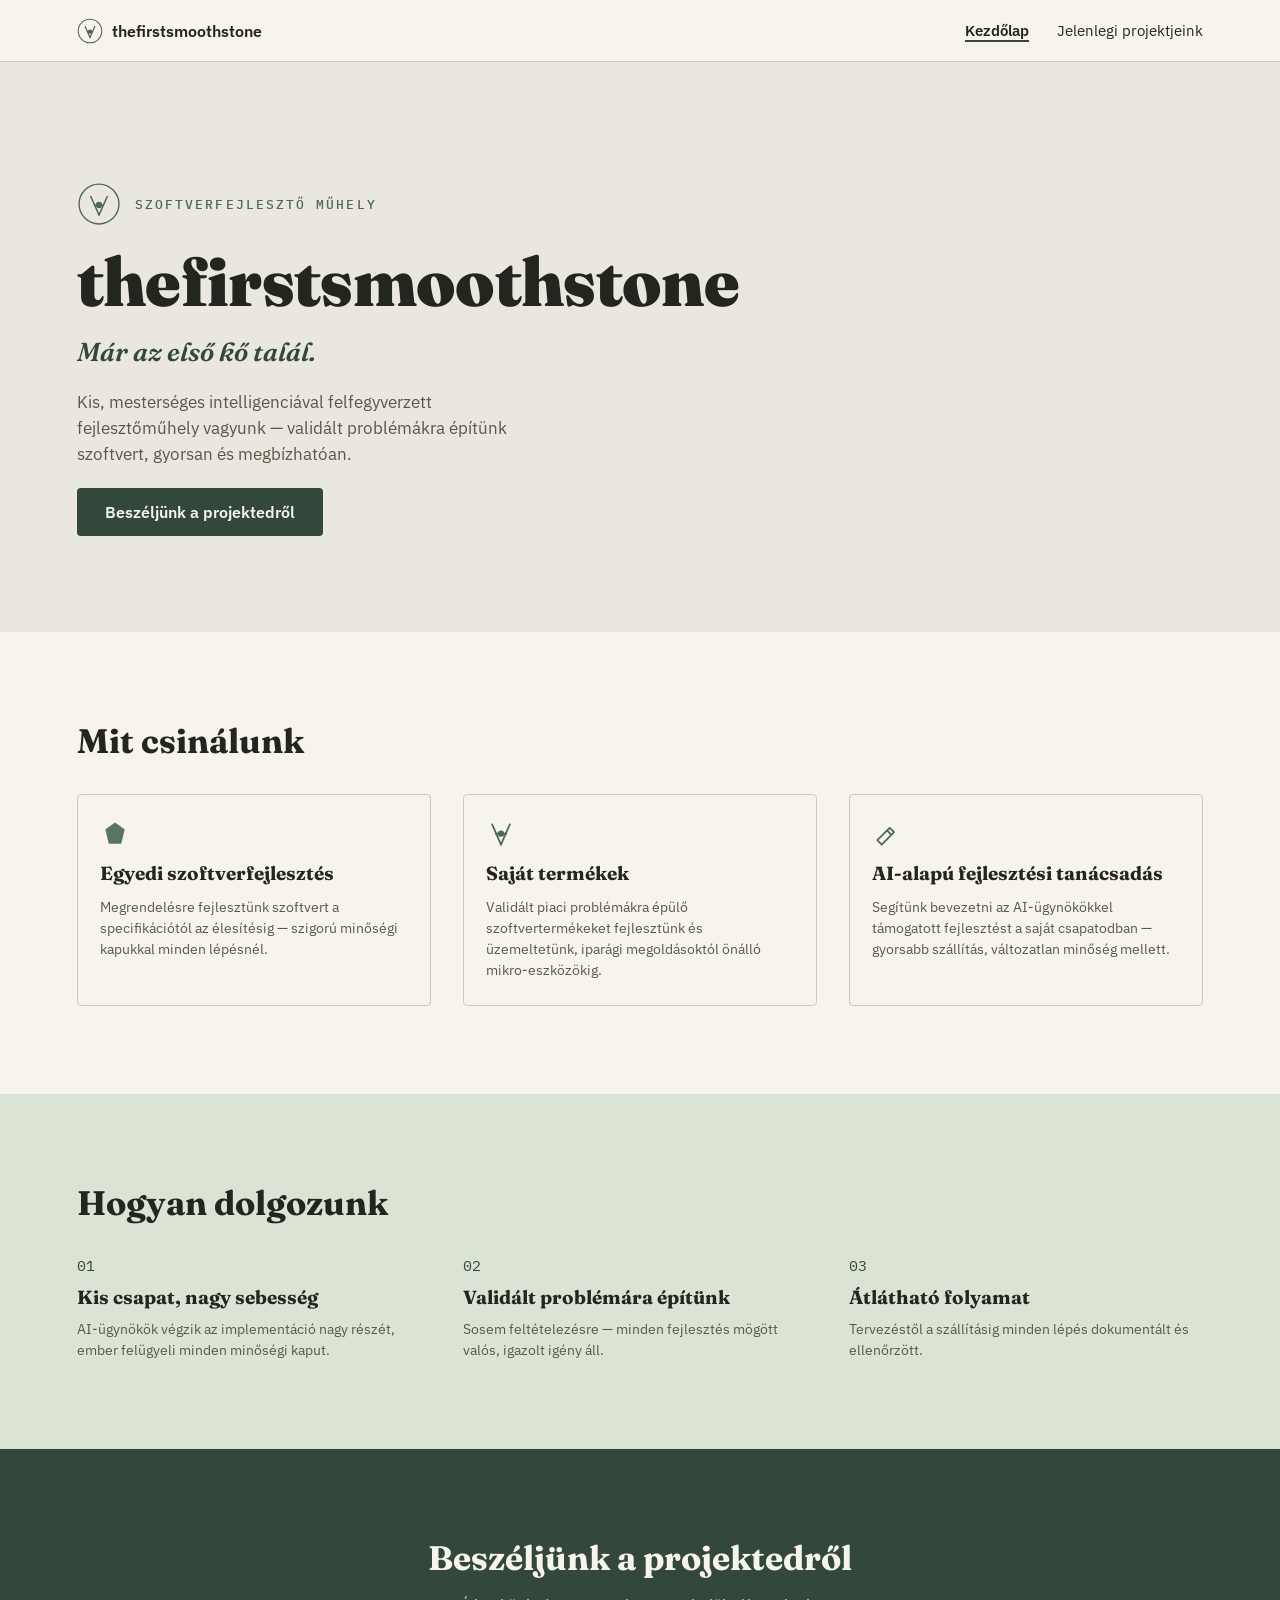
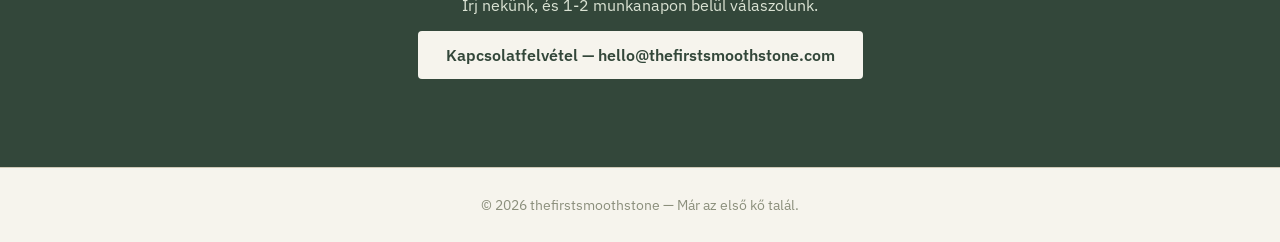
<file: index.html>
<!doctype html>
<html lang="hu">
<head>
<meta charset="utf-8">
<title>thefirstsmoothstone — szoftverfejlesztő műhely</title>
<meta name="viewport" content="width=device-width, initial-scale=1">
<meta name="description" content="Kis, mesterséges intelligenciával felfegyverzett fejlesztőműhely — validált problémákra épülő szoftver, egyedi fejlesztés és AI-alapú fejlesztési tanácsadás.">
<link rel="preconnect" href="https://fonts.googleapis.com">
<link rel="preconnect" href="https://fonts.gstatic.com" crossorigin>
<link rel="stylesheet" href="https://fonts.googleapis.com/css2?family=Fraunces:ital,opsz,wght@0,9..144,700;0,9..144,900;1,9..144,600&family=IBM+Plex+Sans:wght@400;600&family=IBM+Plex+Mono:wght@500&display=swap">
<link rel="stylesheet" href="/assets/style.css">
</head>
<body>

<header class="nav">
  <a class="nav-brand" href="/">
    <svg class="nav-emblem" viewBox="0 0 64 64" xmlns="http://www.w3.org/2000/svg" aria-hidden="true">
      <circle cx="32" cy="32" r="29" fill="none" stroke="#4C6952" stroke-width="2.6"/>
      <line x1="32" y1="48" x2="20" y2="21" stroke="#4C6952" stroke-width="3" stroke-linecap="round"/>
      <line x1="32" y1="48" x2="44" y2="21" stroke="#4C6952" stroke-width="3" stroke-linecap="round"/>
      <line x1="25.5" y1="33.5" x2="38.5" y2="33.5" stroke="#4C6952" stroke-width="3" stroke-linecap="round"/>
      <circle cx="32" cy="33.5" r="5.5" fill="#4C6952"/>
    </svg>
    <span>thefirstsmoothstone</span>
  </a>
  <nav class="nav-links">
    <a href="/" class="active">Kezdőlap</a>
    <a href="/projektek/">Jelenlegi projektjeink</a>
  </nav>
</header>

<section class="hero">
  <div class="kicker">
    <svg viewBox="0 0 64 64" xmlns="http://www.w3.org/2000/svg" aria-hidden="true">
      <circle cx="32" cy="32" r="29" fill="none" stroke="#4C6952" stroke-width="2"/>
      <line x1="32" y1="48" x2="20" y2="21" stroke="#4C6952" stroke-width="2.2" stroke-linecap="round"/>
      <line x1="32" y1="48" x2="44" y2="21" stroke="#4C6952" stroke-width="2.2" stroke-linecap="round"/>
      <line x1="25.5" y1="33.5" x2="38.5" y2="33.5" stroke="#4C6952" stroke-width="2.2" stroke-linecap="round"/>
      <circle cx="32" cy="33.5" r="4.6" fill="#4C6952"/>
    </svg>
    <span>Szoftverfejlesztő műhely</span>
  </div>
  <h1 class="brand-title">thefirstsmoothstone</h1>
  <p class="tagline">Már az első kő talál.</p>
  <p class="lead">Kis, mesterséges intelligenciával felfegyverzett fejlesztőműhely vagyunk — validált problémákra építünk szoftvert, gyorsan és megbízhatóan.</p>
  <a class="btn" href="mailto:hello@thefirstsmoothstone.com">Beszéljünk a projektedről</a>
</section>

<section class="section section--surface">
  <h2 class="section-title">Mit csinálunk</h2>
  <div class="cards">
    <div class="card">
      <svg viewBox="0 0 34 34" xmlns="http://www.w3.org/2000/svg" aria-hidden="true"><path d="M17 4 L28 12 L24 28 L10 28 L6 12 Z" fill="#4C6952" opacity="0.92"/></svg>
      <h3>Egyedi szoftverfejlesztés</h3>
      <p>Megrendelésre fejlesztünk szoftvert a specifikációtól az élesítésig — szigorú minőségi kapukkal minden lépésnél.</p>
    </div>
    <div class="card">
      <svg viewBox="0 0 34 34" xmlns="http://www.w3.org/2000/svg" aria-hidden="true"><line x1="17" y1="29" x2="7" y2="6" stroke="#4C6952" stroke-width="2" stroke-linecap="round"/><line x1="17" y1="29" x2="27" y2="6" stroke="#4C6952" stroke-width="2" stroke-linecap="round"/><line x1="11" y1="16.5" x2="23" y2="16.5" stroke="#4C6952" stroke-width="2" stroke-linecap="round"/><circle cx="17" cy="16.5" r="3.6" fill="#4C6952"/></svg>
      <h3>Saját termékek</h3>
      <p>Validált piaci problémákra épülő szoftvertermékeket fejlesztünk és üzemeltetünk, iparági megoldásoktól önálló mikro-eszközökig.</p>
    </div>
    <div class="card">
      <svg viewBox="0 0 34 34" xmlns="http://www.w3.org/2000/svg" aria-hidden="true"><path d="M6 24 L20 10 L25 15 L11 29 Z" fill="none" stroke="#4C6952" stroke-width="2" stroke-linejoin="round"/><line x1="17" y1="13" x2="22" y2="18" stroke="#4C6952" stroke-width="2"/></svg>
      <h3>AI-alapú fejlesztési tanácsadás</h3>
      <p>Segítünk bevezetni az AI-ügynökökkel támogatott fejlesztést a saját csapatodban — gyorsabb szállítás, változatlan minőség mellett.</p>
    </div>
  </div>
</section>

<section class="section section--trust">
  <h2 class="section-title">Hogyan dolgozunk</h2>
  <div class="points">
    <div class="point">
      <span class="n">01</span>
      <h3>Kis csapat, nagy sebesség</h3>
      <p>AI-ügynökök végzik az implementáció nagy részét, ember felügyeli minden minőségi kaput.</p>
    </div>
    <div class="point">
      <span class="n">02</span>
      <h3>Validált problémára építünk</h3>
      <p>Sosem feltételezésre — minden fejlesztés mögött valós, igazolt igény áll.</p>
    </div>
    <div class="point">
      <span class="n">03</span>
      <h3>Átlátható folyamat</h3>
      <p>Tervezéstől a szállításig minden lépés dokumentált és ellenőrzött.</p>
    </div>
  </div>
</section>

<section class="section section--cta">
  <h2 class="section-title">Beszéljünk a projektedről</h2>
  <p>Írj nekünk, és 1-2 munkanapon belül válaszolunk.</p>
  <a class="btn btn-inverse" href="mailto:hello@thefirstsmoothstone.com">Kapcsolatfelvétel — hello@thefirstsmoothstone.com</a>
</section>

<footer class="site-footer">© 2026 thefirstsmoothstone — Már az első kő talál.</footer>

</body>
</html>
</file>
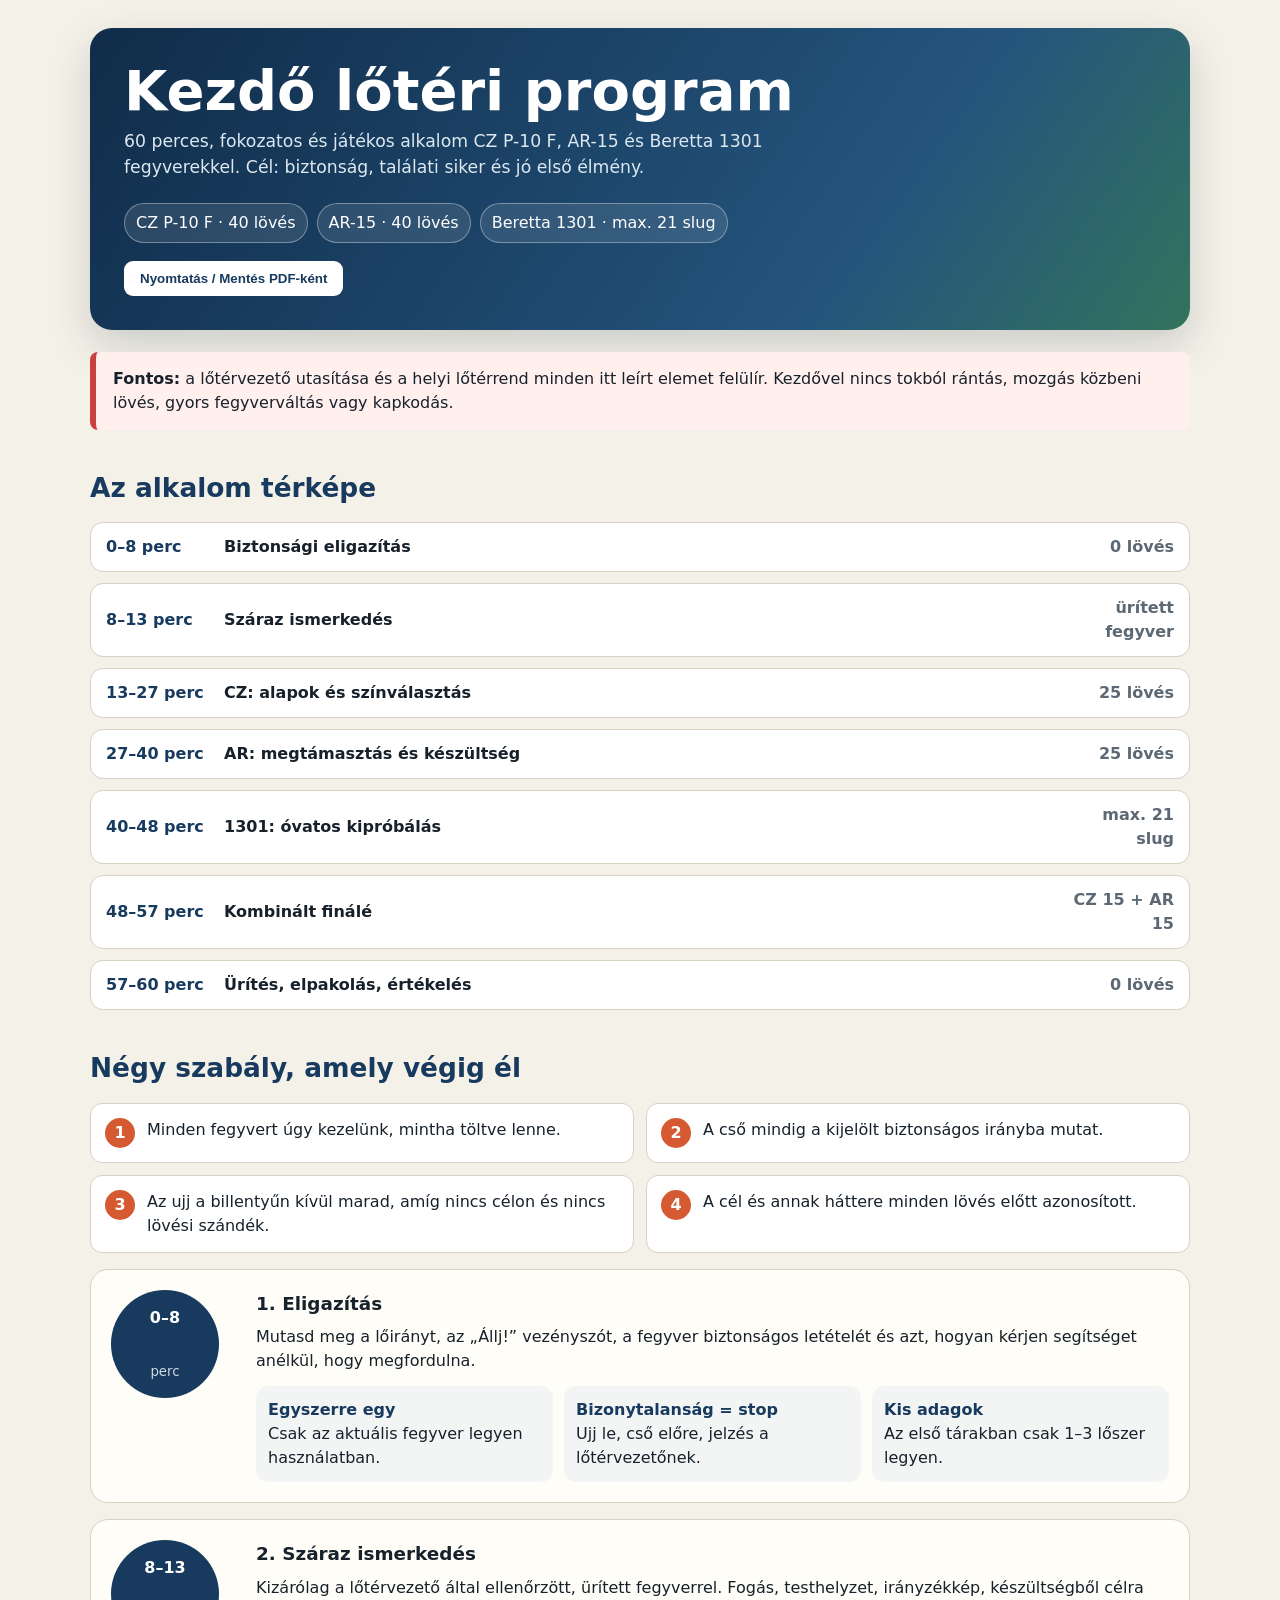
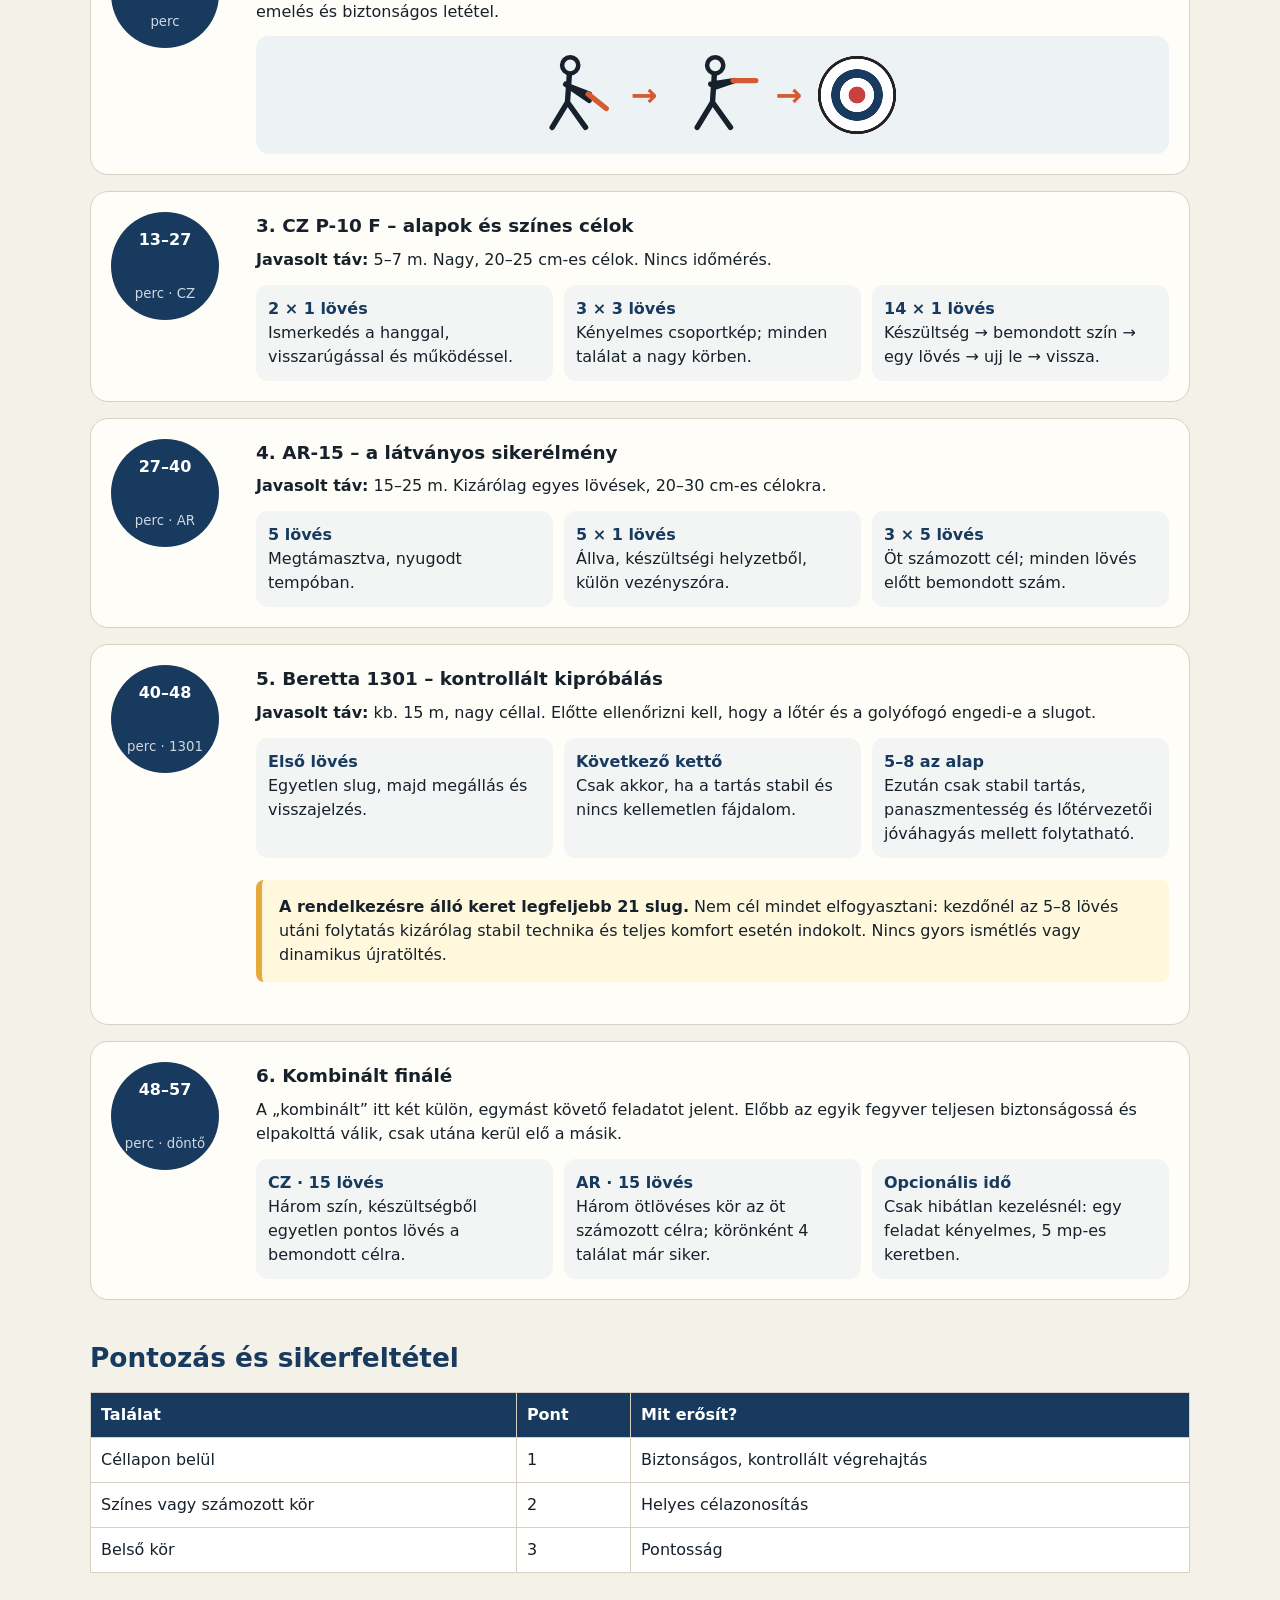
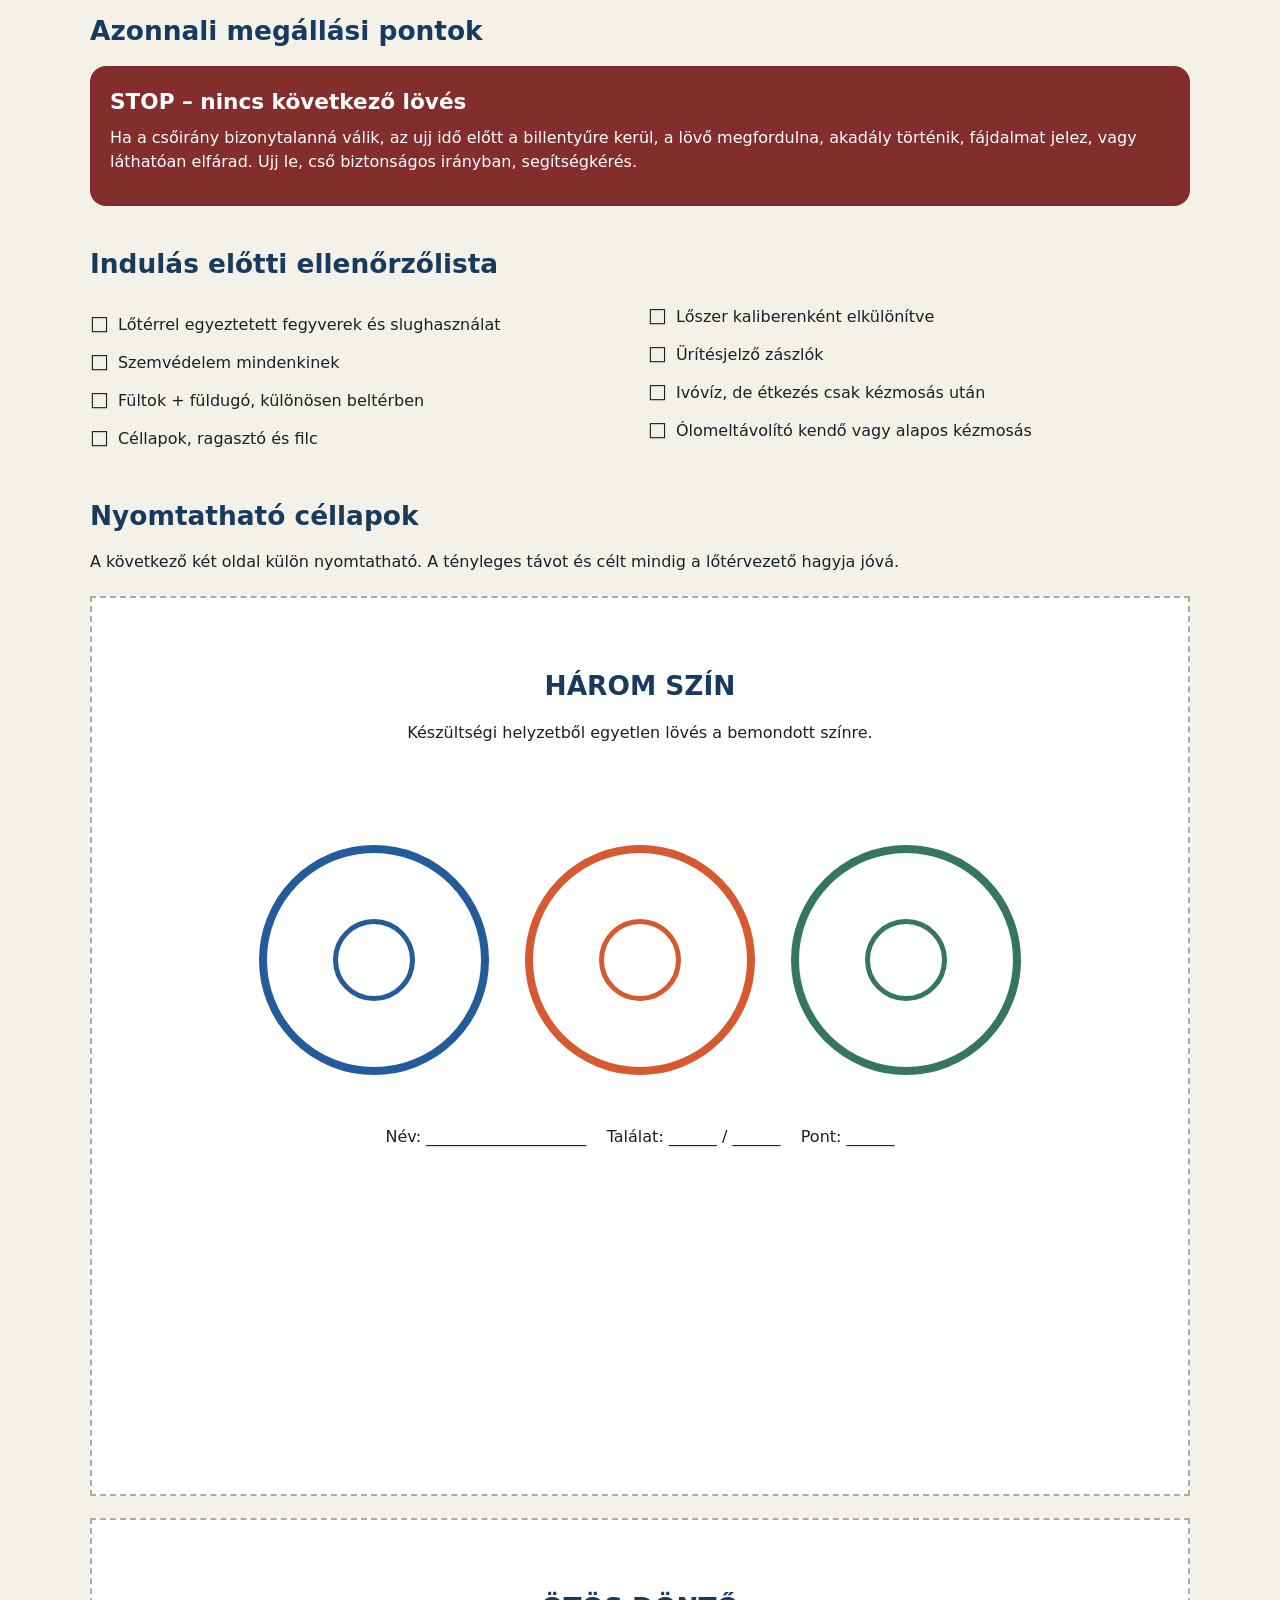
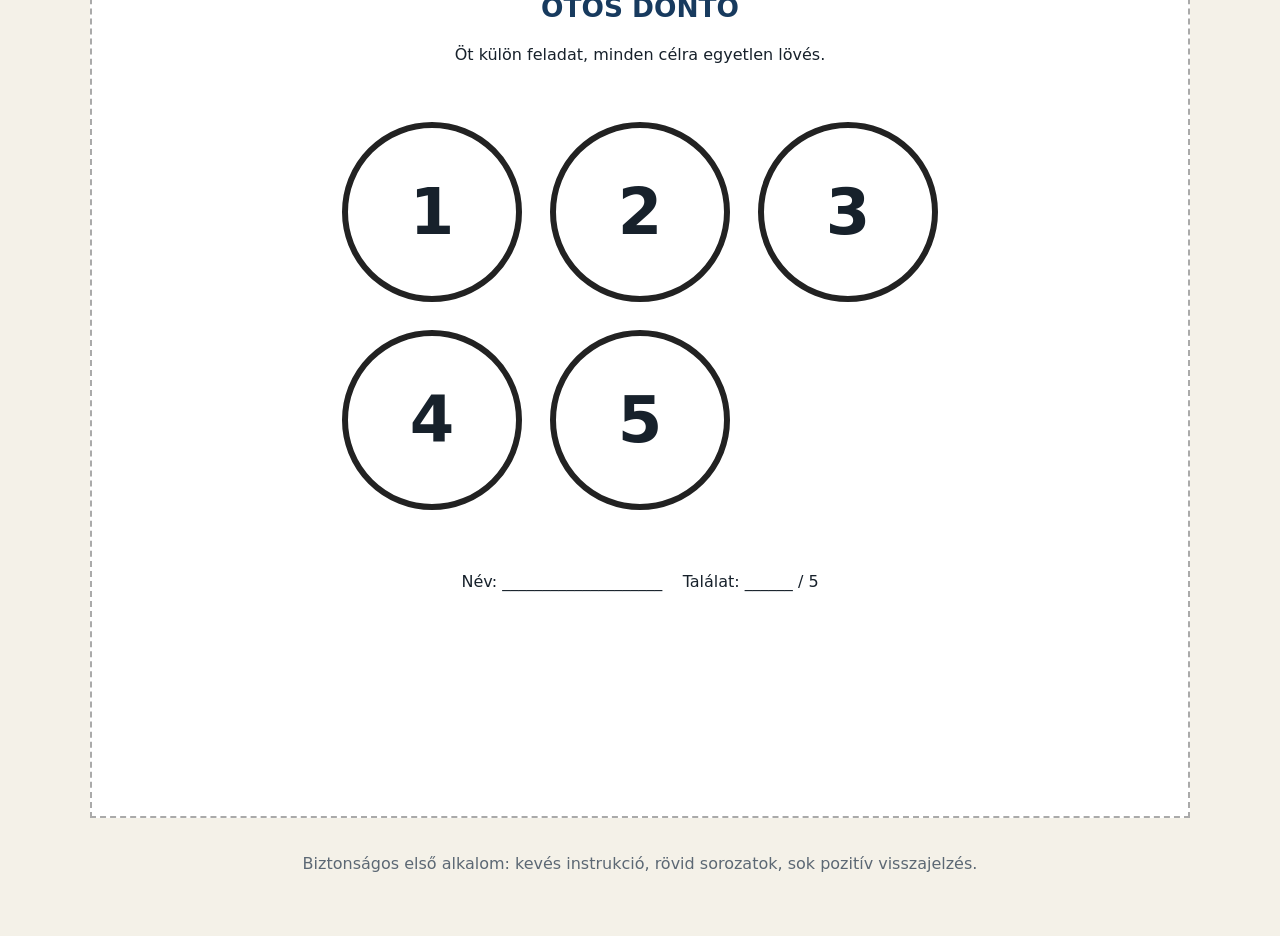
<file: biropeti30loveszet/index.html>
<!doctype html>
<html lang="hu">
<head>
  <meta charset="utf-8">
  <meta name="viewport" content="width=device-width, initial-scale=1">
  <title>Kezdő lőtéri program – 60 perc</title>
  <style>
    :root {
      --ink: #17212b;
      --muted: #5c6874;
      --paper: #f4f1e8;
      --card: #fffdf7;
      --accent: #d65a31;
      --navy: #173a5e;
      --green: #32745b;
      --gold: #e5a93d;
      --red: #c94040;
      --line: #d7d1c4;
    }
    * { box-sizing: border-box; }
    body {
      margin: 0;
      color: var(--ink);
      background: var(--paper);
      font: 16px/1.5 system-ui, -apple-system, "Segoe UI", sans-serif;
    }
    main { width: min(1100px, calc(100% - 32px)); margin: 28px auto 60px; }
    header {
      padding: 34px;
      color: white;
      border-radius: 22px;
      background: linear-gradient(125deg, #102c49, #24547d 70%, #34735e);
      box-shadow: 0 16px 40px rgba(22, 42, 60, .18);
    }
    h1 { margin: 0 0 8px; font-size: clamp(2rem, 5vw, 3.5rem); line-height: 1.05; }
    h2 { margin: 38px 0 15px; font-size: 1.65rem; color: var(--navy); }
    h3 { margin: 0 0 8px; font-size: 1.15rem; }
    p { margin: 6px 0 12px; }
    .subtitle { max-width: 720px; color: #dce8f0; font-size: 1.08rem; }
    .badges { display: flex; flex-wrap: wrap; gap: 9px; margin-top: 22px; }
    .badge { padding: 7px 11px; border: 1px solid rgba(255,255,255,.35); border-radius: 999px; background: rgba(255,255,255,.1); }
    .notice {
      margin: 22px 0;
      padding: 15px 17px;
      border-left: 6px solid var(--gold);
      border-radius: 8px;
      background: #fff8dd;
    }
    .danger { border-left-color: var(--red); background: #fff0ee; }
    .grid { display: grid; grid-template-columns: repeat(3, 1fr); gap: 16px; }
    .card {
      padding: 19px;
      border: 1px solid var(--line);
      border-radius: 16px;
      background: var(--card);
      box-shadow: 0 7px 18px rgba(41, 52, 61, .07);
    }
    .card svg { width: 46px; height: 46px; margin-bottom: 8px; color: var(--navy); }
    .card ul, .card ol { padding-left: 21px; margin: 9px 0 0; }
    .timeline { display: grid; gap: 11px; }
    .time-row {
      display: grid;
      grid-template-columns: 104px 1fr 115px;
      align-items: center;
      gap: 14px;
      padding: 12px 15px;
      border-radius: 13px;
      background: white;
      border: 1px solid var(--line);
    }
    .time { font-weight: 800; color: var(--navy); }
    .rounds { text-align: right; color: var(--muted); font-weight: 700; }
    .section-card {
      display: grid;
      grid-template-columns: 125px 1fr;
      gap: 20px;
      margin: 16px 0;
      padding: 20px;
      border: 1px solid var(--line);
      border-radius: 18px;
      background: var(--card);
    }
    .clock {
      display: grid;
      place-items: center;
      width: 108px;
      height: 108px;
      color: white;
      border-radius: 50%;
      background: var(--navy);
      text-align: center;
      font-weight: 800;
    }
    .clock small { display: block; font-weight: 500; opacity: .8; }
    .steps { display: grid; grid-template-columns: repeat(3, 1fr); gap: 11px; margin-top: 13px; }
    .step { padding: 12px; border-radius: 12px; background: #f3f5f5; }
    .step strong { display: block; color: var(--navy); }
    .visual {
      display: flex;
      align-items: center;
      justify-content: center;
      gap: 14px;
      padding: 14px;
      border-radius: 13px;
      background: #edf3f5;
    }
    .pose { width: 90px; height: 90px; }
    .arrow { color: var(--accent); font-size: 2rem; font-weight: 800; }
    .target-mini { width: 82px; height: 82px; border-radius: 50%; background: radial-gradient(circle, var(--red) 0 14%, white 15% 29%, var(--navy) 30% 44%, white 45% 62%, #222 63% 67%, transparent 68%); }
    .rule-grid { display: grid; grid-template-columns: repeat(2, 1fr); gap: 12px; }
    .rule { display: flex; gap: 12px; align-items: flex-start; padding: 14px; border-radius: 12px; background: white; border: 1px solid var(--line); }
    .rule b { display: grid; place-items: center; min-width: 30px; height: 30px; color: white; border-radius: 50%; background: var(--accent); }
    .stop-box { padding: 20px; color: white; border-radius: 16px; background: #842d2d; }
    .stop-box h3 { font-size: 1.35rem; }
    .score { width: 100%; border-collapse: collapse; background: white; }
    .score th, .score td { padding: 10px; border: 1px solid var(--line); text-align: left; }
    .score th { color: white; background: var(--navy); }
    .checklist { columns: 2; padding-left: 0; list-style: none; }
    .checklist li { break-inside: avoid; margin: 8px 0; }
    .checklist li::before { content: "□"; margin-right: 9px; font-size: 1.25rem; }
    .print-targets { margin-top: 40px; }
    .target-page {
      min-height: 900px;
      margin: 22px 0;
      padding: 30px;
      border: 2px dashed #aaa;
      background: white;
      text-align: center;
    }
    .three-targets { display: flex; justify-content: center; gap: 36px; margin: 100px 0 50px; }
    .circle-target { display: grid; place-items: center; width: 230px; aspect-ratio: 1; border: 8px solid currentColor; border-radius: 50%; font-size: 4rem; font-weight: 900; }
    .circle-target::after { content: ""; width: 34%; aspect-ratio: 1; border: 5px solid currentColor; border-radius: 50%; }
    .blue { color: #245b9b; } .orange { color: #d65a31; } .green { color: #35775c; }
    .number-targets { display: grid; grid-template-columns: repeat(3, 180px); justify-content: center; gap: 28px; margin-top: 55px; }
    .number-target { display: grid; place-items: center; width: 180px; aspect-ratio: 1; border: 6px solid #222; border-radius: 50%; font-size: 4rem; font-weight: 900; }
    footer { margin-top: 34px; color: var(--muted); text-align: center; }
    button { margin-top: 18px; padding: 10px 16px; border: 0; border-radius: 9px; color: var(--navy); background: white; font-weight: 750; cursor: pointer; }
    @media (max-width: 760px) {
      .grid, .steps { grid-template-columns: 1fr; }
      .section-card { grid-template-columns: 1fr; }
      .time-row { grid-template-columns: 82px 1fr; }
      .rounds { grid-column: 2; text-align: left; }
      .rule-grid { grid-template-columns: 1fr; }
      .checklist { columns: 1; }
      .three-targets { flex-direction: column; align-items: center; margin-top: 35px; }
      .number-targets { grid-template-columns: repeat(2, 145px); }
      .number-target { width: 145px; }
    }
    @media print {
      body { background: white; font-size: 11pt; }
      main { width: 100%; margin: 0; }
      header { border-radius: 0; box-shadow: none; print-color-adjust: exact; -webkit-print-color-adjust: exact; }
      button { display: none; }
      .card, .section-card { box-shadow: none; break-inside: avoid; }
      .target-page { page-break-before: always; min-height: 96vh; border: 0; }
      .print-targets h2, .print-targets > p { display: none; }
      .circle-target, .number-target, .target-mini, header, .clock, .stop-box, .step, .notice { print-color-adjust: exact; -webkit-print-color-adjust: exact; }
    }
  </style>
</head>
<body>
<main>
  <header>
    <h1>Kezdő lőtéri program</h1>
    <p class="subtitle">60 perces, fokozatos és játékos alkalom CZ P-10 F, AR-15 és Beretta 1301 fegyverekkel. Cél: biztonság, találati siker és jó első élmény.</p>
    <div class="badges">
      <span class="badge">CZ P-10 F · 40 lövés</span>
      <span class="badge">AR-15 · 40 lövés</span>
      <span class="badge">Beretta 1301 · max. 21 slug</span>
    </div>
    <button onclick="window.print()">Nyomtatás / Mentés PDF-ként</button>
  </header>

  <div class="notice danger"><strong>Fontos:</strong> a lőtérvezető utasítása és a helyi lőtérrend minden itt leírt elemet felülír. Kezdővel nincs tokból rántás, mozgás közbeni lövés, gyors fegyverváltás vagy kapkodás.</div>

  <h2>Az alkalom térképe</h2>
  <div class="timeline">
    <div class="time-row"><span class="time">0–8 perc</span><strong>Biztonsági eligazítás</strong><span class="rounds">0 lövés</span></div>
    <div class="time-row"><span class="time">8–13 perc</span><strong>Száraz ismerkedés</strong><span class="rounds">ürített fegyver</span></div>
    <div class="time-row"><span class="time">13–27 perc</span><strong>CZ: alapok és színválasztás</strong><span class="rounds">25 lövés</span></div>
    <div class="time-row"><span class="time">27–40 perc</span><strong>AR: megtámasztás és készültség</strong><span class="rounds">25 lövés</span></div>
    <div class="time-row"><span class="time">40–48 perc</span><strong>1301: óvatos kipróbálás</strong><span class="rounds">max. 21 slug</span></div>
    <div class="time-row"><span class="time">48–57 perc</span><strong>Kombinált finálé</strong><span class="rounds">CZ 15 + AR 15</span></div>
    <div class="time-row"><span class="time">57–60 perc</span><strong>Ürítés, elpakolás, értékelés</strong><span class="rounds">0 lövés</span></div>
  </div>

  <h2>Négy szabály, amely végig él</h2>
  <div class="rule-grid">
    <div class="rule"><b>1</b><span>Minden fegyvert úgy kezelünk, mintha töltve lenne.</span></div>
    <div class="rule"><b>2</b><span>A cső mindig a kijelölt biztonságos irányba mutat.</span></div>
    <div class="rule"><b>3</b><span>Az ujj a billentyűn kívül marad, amíg nincs célon és nincs lövési szándék.</span></div>
    <div class="rule"><b>4</b><span>A cél és annak háttere minden lövés előtt azonosított.</span></div>
  </div>

  <section class="section-card">
    <div class="clock">0–8<small>perc</small></div>
    <div>
      <h3>1. Eligazítás</h3>
      <p>Mutasd meg a lőirányt, az „Állj!” vezényszót, a fegyver biztonságos letételét és azt, hogyan kérjen segítséget anélkül, hogy megfordulna.</p>
      <div class="steps">
        <div class="step"><strong>Egyszerre egy</strong>Csak az aktuális fegyver legyen használatban.</div>
        <div class="step"><strong>Bizonytalanság = stop</strong>Ujj le, cső előre, jelzés a lőtérvezetőnek.</div>
        <div class="step"><strong>Kis adagok</strong>Az első tárakban csak 1–3 lőszer legyen.</div>
      </div>
    </div>
  </section>

  <section class="section-card">
    <div class="clock">8–13<small>perc</small></div>
    <div>
      <h3>2. Száraz ismerkedés</h3>
      <p>Kizárólag a lőtérvezető által ellenőrzött, ürített fegyverrel. Fogás, testhelyzet, irányzékkép, készültségből célra emelés és biztonságos letétel.</p>
      <div class="visual" aria-label="Készültségi helyzetből célra emelés szemléltetése">
        <svg class="pose" viewBox="0 0 100 100" role="img" aria-label="Biztonságos készültségi helyzet">
          <circle cx="48" cy="17" r="9" fill="none" stroke="currentColor" stroke-width="5"/>
          <path d="M47 28 L45 58 L28 86 M45 58 L65 86 M43 38 L69 56 M46 40 L69 49" fill="none" stroke="currentColor" stroke-width="6" stroke-linecap="round"/>
          <path d="M68 49 L88 65" stroke="#d65a31" stroke-width="6" stroke-linecap="round"/>
        </svg>
        <span class="arrow">→</span>
        <svg class="pose" viewBox="0 0 100 100" role="img" aria-label="Célra emelt helyzet">
          <circle cx="48" cy="17" r="9" fill="none" stroke="currentColor" stroke-width="5"/>
          <path d="M47 28 L45 58 L28 86 M45 58 L65 86 M43 38 L69 34 M46 42 L69 34" fill="none" stroke="currentColor" stroke-width="6" stroke-linecap="round"/>
          <path d="M68 34 L93 34" stroke="#d65a31" stroke-width="6" stroke-linecap="round"/>
        </svg>
        <span class="arrow">→</span>
        <div class="target-mini" aria-label="Kör alakú cél"></div>
      </div>
    </div>
  </section>

  <section class="section-card">
    <div class="clock">13–27<small>perc · CZ</small></div>
    <div>
      <h3>3. CZ P-10 F – alapok és színes célok</h3>
      <p><strong>Javasolt táv:</strong> 5–7 m. Nagy, 20–25 cm-es célok. Nincs időmérés.</p>
      <div class="steps">
        <div class="step"><strong>2 × 1 lövés</strong>Ismerkedés a hanggal, visszarúgással és működéssel.</div>
        <div class="step"><strong>3 × 3 lövés</strong>Kényelmes csoportkép; minden találat a nagy körben.</div>
        <div class="step"><strong>14 × 1 lövés</strong>Készültség → bemondott szín → egy lövés → ujj le → vissza.</div>
      </div>
    </div>
  </section>

  <section class="section-card">
    <div class="clock">27–40<small>perc · AR</small></div>
    <div>
      <h3>4. AR-15 – a látványos sikerélmény</h3>
      <p><strong>Javasolt táv:</strong> 15–25 m. Kizárólag egyes lövések, 20–30 cm-es célokra.</p>
      <div class="steps">
        <div class="step"><strong>5 lövés</strong>Megtámasztva, nyugodt tempóban.</div>
        <div class="step"><strong>5 × 1 lövés</strong>Állva, készültségi helyzetből, külön vezényszóra.</div>
        <div class="step"><strong>3 × 5 lövés</strong>Öt számozott cél; minden lövés előtt bemondott szám.</div>
      </div>
    </div>
  </section>

  <section class="section-card">
    <div class="clock">40–48<small>perc · 1301</small></div>
    <div>
      <h3>5. Beretta 1301 – kontrollált kipróbálás</h3>
      <p><strong>Javasolt táv:</strong> kb. 15 m, nagy céllal. Előtte ellenőrizni kell, hogy a lőtér és a golyófogó engedi-e a slugot.</p>
      <div class="steps">
        <div class="step"><strong>Első lövés</strong>Egyetlen slug, majd megállás és visszajelzés.</div>
        <div class="step"><strong>Következő kettő</strong>Csak akkor, ha a tartás stabil és nincs kellemetlen fájdalom.</div>
        <div class="step"><strong>5–8 az alap</strong>Ezután csak stabil tartás, panaszmentesség és lőtérvezetői jóváhagyás mellett folytatható.</div>
      </div>
      <div class="notice"><strong>A rendelkezésre álló keret legfeljebb 21 slug.</strong> Nem cél mindet elfogyasztani: kezdőnél az 5–8 lövés utáni folytatás kizárólag stabil technika és teljes komfort esetén indokolt. Nincs gyors ismétlés vagy dinamikus újratöltés.</div>
    </div>
  </section>

  <section class="section-card">
    <div class="clock">48–57<small>perc · döntő</small></div>
    <div>
      <h3>6. Kombinált finálé</h3>
      <p>A „kombinált” itt két külön, egymást követő feladatot jelent. Előbb az egyik fegyver teljesen biztonságossá és elpakolttá válik, csak utána kerül elő a másik.</p>
      <div class="steps">
        <div class="step"><strong>CZ · 15 lövés</strong>Három szín, készültségből egyetlen pontos lövés a bemondott célra.</div>
        <div class="step"><strong>AR · 15 lövés</strong>Három ötlövéses kör az öt számozott célra; körönként 4 találat már siker.</div>
        <div class="step"><strong>Opcionális idő</strong>Csak hibátlan kezelésnél: egy feladat kényelmes, 5 mp-es keretben.</div>
      </div>
    </div>
  </section>

  <h2>Pontozás és sikerfeltétel</h2>
  <table class="score">
    <thead><tr><th>Találat</th><th>Pont</th><th>Mit erősít?</th></tr></thead>
    <tbody>
      <tr><td>Céllapon belül</td><td>1</td><td>Biztonságos, kontrollált végrehajtás</td></tr>
      <tr><td>Színes vagy számozott kör</td><td>2</td><td>Helyes célazonosítás</td></tr>
      <tr><td>Belső kör</td><td>3</td><td>Pontosság</td></tr>
    </tbody>
  </table>

  <h2>Azonnali megállási pontok</h2>
  <div class="stop-box">
    <h3>STOP – nincs következő lövés</h3>
    <p>Ha a csőirány bizonytalanná válik, az ujj idő előtt a billentyűre kerül, a lövő megfordulna, akadály történik, fájdalmat jelez, vagy láthatóan elfárad. Ujj le, cső biztonságos irányban, segítségkérés.</p>
  </div>

  <h2>Indulás előtti ellenőrzőlista</h2>
  <ul class="checklist">
    <li>Lőtérrel egyeztetett fegyverek és slughasználat</li>
    <li>Szemvédelem mindenkinek</li>
    <li>Fültok + füldugó, különösen beltérben</li>
    <li>Céllapok, ragasztó és filc</li>
    <li>Lőszer kaliberenként elkülönítve</li>
    <li>Ürítésjelző zászlók</li>
    <li>Ivóvíz, de étkezés csak kézmosás után</li>
    <li>Ólomeltávolító kendő vagy alapos kézmosás</li>
  </ul>

  <section class="print-targets">
    <h2>Nyomtatható céllapok</h2>
    <p>A következő két oldal külön nyomtatható. A tényleges távot és célt mindig a lőtérvezető hagyja jóvá.</p>

    <div class="target-page">
      <h2>HÁROM SZÍN</h2>
      <p>Készültségi helyzetből egyetlen lövés a bemondott színre.</p>
      <div class="three-targets">
        <div class="circle-target blue" aria-label="Kék cél"></div>
        <div class="circle-target orange" aria-label="Narancs cél"></div>
        <div class="circle-target green" aria-label="Zöld cél"></div>
      </div>
      <p>Név: ____________________ &nbsp;&nbsp; Találat: ______ / ______ &nbsp;&nbsp; Pont: ______</p>
    </div>

    <div class="target-page">
      <h2>ÖTÖS DÖNTŐ</h2>
      <p>Öt külön feladat, minden célra egyetlen lövés.</p>
      <div class="number-targets">
        <div class="number-target">1</div><div class="number-target">2</div><div class="number-target">3</div>
        <div class="number-target">4</div><div class="number-target">5</div>
      </div>
      <p style="margin-top:60px">Név: ____________________ &nbsp;&nbsp; Találat: ______ / 5</p>
    </div>
  </section>

  <footer>Biztonságos első alkalom: kevés instrukció, rövid sorozatok, sok pozitív visszajelzés.</footer>
</main>
</body>
</html>
</file>
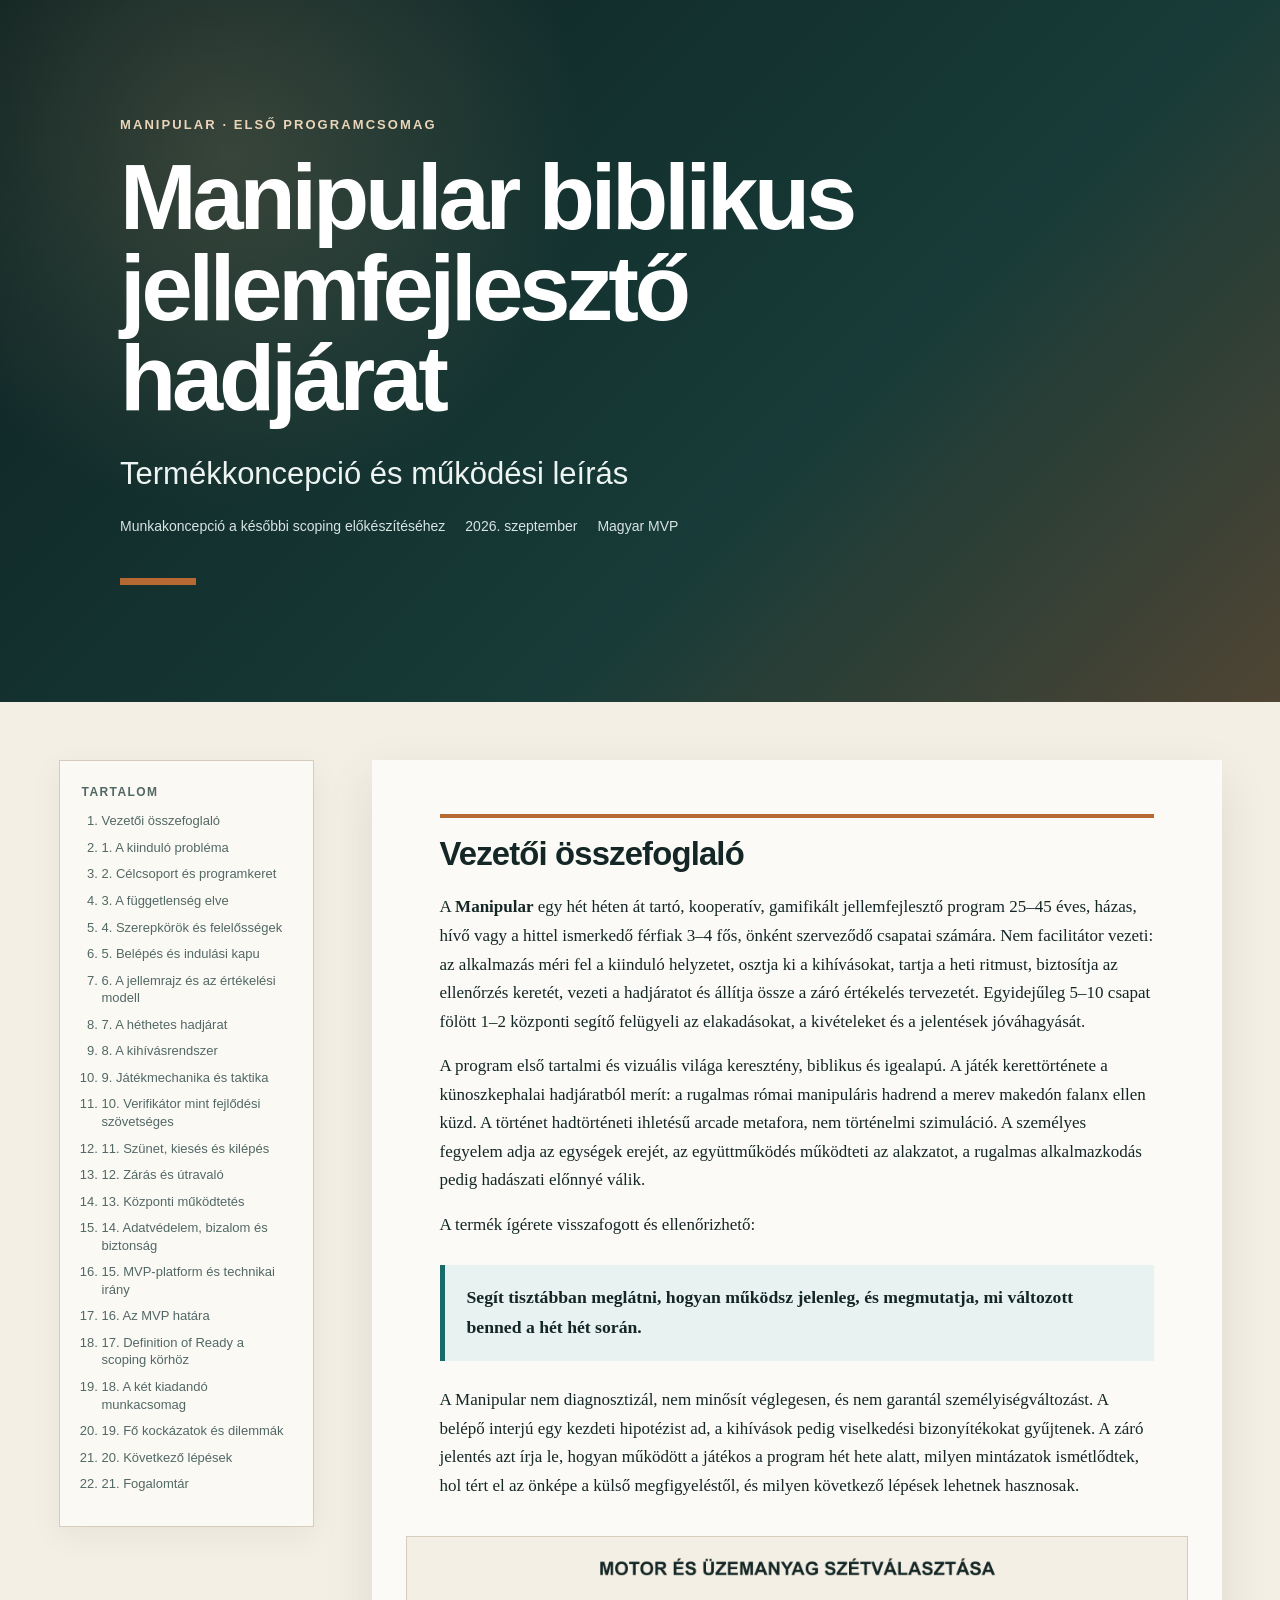
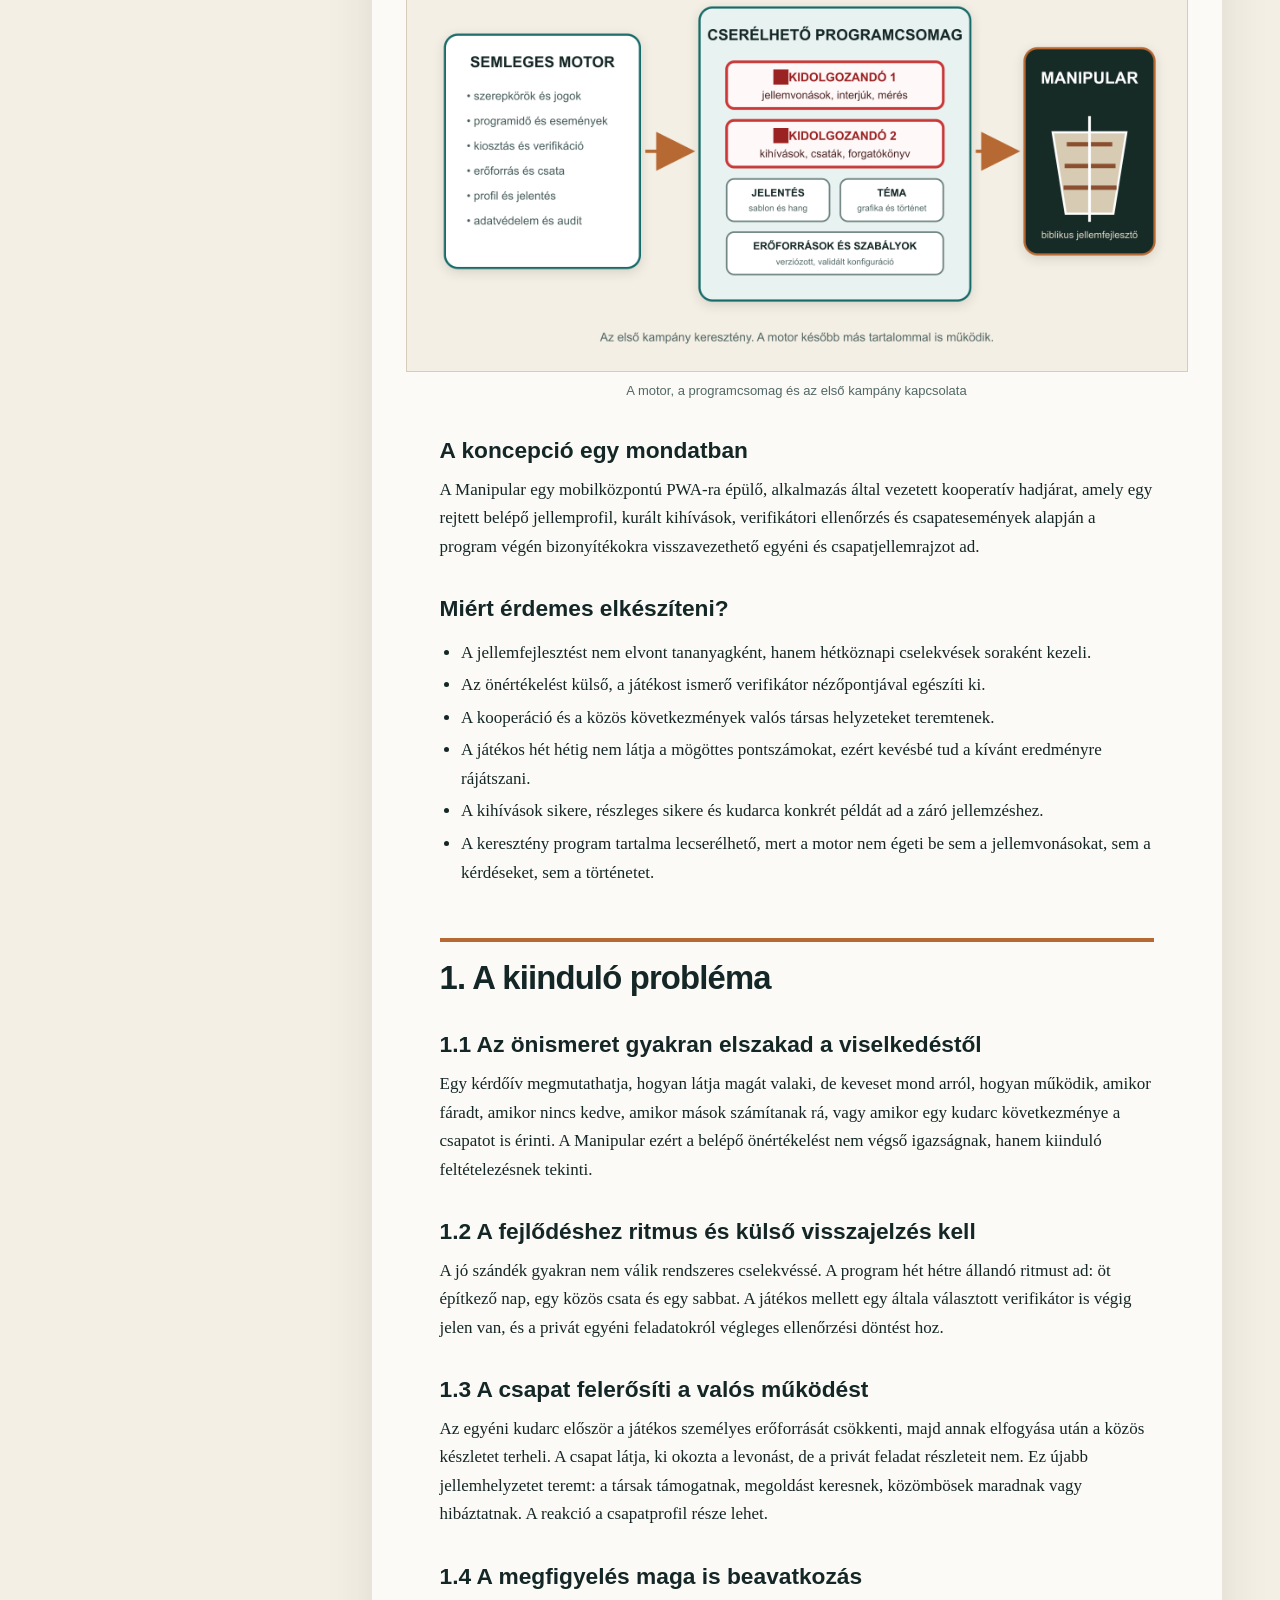
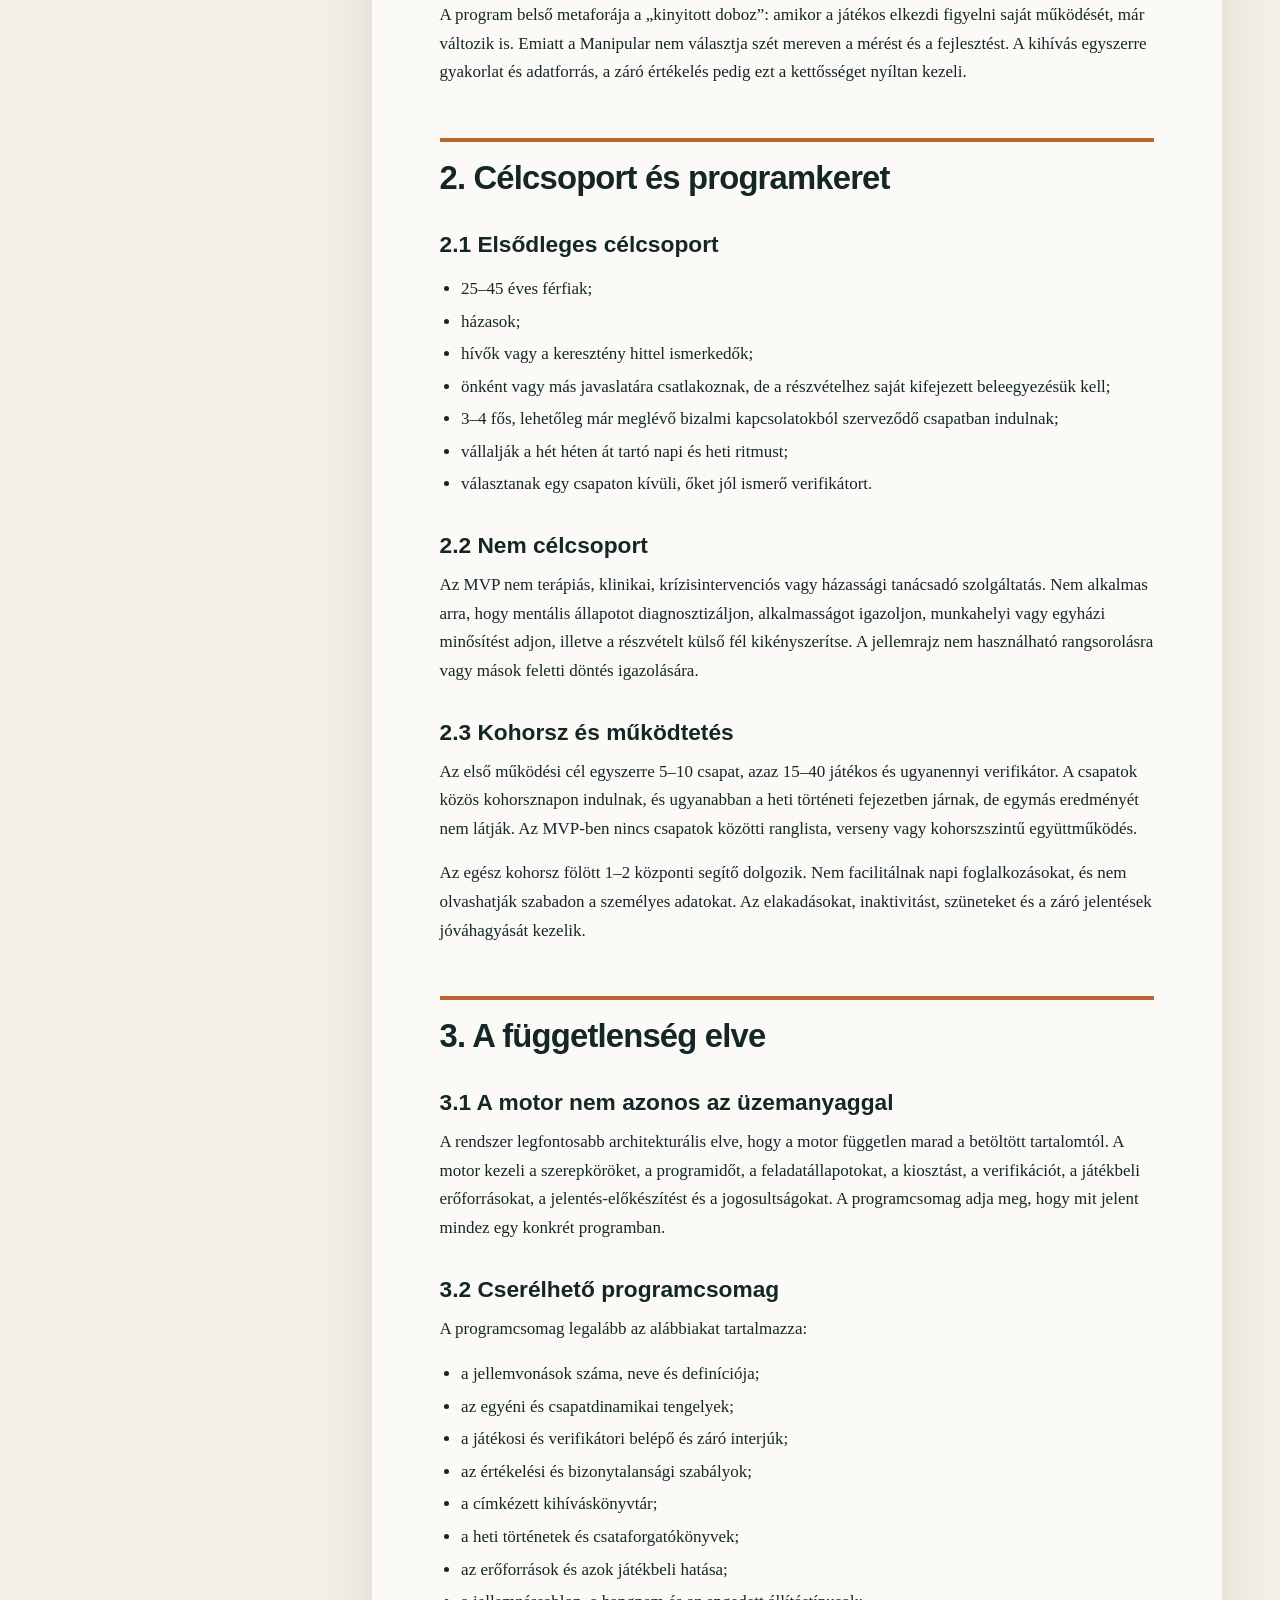
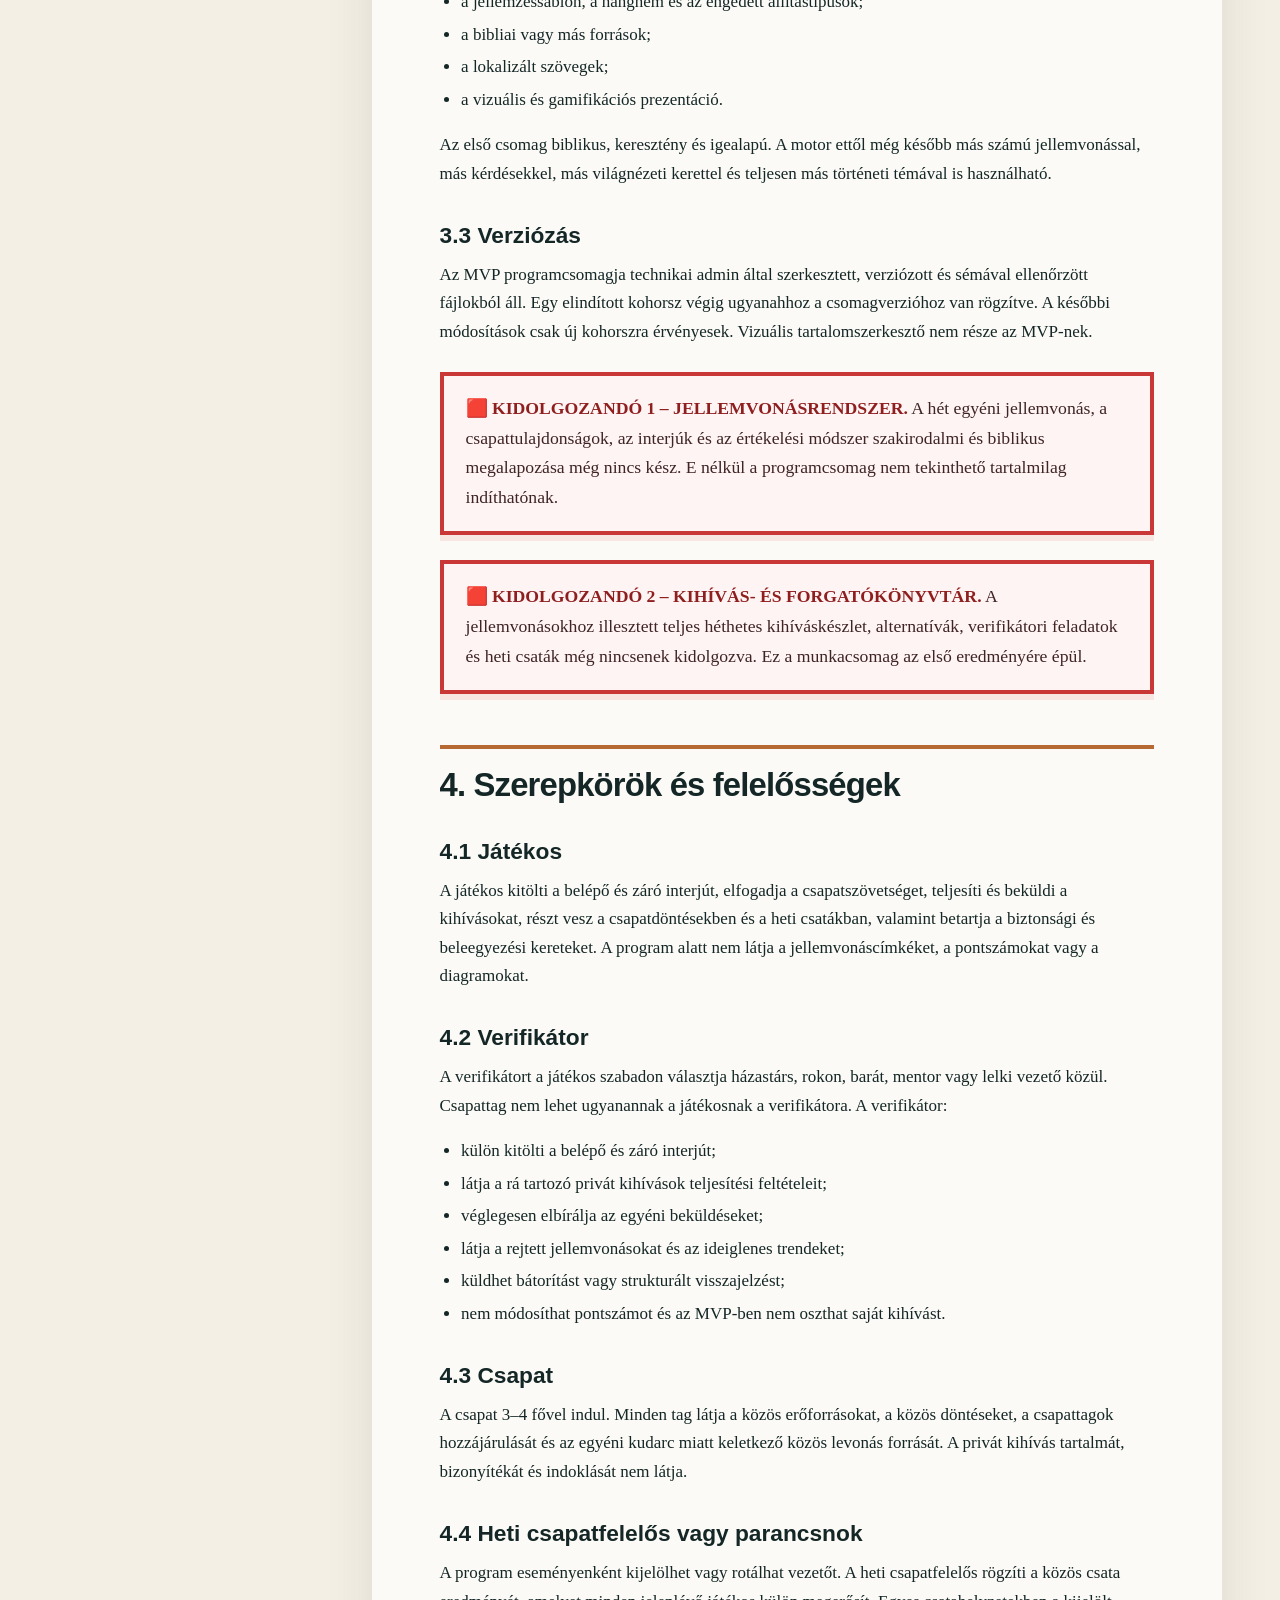
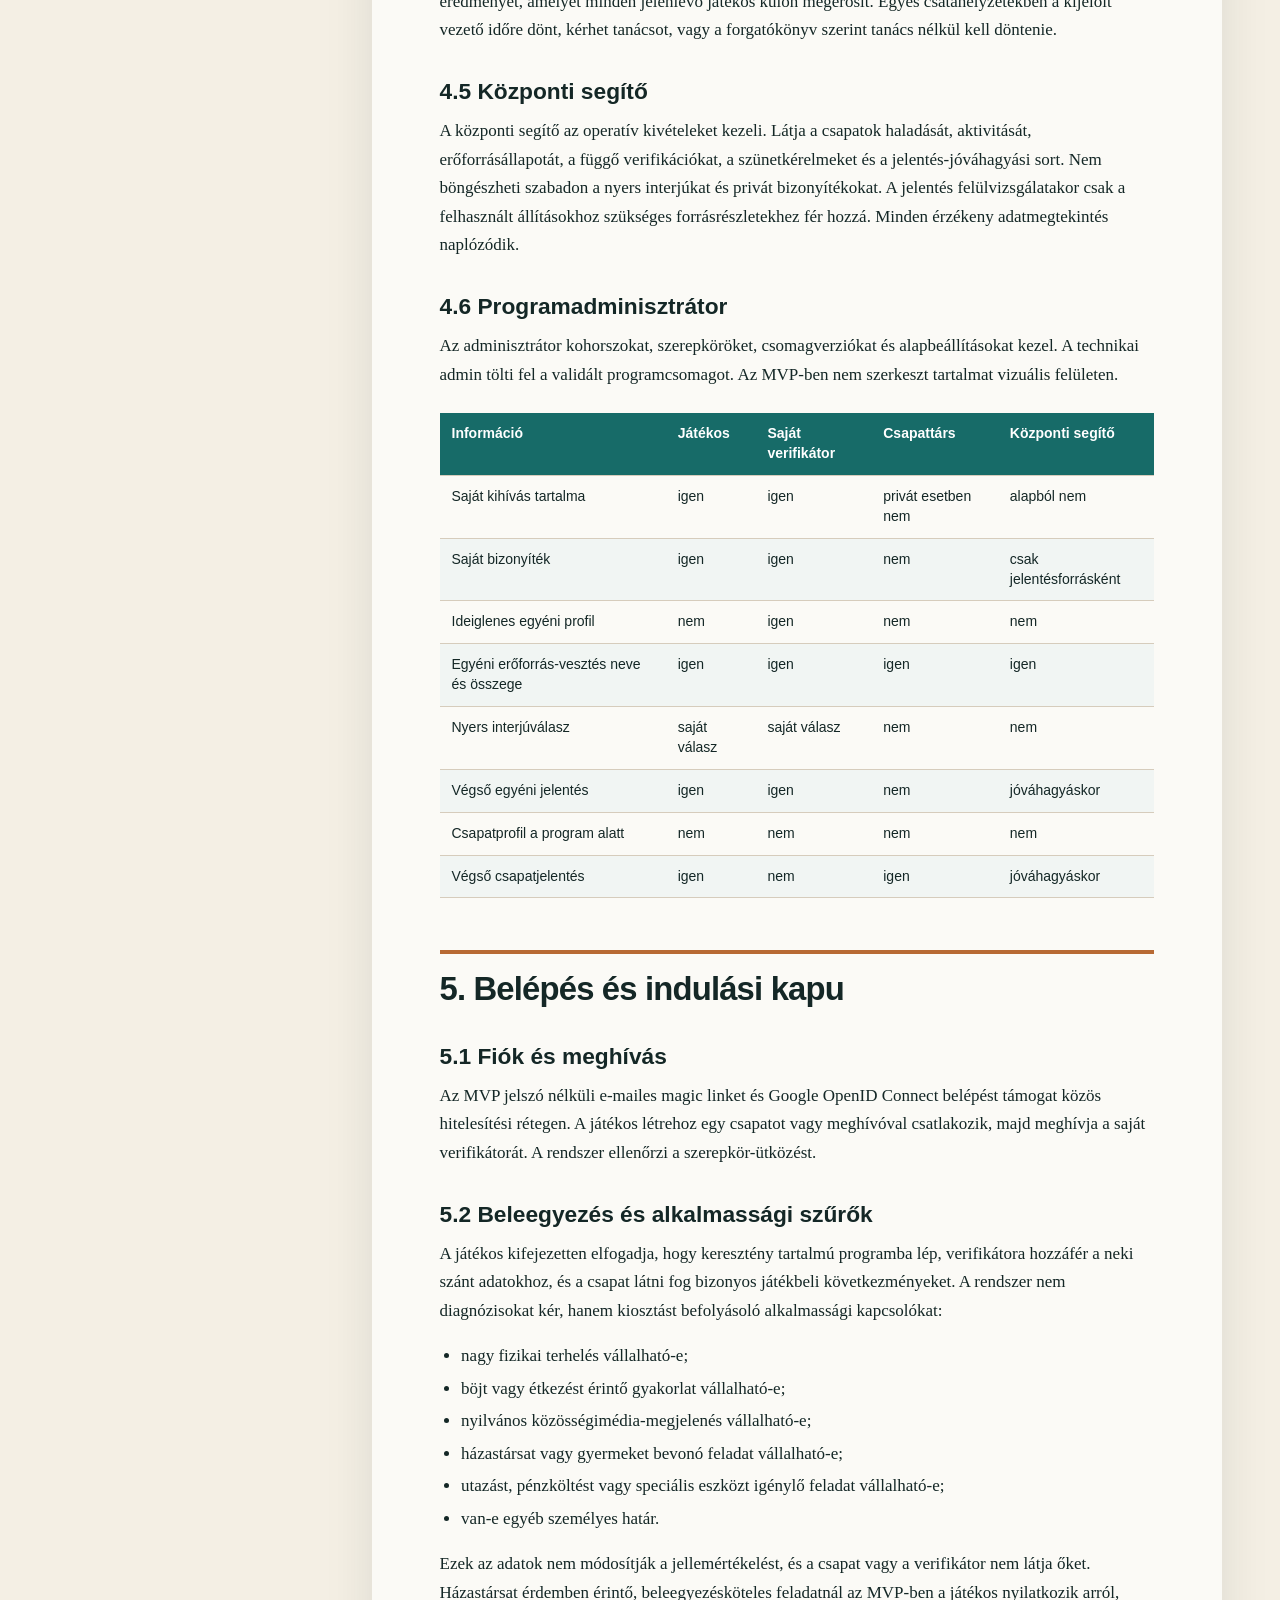
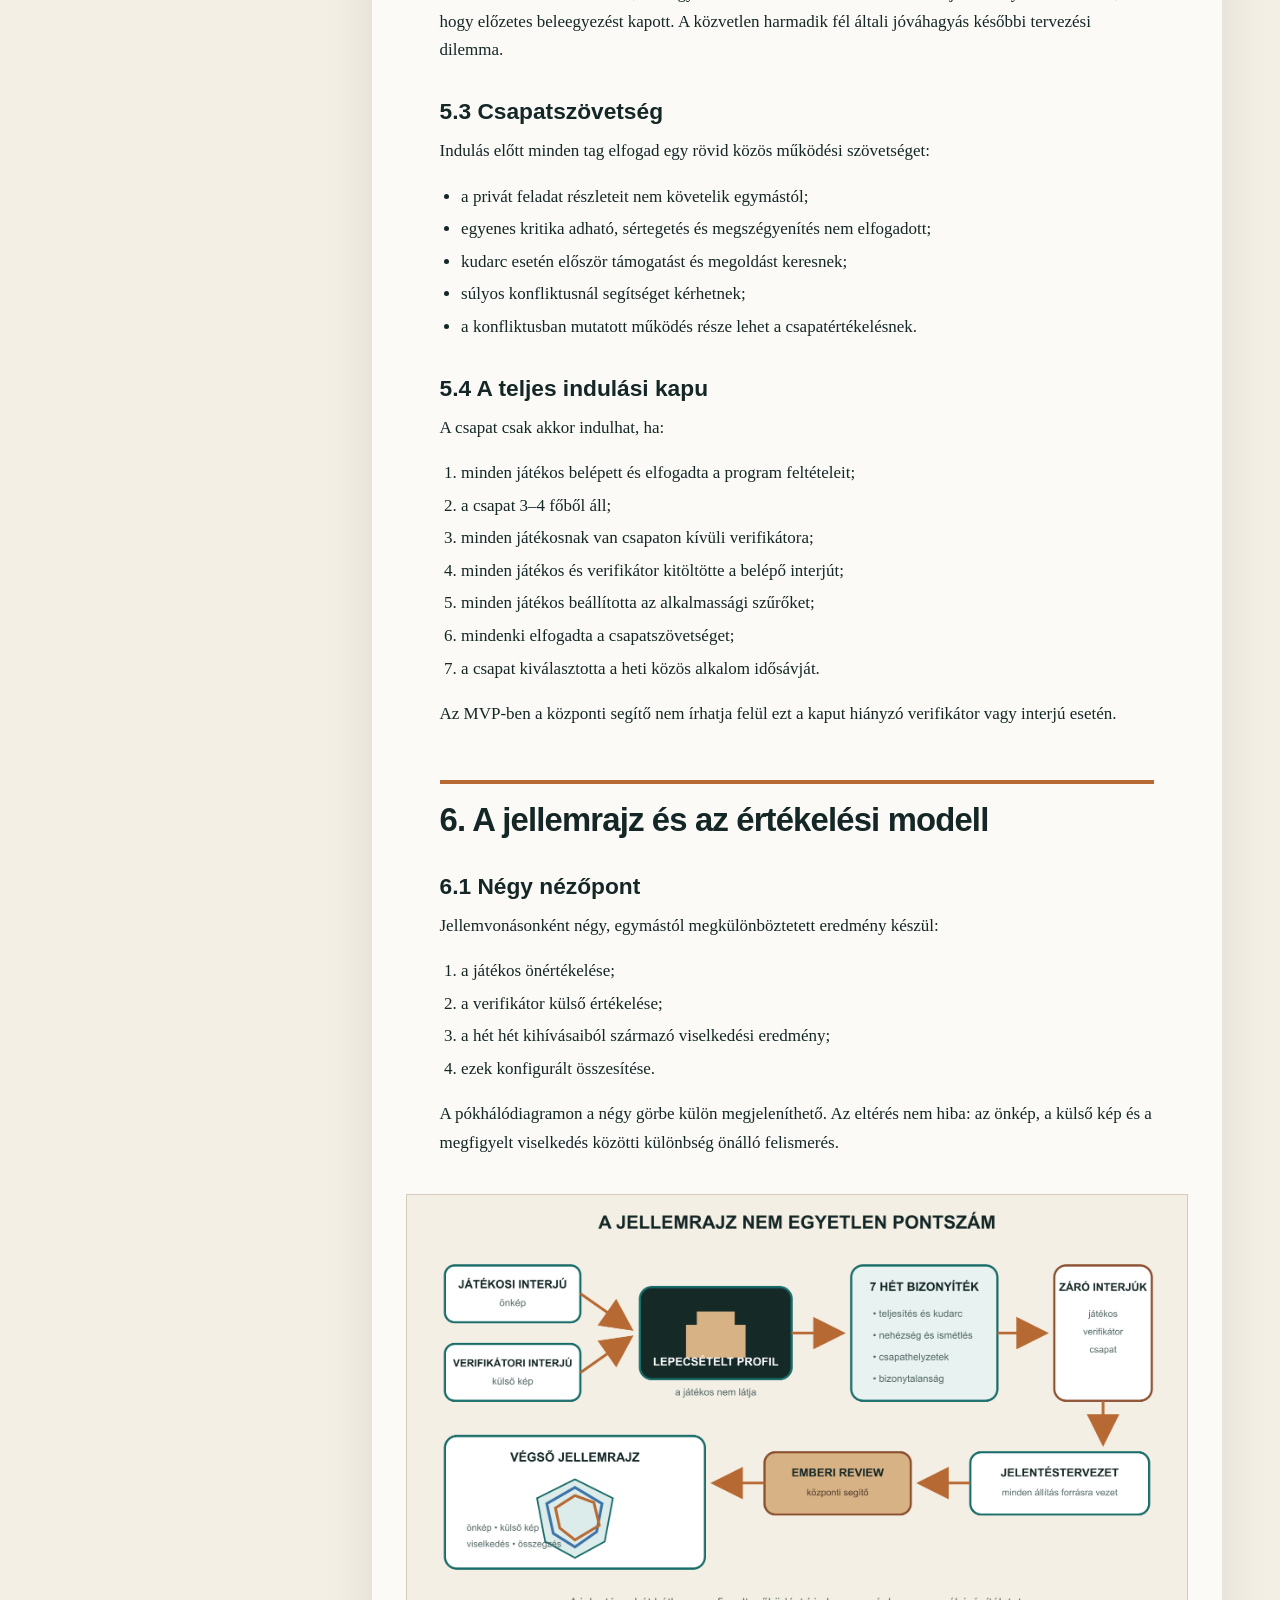
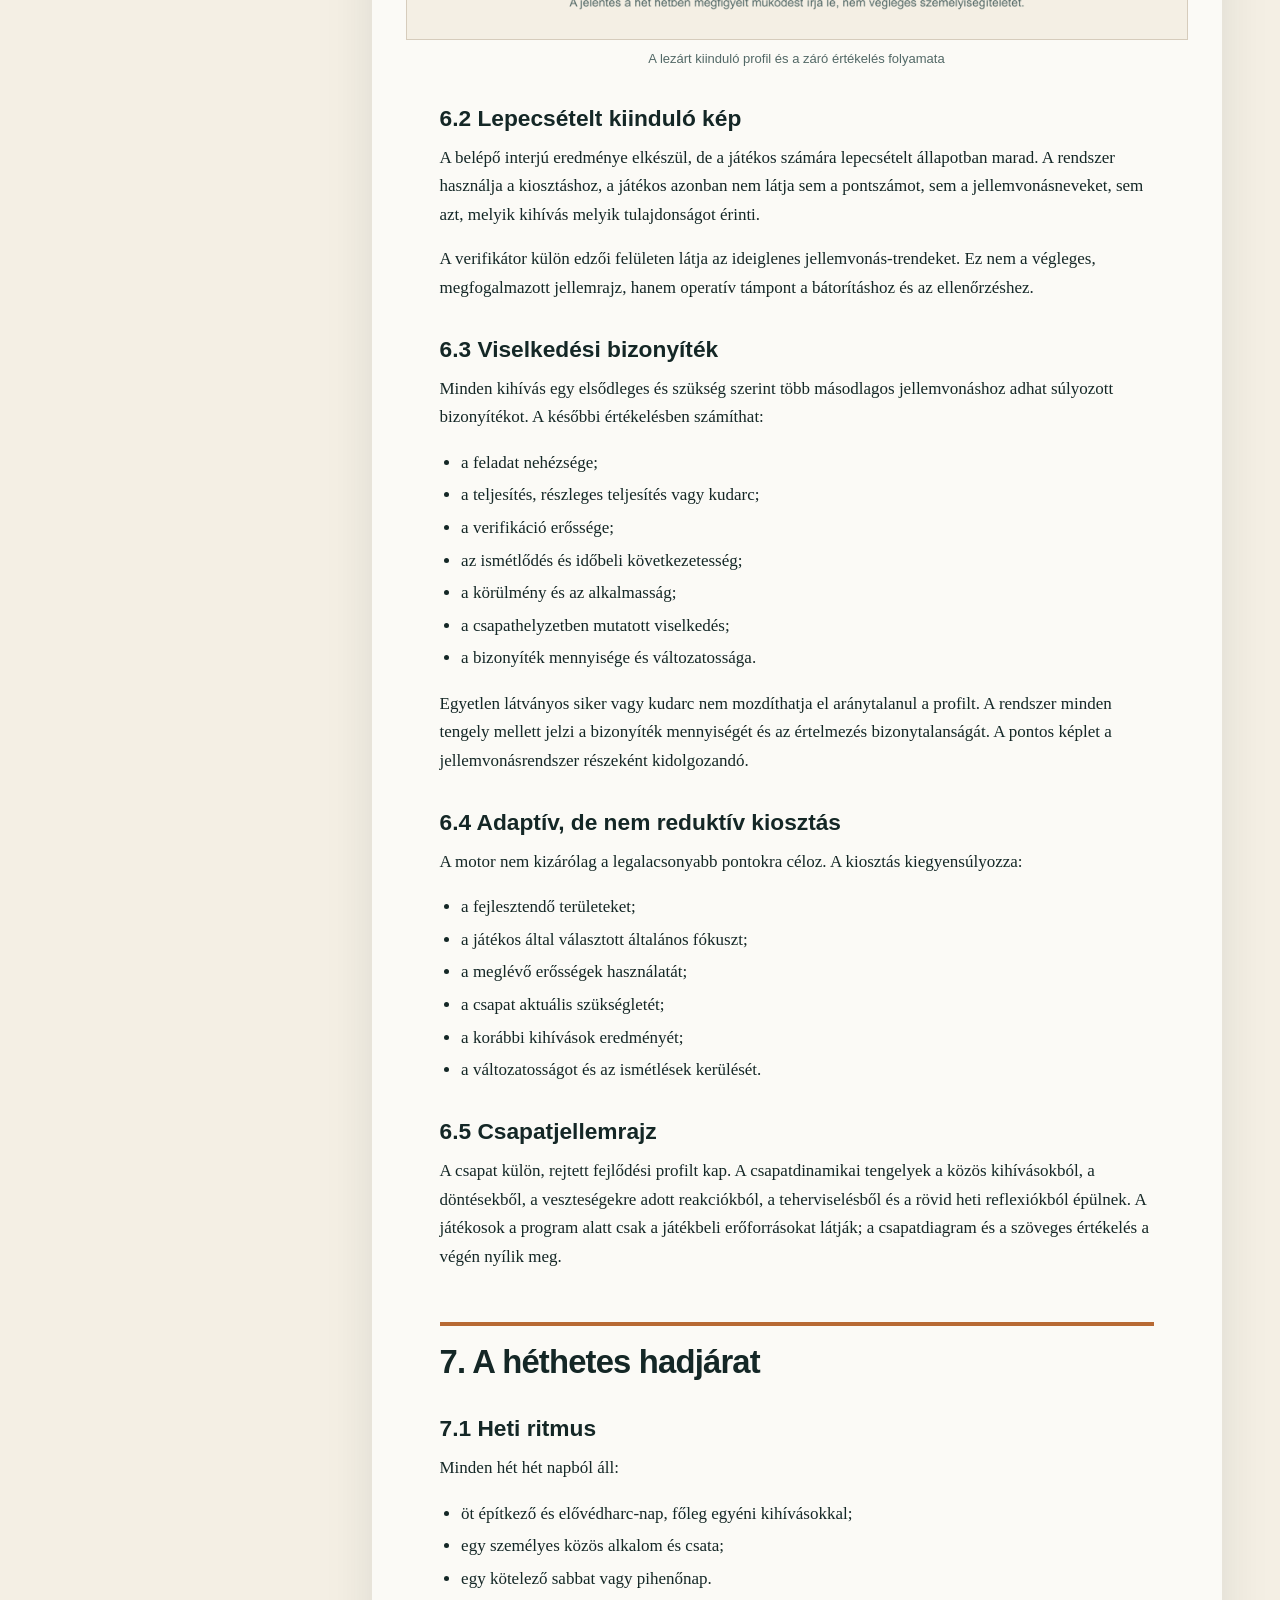
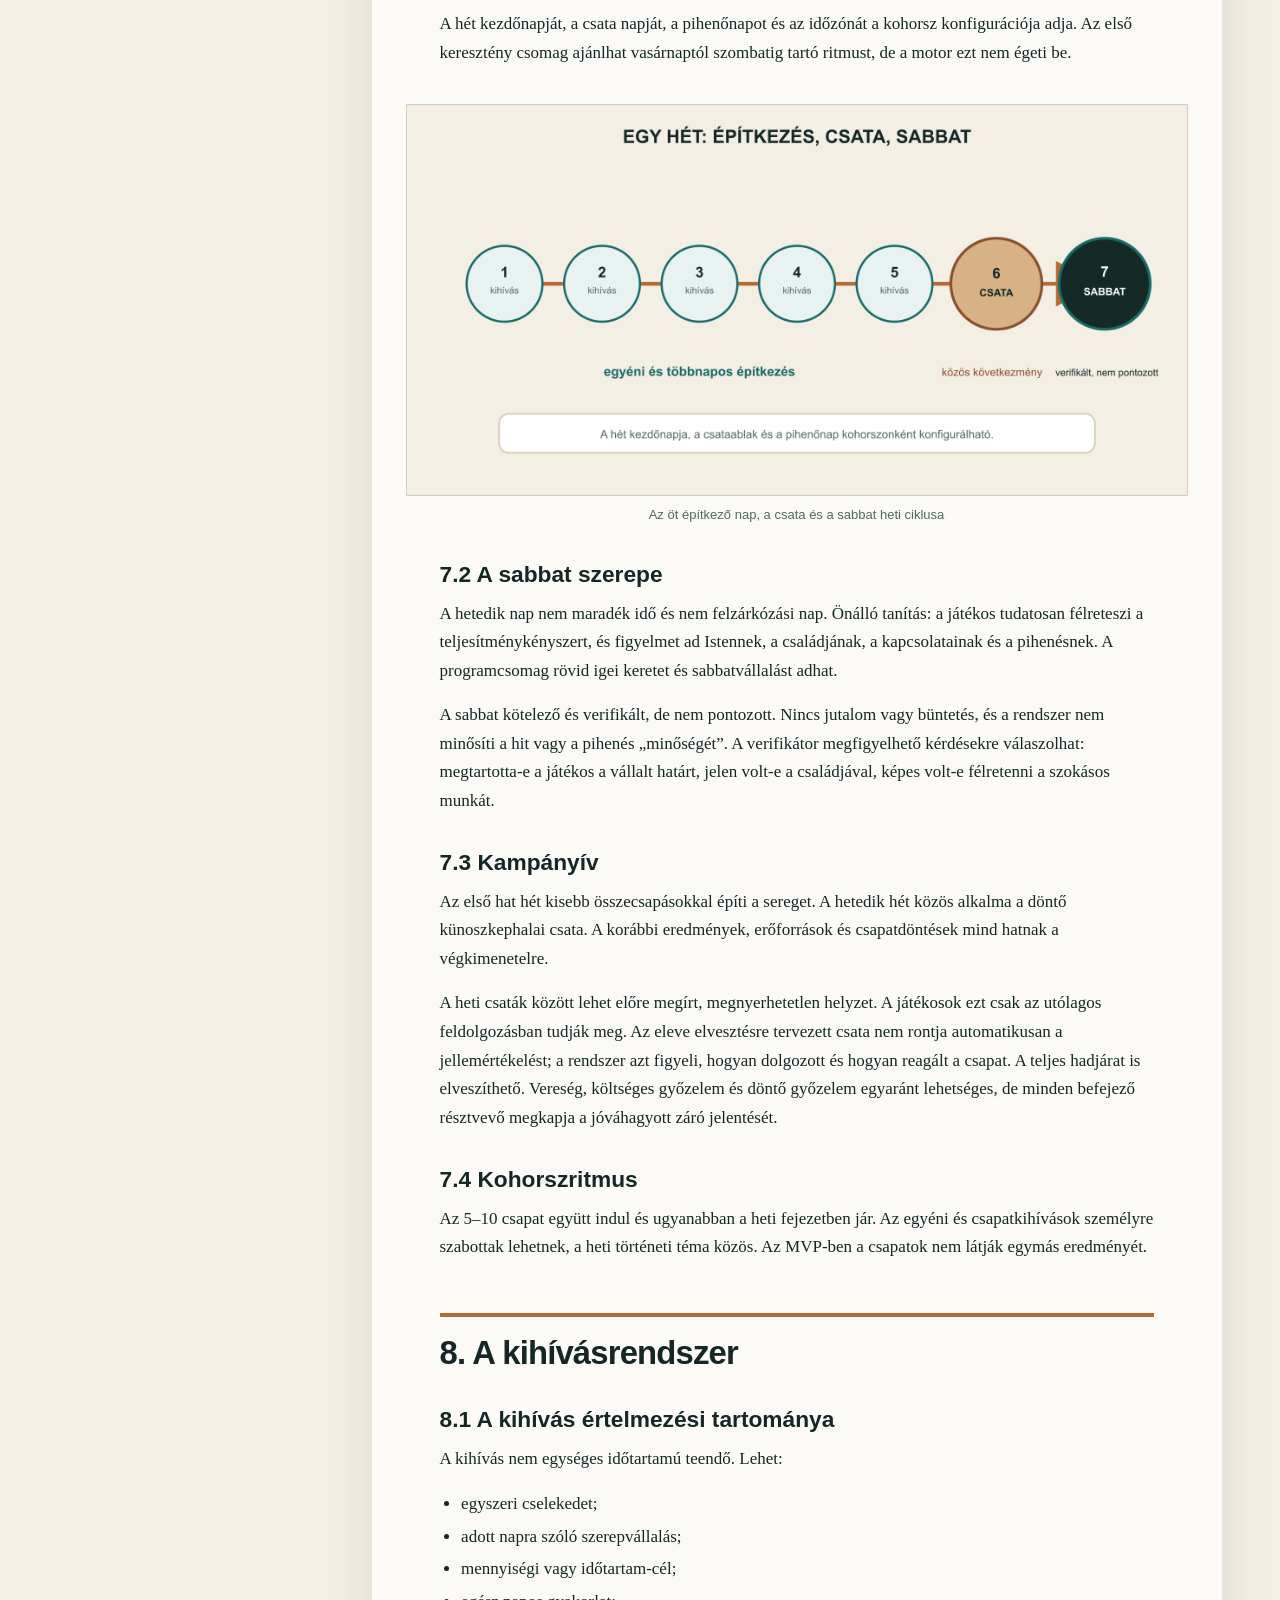
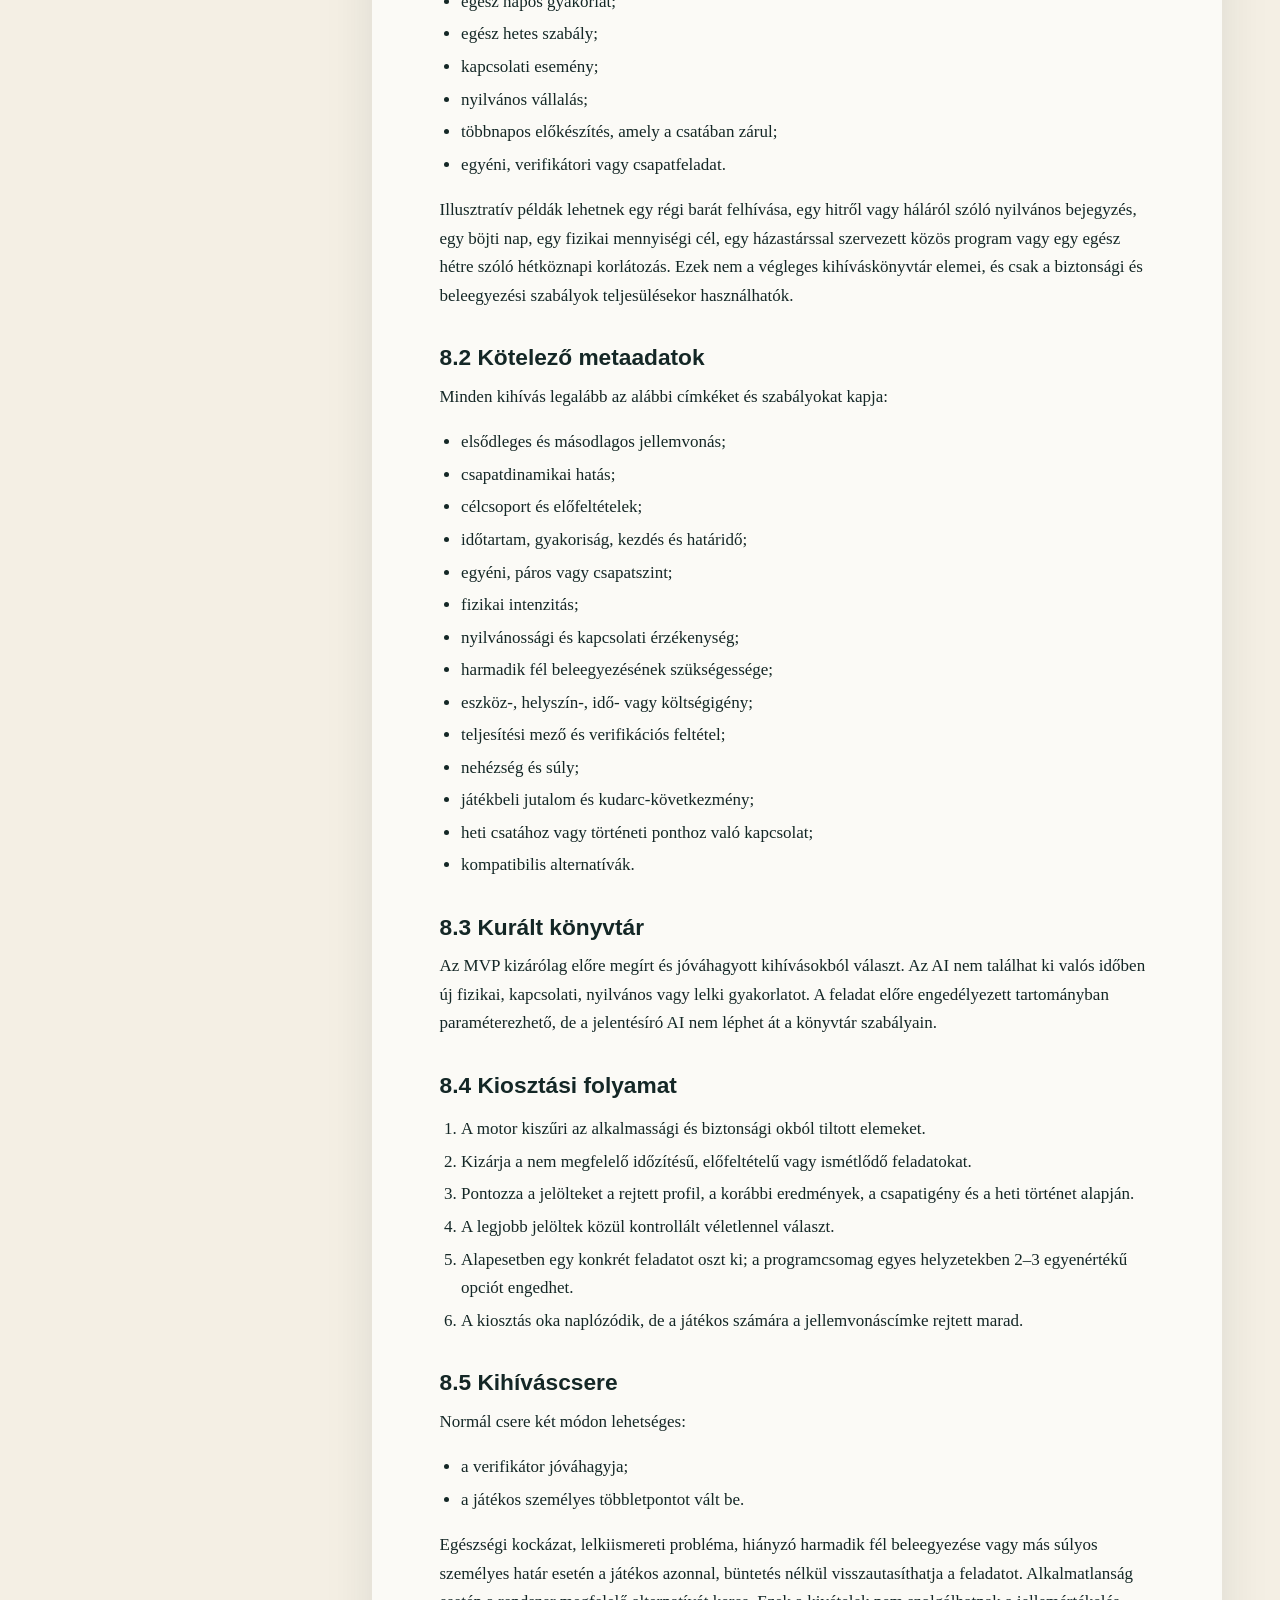
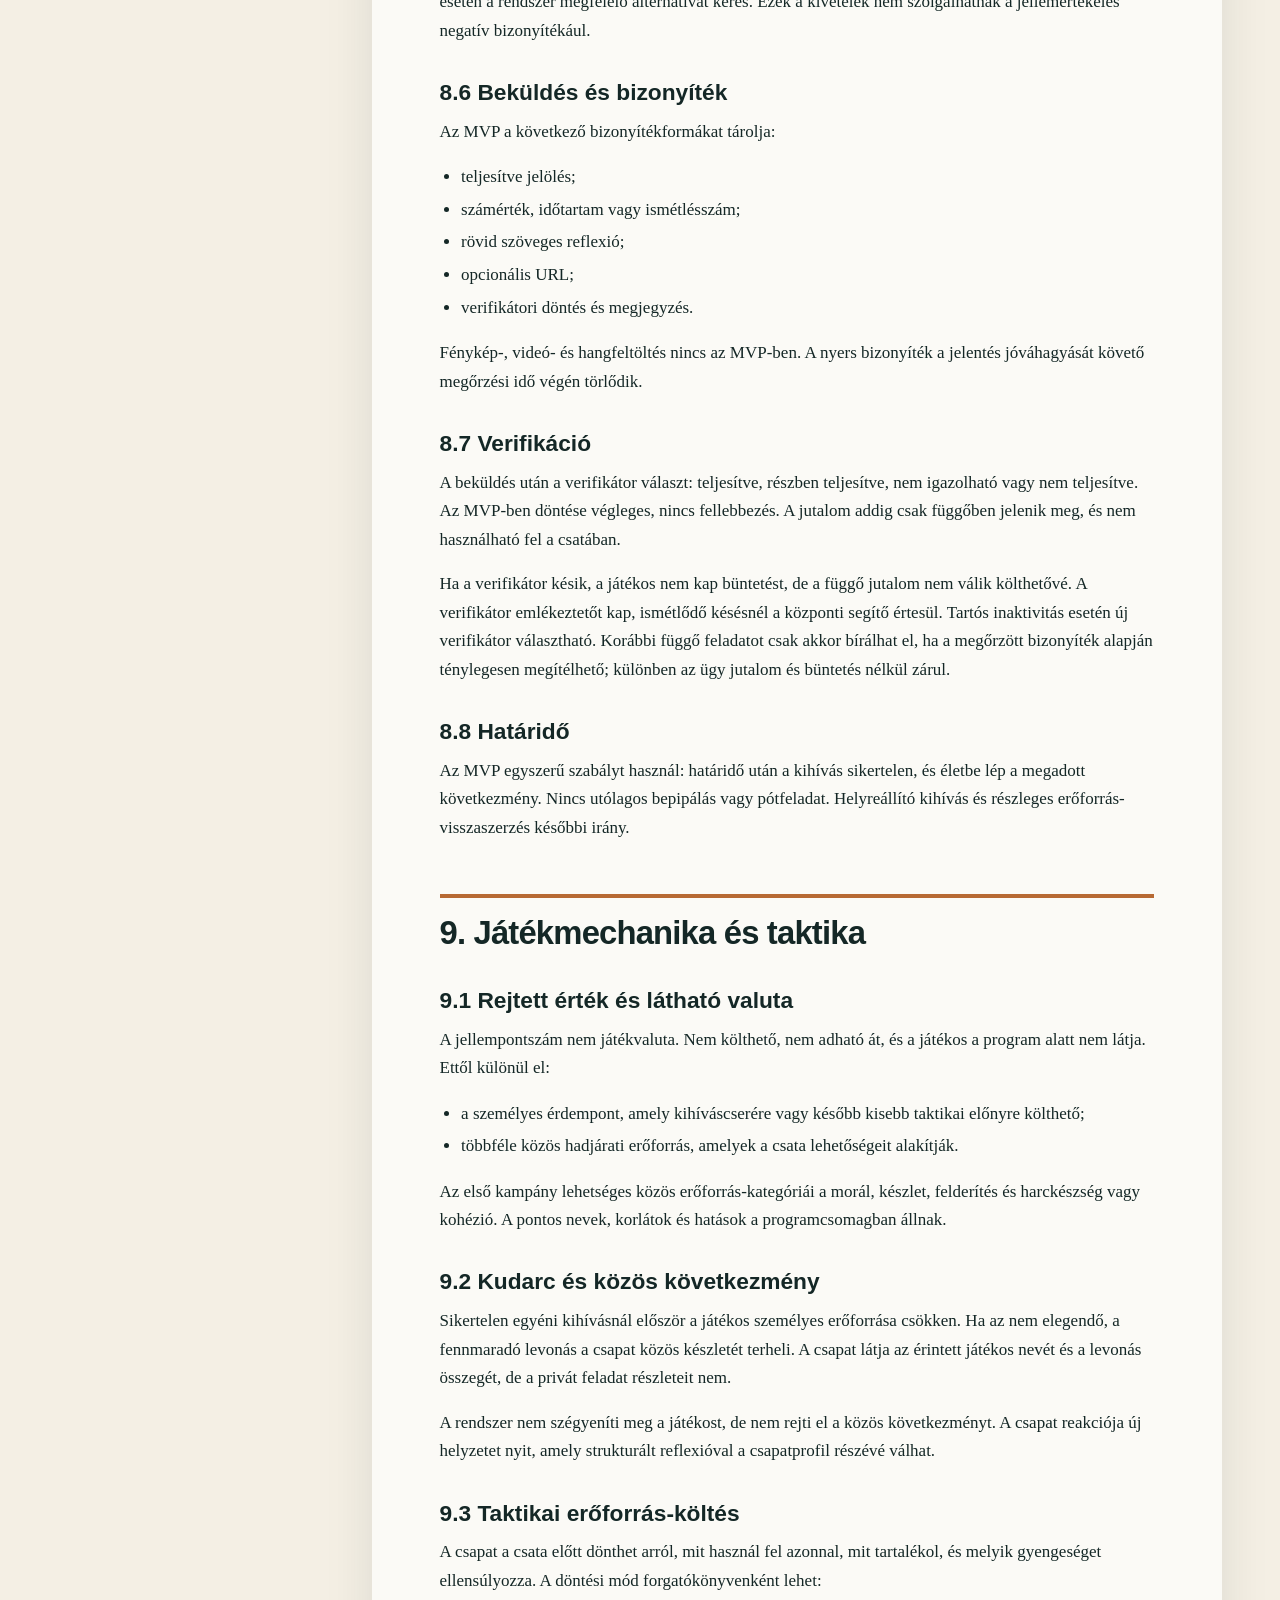
<file: manipular/index.html>
<!doctype html>
<html lang="hu">
<head>
  <meta charset="utf-8">
  <meta name="viewport" content="width=device-width, initial-scale=1">
  <meta name="description" content="A Manipular biblikus, gamifikált jellemfejlesztő PWA termékkoncepciója és működési leírása.">
  <title>Manipular biblikus jellemfejlesztő hadjárat – Termékkoncepció és működési leírás</title>
  <style>
    :root {
      color-scheme: light;
      --ink: #142726;
      --muted: #526866;
      --teal: #176b68;
      --teal-soft: #e8f2f0;
      --bronze: #b76933;
      --bronze-soft: #ead5b8;
      --paper: #fbfaf6;
      --canvas: #f4efe4;
      --line: #d6ccbc;
      --red: #c93737;
      --red-dark: #8f1f1f;
      --red-soft: #fff4f4;
      --white: #ffffff;
      --shadow: 0 18px 46px rgba(20, 39, 38, 0.10);
    }
    * { box-sizing: border-box; }
    html { scroll-behavior: smooth; }
    body {
      margin: 0;
      background: var(--canvas);
      color: var(--ink);
      font: 17px/1.68 Georgia, 'Times New Roman', serif;
      -webkit-font-smoothing: antialiased;
    }
    a { color: var(--teal); text-underline-offset: 0.18em; }
    .hero {
      min-height: 78vh;
      display: grid;
      place-items: center;
      padding: 72px 24px;
      color: var(--white);
      background:
        radial-gradient(circle at 18% 22%, rgba(215,178,133,.20), transparent 30%),
        linear-gradient(135deg, #0e2221 0%, #173b38 62%, #8a4f2f 140%);
    }
    .hero-inner { width: min(1040px, 100%); }
    .eyebrow {
      margin: 0 0 20px;
      color: var(--bronze-soft);
      font: 700 13px/1.2 Arial, sans-serif;
      letter-spacing: .16em;
      text-transform: uppercase;
    }
    .hero h1 {
      max-width: 900px;
      margin: 0;
      font: 800 clamp(44px, 8vw, 92px)/.98 Arial, sans-serif;
      letter-spacing: -.045em;
    }
    .hero .subtitle {
      max-width: 760px;
      margin: 30px 0 22px;
      color: #edf4f2;
      font: 400 clamp(21px, 3vw, 31px)/1.35 Arial, sans-serif;
    }
    .hero .meta {
      display: flex;
      flex-wrap: wrap;
      gap: 10px 20px;
      color: #d7e4e2;
      font: 500 14px/1.4 Arial, sans-serif;
    }
    .hero .mark {
      width: 76px;
      height: 7px;
      margin-top: 42px;
      background: var(--bronze);
    }
    .layout {
      display: grid;
      grid-template-columns: 255px minmax(0, 850px);
      gap: 58px;
      justify-content: center;
      align-items: start;
      padding: 58px 28px 100px;
    }
    nav {
      position: sticky;
      top: 28px;
      max-height: calc(100vh - 56px);
      overflow: auto;
      padding: 24px 22px;
      border: 1px solid var(--line);
      background: rgba(251,250,246,.92);
      box-shadow: 0 8px 30px rgba(20,39,38,.06);
      backdrop-filter: blur(10px);
    }
    nav h2 {
      margin: 0 0 13px;
      color: var(--muted);
      font: 700 12px/1.2 Arial, sans-serif;
      letter-spacing: .12em;
      text-transform: uppercase;
    }
    nav ol { margin: 0; padding-left: 1.25rem; }
    nav li { margin: 0 0 9px; color: var(--muted); font: 500 13px/1.35 Arial, sans-serif; }
    nav a { color: inherit; text-decoration: none; }
    nav a:hover { color: var(--teal); text-decoration: underline; }
    article {
      padding: 54px 68px 78px;
      background: var(--paper);
      box-shadow: var(--shadow);
    }
    article > :first-child { margin-top: 0; }
    article h1, article h2, article h3 {
      color: var(--ink);
      font-family: Arial, sans-serif;
      line-height: 1.18;
      text-wrap: balance;
      scroll-margin-top: 28px;
    }
    article h1 {
      margin: 3.2rem 0 1.25rem;
      padding-top: 1.05rem;
      border-top: 4px solid var(--bronze);
      font-size: 2.05rem;
      letter-spacing: -.025em;
    }
    article h2 { margin: 2.1rem 0 .75rem; font-size: 1.42rem; }
    article h3 { margin: 1.6rem 0 .55rem; font-size: 1.15rem; }
    article p { margin: 0 0 1rem; }
    article ul, article ol { padding-left: 1.35rem; }
    article li { margin: .25rem 0; }
    strong { color: var(--ink); }
    blockquote {
      margin: 1.6rem 0;
      padding: 18px 22px;
      border-left: 5px solid var(--teal);
      background: var(--teal-soft);
      font-size: 1.04em;
    }
    blockquote p:last-child { margin-bottom: 0; }
    blockquote.open-work {
      border: 4px solid var(--red);
      background: var(--red-soft);
      color: #3f2424;
      box-shadow: 0 6px 0 rgba(201,55,55,.10);
    }
    blockquote.open-work strong { color: var(--red-dark); }
    figure { margin: 2.25rem -34px; }
    figure img { display: block; width: 100%; height: auto; border: 1px solid var(--line); }
    figcaption { margin-top: .65rem; color: var(--muted); font: 500 13px/1.45 Arial, sans-serif; text-align: center; }
    .table-wrap { margin: 1.5rem 0 2rem; overflow-x: auto; }
    table { width: 100%; border-collapse: collapse; font: 500 14px/1.42 Arial, sans-serif; }
    th, td { padding: 11px 12px; border-bottom: 1px solid var(--line); text-align: left; vertical-align: top; }
    th { color: var(--white); background: var(--teal); font-weight: 700; }
    tr:nth-child(even) td { background: #f1f5f3; }
    pre {
      overflow-x: auto;
      padding: 18px;
      border-left: 5px solid var(--bronze);
      background: #142726;
      color: #eff5f3;
      font: 14px/1.55 ui-monospace, SFMono-Regular, Menlo, Consolas, monospace;
    }
    code { font-family: ui-monospace, SFMono-Regular, Menlo, Consolas, monospace; }
    footer { padding: 30px 24px 54px; color: var(--muted); font: 500 13px/1.45 Arial, sans-serif; text-align: center; }
    @media (max-width: 1040px) {
      .layout { grid-template-columns: minmax(0, 850px); }
      nav { position: static; max-height: none; }
      nav ol { columns: 2; column-gap: 28px; }
    }
    @media (max-width: 680px) {
      body { font-size: 16px; }
      .hero { min-height: auto; padding: 58px 22px; }
      .layout { padding: 24px 0 0; }
      nav { margin: 0 16px; }
      nav ol { columns: 1; }
      article { padding: 40px 22px 64px; box-shadow: none; }
      article h1 { font-size: 1.65rem; }
      figure { margin: 1.75rem 0; }
    }
    @media print {
      @page { size: letter; margin: 18mm 17mm 18mm 19mm; }
      body { background: #fff; font-size: 10.6pt; }
      .hero { min-height: 235mm; page-break-after: always; padding: 20mm; print-color-adjust: exact; }
      .hero h1 { font-size: 50pt; }
      nav { display: none; }
      .layout { display: block; padding: 0; }
      article { width: auto; padding: 0; box-shadow: none; }
      article h1 { page-break-before: auto; break-after: avoid; }
      article h2, article h3 { break-after: avoid; }
      figure, table, blockquote, pre { break-inside: avoid; }
      figure { margin: 8mm 0; }
      footer { display: none; }
      a { color: inherit; text-decoration: none; }
    }
  </style>
</head>
<body>
  <header class="hero">
    <div class="hero-inner">
      <p class="eyebrow">Manipular · első programcsomag</p>
      <h1>Manipular biblikus jellemfejlesztő hadjárat</h1>
      <p class="subtitle">Termékkoncepció és működési leírás</p>
      <div class="meta"><span>Munkakoncepció a későbbi scoping előkészítéséhez</span><span>2026. szeptember</span><span>Magyar MVP</span></div>
      <div class="mark" aria-hidden="true"></div>
    </div>
  </header>
  <div class="layout">
    <nav aria-label="Tartalomjegyzék">
      <h2>Tartalom</h2>
      <ol><li><a href="#vezetoi-osszefoglalo">Vezetői összefoglaló</a></li>
<li><a href="#1-a-kiindulo-problema">1. A kiinduló probléma</a></li>
<li><a href="#2-celcsoport-es-programkeret">2. Célcsoport és programkeret</a></li>
<li><a href="#3-a-fuggetlenseg-elve">3. A függetlenség elve</a></li>
<li><a href="#4-szerepkorok-es-felelossegek">4. Szerepkörök és felelősségek</a></li>
<li><a href="#5-belepes-es-indulasi-kapu">5. Belépés és indulási kapu</a></li>
<li><a href="#6-a-jellemrajz-es-az-ertekelesi-modell">6. A jellemrajz és az értékelési modell</a></li>
<li><a href="#7-a-hethetes-hadjarat">7. A héthetes hadjárat</a></li>
<li><a href="#8-a-kihivasrendszer">8. A kihívásrendszer</a></li>
<li><a href="#9-jatekmechanika-es-taktika">9. Játékmechanika és taktika</a></li>
<li><a href="#10-verifikator-mint-fejlodesi-szovetseges">10. Verifikátor mint fejlődési szövetséges</a></li>
<li><a href="#11-szunet-kieses-es-kilepes">11. Szünet, kiesés és kilépés</a></li>
<li><a href="#12-zaras-es-utravalo">12. Zárás és útravaló</a></li>
<li><a href="#13-kozponti-mukodtetes">13. Központi működtetés</a></li>
<li><a href="#14-adatvedelem-bizalom-es-biztonsag">14. Adatvédelem, bizalom és biztonság</a></li>
<li><a href="#15-mvp-platform-es-technikai-irany">15. MVP-platform és technikai irány</a></li>
<li><a href="#16-az-mvp-hatara">16. Az MVP határa</a></li>
<li><a href="#17-definition-of-ready-a-scoping-korhoz">17. Definition of Ready a scoping körhöz</a></li>
<li><a href="#18-a-ket-kiadando-munkacsomag">18. A két kiadandó munkacsomag</a></li>
<li><a href="#19-fo-kockazatok-es-dilemmak">19. Fő kockázatok és dilemmák</a></li>
<li><a href="#20-kovetkezo-lepesek">20. Következő lépések</a></li>
<li><a href="#21-fogalomtar">21. Fogalomtár</a></li></ol>
    </nav>
    <article><h1 id="vezetoi-osszefoglalo">Vezetői összefoglaló</h1>
<p>A <strong>Manipular</strong> egy hét héten át tartó, kooperatív, gamifikált jellemfejlesztő program 25–45 éves, házas, hívő vagy a hittel ismerkedő férfiak 3–4 fős, önként szerveződő csapatai számára. Nem facilitátor vezeti: az alkalmazás méri fel a kiinduló helyzetet, osztja ki a kihívásokat, tartja a heti ritmust, biztosítja az ellenőrzés keretét, vezeti a hadjáratot és állítja össze a záró értékelés tervezetét. Egyidejűleg 5–10 csapat fölött 1–2 központi segítő felügyeli az elakadásokat, a kivételeket és a jelentések jóváhagyását.</p>
<p>A program első tartalmi és vizuális világa keresztény, biblikus és igealapú. A játék kerettörténete a künoszkephalai hadjáratból merít: a rugalmas római manipuláris hadrend a merev makedón falanx ellen küzd. A történet hadtörténeti ihletésű arcade metafora, nem történelmi szimuláció. A személyes fegyelem adja az egységek erejét, az együttműködés működteti az alakzatot, a rugalmas alkalmazkodás pedig hadászati előnnyé válik.</p>
<p>A termék ígérete visszafogott és ellenőrizhető:</p>
<blockquote class="principle">
<p><strong>Segít tisztábban meglátni, hogyan működsz jelenleg, és megmutatja, mi változott benned a hét hét során.</strong></p>
</blockquote>
<p>A Manipular nem diagnosztizál, nem minősít véglegesen, és nem garantál személyiségváltozást. A belépő interjú egy kezdeti hipotézist ad, a kihívások pedig viselkedési bizonyítékokat gyűjtenek. A záró jelentés azt írja le, hogyan működött a játékos a program hét hete alatt, milyen mintázatok ismétlődtek, hol tért el az önképe a külső megfigyeléstől, és milyen következő lépések lehetnek hasznosak.</p>
<figure><img src="assets/motor-programcsomag.png" alt="A motor, a programcsomag és az első kampány kapcsolata" loading="lazy"><figcaption>A motor, a programcsomag és az első kampány kapcsolata</figcaption></figure>
<h2>A koncepció egy mondatban</h2>
<p>A Manipular egy mobilközpontú PWA-ra épülő, alkalmazás által vezetett kooperatív hadjárat, amely egy rejtett belépő jellemprofil, kurált kihívások, verifikátori ellenőrzés és csapatesemények alapján a program végén bizonyítékokra visszavezethető egyéni és csapatjellemrajzot ad.</p>
<h2>Miért érdemes elkészíteni?</h2>
<ul>
<li>A jellemfejlesztést nem elvont tananyagként, hanem hétköznapi cselekvések soraként kezeli.</li>
<li>Az önértékelést külső, a játékost ismerő verifikátor nézőpontjával egészíti ki.</li>
<li>A kooperáció és a közös következmények valós társas helyzeteket teremtenek.</li>
<li>A játékos hét hétig nem látja a mögöttes pontszámokat, ezért kevésbé tud a kívánt eredményre rájátszani.</li>
<li>A kihívások sikere, részleges sikere és kudarca konkrét példát ad a záró jellemzéshez.</li>
<li>A keresztény program tartalma lecserélhető, mert a motor nem égeti be sem a jellemvonásokat, sem a kérdéseket, sem a történetet.</li>
</ul>
<h1 id="1-a-kiindulo-problema">1. A kiinduló probléma</h1>
<h2>1.1 Az önismeret gyakran elszakad a viselkedéstől</h2>
<p>Egy kérdőív megmutathatja, hogyan látja magát valaki, de keveset mond arról, hogyan működik, amikor fáradt, amikor nincs kedve, amikor mások számítanak rá, vagy amikor egy kudarc következménye a csapatot is érinti. A Manipular ezért a belépő önértékelést nem végső igazságnak, hanem kiinduló feltételezésnek tekinti.</p>
<h2>1.2 A fejlődéshez ritmus és külső visszajelzés kell</h2>
<p>A jó szándék gyakran nem válik rendszeres cselekvéssé. A program hét hétre állandó ritmust ad: öt építkező nap, egy közös csata és egy sabbat. A játékos mellett egy általa választott verifikátor is végig jelen van, és a privát egyéni feladatokról végleges ellenőrzési döntést hoz.</p>
<h2>1.3 A csapat felerősíti a valós működést</h2>
<p>Az egyéni kudarc először a játékos személyes erőforrását csökkenti, majd annak elfogyása után a közös készletet terheli. A csapat látja, ki okozta a levonást, de a privát feladat részleteit nem. Ez újabb jellemhelyzetet teremt: a társak támogatnak, megoldást keresnek, közömbösek maradnak vagy hibáztatnak. A reakció a csapatprofil része lehet.</p>
<h2>1.4 A megfigyelés maga is beavatkozás</h2>
<p>A program belső metaforája a „kinyitott doboz”: amikor a játékos elkezdi figyelni saját működését, már változik is. Emiatt a Manipular nem választja szét mereven a mérést és a fejlesztést. A kihívás egyszerre gyakorlat és adatforrás, a záró értékelés pedig ezt a kettősséget nyíltan kezeli.</p>
<h1 id="2-celcsoport-es-programkeret">2. Célcsoport és programkeret</h1>
<h2>2.1 Elsődleges célcsoport</h2>
<ul>
<li>25–45 éves férfiak;</li>
<li>házasok;</li>
<li>hívők vagy a keresztény hittel ismerkedők;</li>
<li>önként vagy más javaslatára csatlakoznak, de a részvételhez saját kifejezett beleegyezésük kell;</li>
<li>3–4 fős, lehetőleg már meglévő bizalmi kapcsolatokból szerveződő csapatban indulnak;</li>
<li>vállalják a hét héten át tartó napi és heti ritmust;</li>
<li>választanak egy csapaton kívüli, őket jól ismerő verifikátort.</li>
</ul>
<h2>2.2 Nem célcsoport</h2>
<p>Az MVP nem terápiás, klinikai, krízisintervenciós vagy házassági tanácsadó szolgáltatás. Nem alkalmas arra, hogy mentális állapotot diagnosztizáljon, alkalmasságot igazoljon, munkahelyi vagy egyházi minősítést adjon, illetve a részvételt külső fél kikényszerítse. A jellemrajz nem használható rangsorolásra vagy mások feletti döntés igazolására.</p>
<h2>2.3 Kohorsz és működtetés</h2>
<p>Az első működési cél egyszerre 5–10 csapat, azaz 15–40 játékos és ugyanennyi verifikátor. A csapatok közös kohorsznapon indulnak, és ugyanabban a heti történeti fejezetben járnak, de egymás eredményét nem látják. Az MVP-ben nincs csapatok közötti ranglista, verseny vagy kohorszszintű együttműködés.</p>
<p>Az egész kohorsz fölött 1–2 központi segítő dolgozik. Nem facilitálnak napi foglalkozásokat, és nem olvashatják szabadon a személyes adatokat. Az elakadásokat, inaktivitást, szüneteket és a záró jelentések jóváhagyását kezelik.</p>
<h1 id="3-a-fuggetlenseg-elve">3. A függetlenség elve</h1>
<h2>3.1 A motor nem azonos az üzemanyaggal</h2>
<p>A rendszer legfontosabb architekturális elve, hogy a motor független marad a betöltött tartalomtól. A motor kezeli a szerepköröket, a programidőt, a feladatállapotokat, a kiosztást, a verifikációt, a játékbeli erőforrásokat, a jelentés-előkészítést és a jogosultságokat. A programcsomag adja meg, hogy mit jelent mindez egy konkrét programban.</p>
<h2>3.2 Cserélhető programcsomag</h2>
<p>A programcsomag legalább az alábbiakat tartalmazza:</p>
<ul>
<li>a jellemvonások száma, neve és definíciója;</li>
<li>az egyéni és csapatdinamikai tengelyek;</li>
<li>a játékosi és verifikátori belépő és záró interjúk;</li>
<li>az értékelési és bizonytalansági szabályok;</li>
<li>a címkézett kihíváskönyvtár;</li>
<li>a heti történetek és csataforgatókönyvek;</li>
<li>az erőforrások és azok játékbeli hatása;</li>
<li>a jellemzéssablon, a hangnem és az engedett állítástípusok;</li>
<li>a bibliai vagy más források;</li>
<li>a lokalizált szövegek;</li>
<li>a vizuális és gamifikációs prezentáció.</li>
</ul>
<p>Az első csomag biblikus, keresztény és igealapú. A motor ettől még később más számú jellemvonással, más kérdésekkel, más világnézeti kerettel és teljesen más történeti témával is használható.</p>
<h2>3.3 Verziózás</h2>
<p>Az MVP programcsomagja technikai admin által szerkesztett, verziózott és sémával ellenőrzött fájlokból áll. Egy elindított kohorsz végig ugyanahhoz a csomagverzióhoz van rögzítve. A későbbi módosítások csak új kohorszra érvényesek. Vizuális tartalomszerkesztő nem része az MVP-nek.</p>
<blockquote class="open-work">
<p>🟥 <strong>KIDOLGOZANDÓ 1 – JELLEMVONÁSRENDSZER.</strong> A hét egyéni jellemvonás, a csapattulajdonságok, az interjúk és az értékelési módszer szakirodalmi és biblikus megalapozása még nincs kész. E nélkül a programcsomag nem tekinthető tartalmilag indíthatónak.</p>
</blockquote>
<blockquote class="open-work">
<p>🟥 <strong>KIDOLGOZANDÓ 2 – KIHÍVÁS- ÉS FORGATÓKÖNYVTÁR.</strong> A jellemvonásokhoz illesztett teljes héthetes kihíváskészlet, alternatívák, verifikátori feladatok és heti csaták még nincsenek kidolgozva. Ez a munkacsomag az első eredményére épül.</p>
</blockquote>
<h1 id="4-szerepkorok-es-felelossegek">4. Szerepkörök és felelősségek</h1>
<h2>4.1 Játékos</h2>
<p>A játékos kitölti a belépő és záró interjút, elfogadja a csapatszövetséget, teljesíti és beküldi a kihívásokat, részt vesz a csapatdöntésekben és a heti csatákban, valamint betartja a biztonsági és beleegyezési kereteket. A program alatt nem látja a jellemvonáscímkéket, a pontszámokat vagy a diagramokat.</p>
<h2>4.2 Verifikátor</h2>
<p>A verifikátort a játékos szabadon választja házastárs, rokon, barát, mentor vagy lelki vezető közül. Csapattag nem lehet ugyanannak a játékosnak a verifikátora. A verifikátor:</p>
<ul>
<li>külön kitölti a belépő és záró interjút;</li>
<li>látja a rá tartozó privát kihívások teljesítési feltételeit;</li>
<li>véglegesen elbírálja az egyéni beküldéseket;</li>
<li>látja a rejtett jellemvonásokat és az ideiglenes trendeket;</li>
<li>küldhet bátorítást vagy strukturált visszajelzést;</li>
<li>nem módosíthat pontszámot és az MVP-ben nem oszthat saját kihívást.</li>
</ul>
<h2>4.3 Csapat</h2>
<p>A csapat 3–4 fővel indul. Minden tag látja a közös erőforrásokat, a közös döntéseket, a csapattagok hozzájárulását és az egyéni kudarc miatt keletkező közös levonás forrását. A privát kihívás tartalmát, bizonyítékát és indoklását nem látja.</p>
<h2>4.4 Heti csapatfelelős vagy parancsnok</h2>
<p>A program eseményenként kijelölhet vagy rotálhat vezetőt. A heti csapatfelelős rögzíti a közös csata eredményét, amelyet minden jelenlévő játékos külön megerősít. Egyes csatahelyzetekben a kijelölt vezető időre dönt, kérhet tanácsot, vagy a forgatókönyv szerint tanács nélkül kell döntenie.</p>
<h2>4.5 Központi segítő</h2>
<p>A központi segítő az operatív kivételeket kezeli. Látja a csapatok haladását, aktivitását, erőforrásállapotát, a függő verifikációkat, a szünetkérelmeket és a jelentés-jóváhagyási sort. Nem böngészheti szabadon a nyers interjúkat és privát bizonyítékokat. A jelentés felülvizsgálatakor csak a felhasznált állításokhoz szükséges forrásrészletekhez fér hozzá. Minden érzékeny adatmegtekintés naplózódik.</p>
<h2>4.6 Programadminisztrátor</h2>
<p>Az adminisztrátor kohorszokat, szerepköröket, csomagverziókat és alapbeállításokat kezel. A technikai admin tölti fel a validált programcsomagot. Az MVP-ben nem szerkeszt tartalmat vizuális felületen.</p>
<div class="table-wrap"><table>
<thead>
<tr>
<th>Információ</th>
<th align="center">Játékos</th>
<th align="center">Saját verifikátor</th>
<th align="center">Csapattárs</th>
<th align="center">Központi segítő</th>
</tr>
</thead>
<tbody><tr>
<td>Saját kihívás tartalma</td>
<td align="center">igen</td>
<td align="center">igen</td>
<td align="center">privát esetben nem</td>
<td align="center">alapból nem</td>
</tr>
<tr>
<td>Saját bizonyíték</td>
<td align="center">igen</td>
<td align="center">igen</td>
<td align="center">nem</td>
<td align="center">csak jelentésforrásként</td>
</tr>
<tr>
<td>Ideiglenes egyéni profil</td>
<td align="center">nem</td>
<td align="center">igen</td>
<td align="center">nem</td>
<td align="center">nem</td>
</tr>
<tr>
<td>Egyéni erőforrás-vesztés neve és összege</td>
<td align="center">igen</td>
<td align="center">igen</td>
<td align="center">igen</td>
<td align="center">igen</td>
</tr>
<tr>
<td>Nyers interjúválasz</td>
<td align="center">saját válasz</td>
<td align="center">saját válasz</td>
<td align="center">nem</td>
<td align="center">nem</td>
</tr>
<tr>
<td>Végső egyéni jelentés</td>
<td align="center">igen</td>
<td align="center">igen</td>
<td align="center">nem</td>
<td align="center">jóváhagyáskor</td>
</tr>
<tr>
<td>Csapatprofil a program alatt</td>
<td align="center">nem</td>
<td align="center">nem</td>
<td align="center">nem</td>
<td align="center">nem</td>
</tr>
<tr>
<td>Végső csapatjelentés</td>
<td align="center">igen</td>
<td align="center">nem</td>
<td align="center">igen</td>
<td align="center">jóváhagyáskor</td>
</tr>
</tbody></table></div>
<h1 id="5-belepes-es-indulasi-kapu">5. Belépés és indulási kapu</h1>
<h2>5.1 Fiók és meghívás</h2>
<p>Az MVP jelszó nélküli e-mailes magic linket és Google OpenID Connect belépést támogat közös hitelesítési rétegen. A játékos létrehoz egy csapatot vagy meghívóval csatlakozik, majd meghívja a saját verifikátorát. A rendszer ellenőrzi a szerepkör-ütközést.</p>
<h2>5.2 Beleegyezés és alkalmassági szűrők</h2>
<p>A játékos kifejezetten elfogadja, hogy keresztény tartalmú programba lép, verifikátora hozzáfér a neki szánt adatokhoz, és a csapat látni fog bizonyos játékbeli következményeket. A rendszer nem diagnózisokat kér, hanem kiosztást befolyásoló alkalmassági kapcsolókat:</p>
<ul>
<li>nagy fizikai terhelés vállalható-e;</li>
<li>böjt vagy étkezést érintő gyakorlat vállalható-e;</li>
<li>nyilvános közösségimédia-megjelenés vállalható-e;</li>
<li>házastársat vagy gyermeket bevonó feladat vállalható-e;</li>
<li>utazást, pénzköltést vagy speciális eszközt igénylő feladat vállalható-e;</li>
<li>van-e egyéb személyes határ.</li>
</ul>
<p>Ezek az adatok nem módosítják a jellemértékelést, és a csapat vagy a verifikátor nem látja őket. Házastársat érdemben érintő, beleegyezésköteles feladatnál az MVP-ben a játékos nyilatkozik arról, hogy előzetes beleegyezést kapott. A közvetlen harmadik fél általi jóváhagyás későbbi tervezési dilemma.</p>
<h2>5.3 Csapatszövetség</h2>
<p>Indulás előtt minden tag elfogad egy rövid közös működési szövetséget:</p>
<ul>
<li>a privát feladat részleteit nem követelik egymástól;</li>
<li>egyenes kritika adható, sértegetés és megszégyenítés nem elfogadott;</li>
<li>kudarc esetén először támogatást és megoldást keresnek;</li>
<li>súlyos konfliktusnál segítséget kérhetnek;</li>
<li>a konfliktusban mutatott működés része lehet a csapatértékelésnek.</li>
</ul>
<h2>5.4 A teljes indulási kapu</h2>
<p>A csapat csak akkor indulhat, ha:</p>
<ol>
<li>minden játékos belépett és elfogadta a program feltételeit;</li>
<li>a csapat 3–4 főből áll;</li>
<li>minden játékosnak van csapaton kívüli verifikátora;</li>
<li>minden játékos és verifikátor kitöltötte a belépő interjút;</li>
<li>minden játékos beállította az alkalmassági szűrőket;</li>
<li>mindenki elfogadta a csapatszövetséget;</li>
<li>a csapat kiválasztotta a heti közös alkalom idősávját.</li>
</ol>
<p>Az MVP-ben a központi segítő nem írhatja felül ezt a kaput hiányzó verifikátor vagy interjú esetén.</p>
<h1 id="6-a-jellemrajz-es-az-ertekelesi-modell">6. A jellemrajz és az értékelési modell</h1>
<h2>6.1 Négy nézőpont</h2>
<p>Jellemvonásonként négy, egymástól megkülönböztetett eredmény készül:</p>
<ol>
<li>a játékos önértékelése;</li>
<li>a verifikátor külső értékelése;</li>
<li>a hét hét kihívásaiból származó viselkedési eredmény;</li>
<li>ezek konfigurált összesítése.</li>
</ol>
<p>A pókhálódiagramon a négy görbe külön megjeleníthető. Az eltérés nem hiba: az önkép, a külső kép és a megfigyelt viselkedés közötti különbség önálló felismerés.</p>
<figure><img src="assets/ertekelesi-modell.png" alt="A lezárt kiinduló profil és a záró értékelés folyamata" loading="lazy"><figcaption>A lezárt kiinduló profil és a záró értékelés folyamata</figcaption></figure>
<h2>6.2 Lepecsételt kiinduló kép</h2>
<p>A belépő interjú eredménye elkészül, de a játékos számára lepecsételt állapotban marad. A rendszer használja a kiosztáshoz, a játékos azonban nem látja sem a pontszámot, sem a jellemvonásneveket, sem azt, melyik kihívás melyik tulajdonságot érinti.</p>
<p>A verifikátor külön edzői felületen látja az ideiglenes jellemvonás-trendeket. Ez nem a végleges, megfogalmazott jellemrajz, hanem operatív támpont a bátorításhoz és az ellenőrzéshez.</p>
<h2>6.3 Viselkedési bizonyíték</h2>
<p>Minden kihívás egy elsődleges és szükség szerint több másodlagos jellemvonáshoz adhat súlyozott bizonyítékot. A későbbi értékelésben számíthat:</p>
<ul>
<li>a feladat nehézsége;</li>
<li>a teljesítés, részleges teljesítés vagy kudarc;</li>
<li>a verifikáció erőssége;</li>
<li>az ismétlődés és időbeli következetesség;</li>
<li>a körülmény és az alkalmasság;</li>
<li>a csapathelyzetben mutatott viselkedés;</li>
<li>a bizonyíték mennyisége és változatossága.</li>
</ul>
<p>Egyetlen látványos siker vagy kudarc nem mozdíthatja el aránytalanul a profilt. A rendszer minden tengely mellett jelzi a bizonyíték mennyiségét és az értelmezés bizonytalanságát. A pontos képlet a jellemvonásrendszer részeként kidolgozandó.</p>
<h2>6.4 Adaptív, de nem reduktív kiosztás</h2>
<p>A motor nem kizárólag a legalacsonyabb pontokra céloz. A kiosztás kiegyensúlyozza:</p>
<ul>
<li>a fejlesztendő területeket;</li>
<li>a játékos által választott általános fókuszt;</li>
<li>a meglévő erősségek használatát;</li>
<li>a csapat aktuális szükségletét;</li>
<li>a korábbi kihívások eredményét;</li>
<li>a változatosságot és az ismétlések kerülését.</li>
</ul>
<h2>6.5 Csapatjellemrajz</h2>
<p>A csapat külön, rejtett fejlődési profilt kap. A csapatdinamikai tengelyek a közös kihívásokból, a döntésekből, a veszteségekre adott reakciókból, a teherviselésből és a rövid heti reflexiókból épülnek. A játékosok a program alatt csak a játékbeli erőforrásokat látják; a csapatdiagram és a szöveges értékelés a végén nyílik meg.</p>
<h1 id="7-a-hethetes-hadjarat">7. A héthetes hadjárat</h1>
<h2>7.1 Heti ritmus</h2>
<p>Minden hét hét napból áll:</p>
<ul>
<li>öt építkező és elővédharc-nap, főleg egyéni kihívásokkal;</li>
<li>egy személyes közös alkalom és csata;</li>
<li>egy kötelező sabbat vagy pihenőnap.</li>
</ul>
<p>A hét kezdőnapját, a csata napját, a pihenőnapot és az időzónát a kohorsz konfigurációja adja. Az első keresztény csomag ajánlhat vasárnaptól szombatig tartó ritmust, de a motor ezt nem égeti be.</p>
<figure><img src="assets/heti-ciklus.png" alt="Az öt építkező nap, a csata és a sabbat heti ciklusa" loading="lazy"><figcaption>Az öt építkező nap, a csata és a sabbat heti ciklusa</figcaption></figure>
<h2>7.2 A sabbat szerepe</h2>
<p>A hetedik nap nem maradék idő és nem felzárkózási nap. Önálló tanítás: a játékos tudatosan félreteszi a teljesítménykényszert, és figyelmet ad Istennek, a családjának, a kapcsolatainak és a pihenésnek. A programcsomag rövid igei keretet és sabbatvállalást adhat.</p>
<p>A sabbat kötelező és verifikált, de nem pontozott. Nincs jutalom vagy büntetés, és a rendszer nem minősíti a hit vagy a pihenés „minőségét”. A verifikátor megfigyelhető kérdésekre válaszolhat: megtartotta-e a játékos a vállalt határt, jelen volt-e a családjával, képes volt-e félretenni a szokásos munkát.</p>
<h2>7.3 Kampányív</h2>
<p>Az első hat hét kisebb összecsapásokkal építi a sereget. A hetedik hét közös alkalma a döntő künoszkephalai csata. A korábbi eredmények, erőforrások és csapatdöntések mind hatnak a végkimenetelre.</p>
<p>A heti csaták között lehet előre megírt, megnyerhetetlen helyzet. A játékosok ezt csak az utólagos feldolgozásban tudják meg. Az eleve elvesztésre tervezett csata nem rontja automatikusan a jellemértékelést; a rendszer azt figyeli, hogyan dolgozott és hogyan reagált a csapat. A teljes hadjárat is elveszíthető. Vereség, költséges győzelem és döntő győzelem egyaránt lehetséges, de minden befejező résztvevő megkapja a jóváhagyott záró jelentését.</p>
<h2>7.4 Kohorszritmus</h2>
<p>Az 5–10 csapat együtt indul és ugyanabban a heti fejezetben jár. Az egyéni és csapatkihívások személyre szabottak lehetnek, a heti történeti téma közös. Az MVP-ben a csapatok nem látják egymás eredményét.</p>
<h1 id="8-a-kihivasrendszer">8. A kihívásrendszer</h1>
<h2>8.1 A kihívás értelmezési tartománya</h2>
<p>A kihívás nem egységes időtartamú teendő. Lehet:</p>
<ul>
<li>egyszeri cselekedet;</li>
<li>adott napra szóló szerepvállalás;</li>
<li>mennyiségi vagy időtartam-cél;</li>
<li>egész napos gyakorlat;</li>
<li>egész hetes szabály;</li>
<li>kapcsolati esemény;</li>
<li>nyilvános vállalás;</li>
<li>többnapos előkészítés, amely a csatában zárul;</li>
<li>egyéni, verifikátori vagy csapatfeladat.</li>
</ul>
<p>Illusztratív példák lehetnek egy régi barát felhívása, egy hitről vagy háláról szóló nyilvános bejegyzés, egy böjti nap, egy fizikai mennyiségi cél, egy házastárssal szervezett közös program vagy egy egész hétre szóló hétköznapi korlátozás. Ezek nem a végleges kihíváskönyvtár elemei, és csak a biztonsági és beleegyezési szabályok teljesülésekor használhatók.</p>
<h2>8.2 Kötelező metaadatok</h2>
<p>Minden kihívás legalább az alábbi címkéket és szabályokat kapja:</p>
<ul>
<li>elsődleges és másodlagos jellemvonás;</li>
<li>csapatdinamikai hatás;</li>
<li>célcsoport és előfeltételek;</li>
<li>időtartam, gyakoriság, kezdés és határidő;</li>
<li>egyéni, páros vagy csapatszint;</li>
<li>fizikai intenzitás;</li>
<li>nyilvánossági és kapcsolati érzékenység;</li>
<li>harmadik fél beleegyezésének szükségessége;</li>
<li>eszköz-, helyszín-, idő- vagy költségigény;</li>
<li>teljesítési mező és verifikációs feltétel;</li>
<li>nehézség és súly;</li>
<li>játékbeli jutalom és kudarc-következmény;</li>
<li>heti csatához vagy történeti ponthoz való kapcsolat;</li>
<li>kompatibilis alternatívák.</li>
</ul>
<h2>8.3 Kurált könyvtár</h2>
<p>Az MVP kizárólag előre megírt és jóváhagyott kihívásokból választ. Az AI nem találhat ki valós időben új fizikai, kapcsolati, nyilvános vagy lelki gyakorlatot. A feladat előre engedélyezett tartományban paraméterezhető, de a jelentésíró AI nem léphet át a könyvtár szabályain.</p>
<h2>8.4 Kiosztási folyamat</h2>
<ol>
<li>A motor kiszűri az alkalmassági és biztonsági okból tiltott elemeket.</li>
<li>Kizárja a nem megfelelő időzítésű, előfeltételű vagy ismétlődő feladatokat.</li>
<li>Pontozza a jelölteket a rejtett profil, a korábbi eredmények, a csapatigény és a heti történet alapján.</li>
<li>A legjobb jelöltek közül kontrollált véletlennel választ.</li>
<li>Alapesetben egy konkrét feladatot oszt ki; a programcsomag egyes helyzetekben 2–3 egyenértékű opciót engedhet.</li>
<li>A kiosztás oka naplózódik, de a játékos számára a jellemvonáscímke rejtett marad.</li>
</ol>
<h2>8.5 Kihíváscsere</h2>
<p>Normál csere két módon lehetséges:</p>
<ul>
<li>a verifikátor jóváhagyja;</li>
<li>a játékos személyes többletpontot vált be.</li>
</ul>
<p>Egészségi kockázat, lelkiismereti probléma, hiányzó harmadik fél beleegyezése vagy más súlyos személyes határ esetén a játékos azonnal, büntetés nélkül visszautasíthatja a feladatot. Alkalmatlanság esetén a rendszer megfelelő alternatívát keres. Ezek a kivételek nem szolgálhatnak a jellemértékelés negatív bizonyítékául.</p>
<h2>8.6 Beküldés és bizonyíték</h2>
<p>Az MVP a következő bizonyítékformákat tárolja:</p>
<ul>
<li>teljesítve jelölés;</li>
<li>számérték, időtartam vagy ismétlésszám;</li>
<li>rövid szöveges reflexió;</li>
<li>opcionális URL;</li>
<li>verifikátori döntés és megjegyzés.</li>
</ul>
<p>Fénykép-, videó- és hangfeltöltés nincs az MVP-ben. A nyers bizonyíték a jelentés jóváhagyását követő megőrzési idő végén törlődik.</p>
<h2>8.7 Verifikáció</h2>
<p>A beküldés után a verifikátor választ: teljesítve, részben teljesítve, nem igazolható vagy nem teljesítve. Az MVP-ben döntése végleges, nincs fellebbezés. A jutalom addig csak függőben jelenik meg, és nem használható fel a csatában.</p>
<p>Ha a verifikátor késik, a játékos nem kap büntetést, de a függő jutalom nem válik költhetővé. A verifikátor emlékeztetőt kap, ismétlődő késésnél a központi segítő értesül. Tartós inaktivitás esetén új verifikátor választható. Korábbi függő feladatot csak akkor bírálhat el, ha a megőrzött bizonyíték alapján ténylegesen megítélhető; különben az ügy jutalom és büntetés nélkül zárul.</p>
<h2>8.8 Határidő</h2>
<p>Az MVP egyszerű szabályt használ: határidő után a kihívás sikertelen, és életbe lép a megadott következmény. Nincs utólagos bepipálás vagy pótfeladat. Helyreállító kihívás és részleges erőforrás-visszaszerzés későbbi irány.</p>
<h1 id="9-jatekmechanika-es-taktika">9. Játékmechanika és taktika</h1>
<h2>9.1 Rejtett érték és látható valuta</h2>
<p>A jellempontszám nem játékvaluta. Nem költhető, nem adható át, és a játékos a program alatt nem látja. Ettől különül el:</p>
<ul>
<li>a személyes érdempont, amely kihíváscserére vagy később kisebb taktikai előnyre költhető;</li>
<li>többféle közös hadjárati erőforrás, amelyek a csata lehetőségeit alakítják.</li>
</ul>
<p>Az első kampány lehetséges közös erőforrás-kategóriái a morál, készlet, felderítés és harckészség vagy kohézió. A pontos nevek, korlátok és hatások a programcsomagban állnak.</p>
<h2>9.2 Kudarc és közös következmény</h2>
<p>Sikertelen egyéni kihívásnál először a játékos személyes erőforrása csökken. Ha az nem elegendő, a fennmaradó levonás a csapat közös készletét terheli. A csapat látja az érintett játékos nevét és a levonás összegét, de a privát feladat részleteit nem.</p>
<p>A rendszer nem szégyeníti meg a játékost, de nem rejti el a közös következményt. A csapat reakciója új helyzetet nyit, amely strukturált reflexióval a csapatprofil részévé válhat.</p>
<h2>9.3 Taktikai erőforrás-költés</h2>
<p>A csapat a csata előtt dönthet arról, mit használ fel azonnal, mit tartalékol, és melyik gyengeséget ellensúlyozza. A döntési mód forgatókönyvenként lehet:</p>
<ul>
<li>többségi szavazás;</li>
<li>egyhangú döntés;</li>
<li>kijelölt vezető döntése;</li>
<li>időzített vezetői döntés;</li>
<li>tanácskérés engedélyezve vagy tiltva;</li>
<li>csapatjavaslat után vezetői végső döntés;</li>
<li>határidő utáni automatikus következmény.</li>
</ul>
<p>Háromfős csapatnál két, négyfős csapatnál három azonos szavazat ad többséget. Döntetlennél vagy időtúllépésnél az eseményben kijelölt parancsnok dönthet. A döntési folyamat maga is viselkedési adat.</p>
<h2>9.4 Csapatcsata</h2>
<p>A heti csata elsősorban személyes alkalom. Egy kijelölt készülék mutatja a közös állapotot, minden játékos a saját telefonján szavaz és erősíti meg részvételét. A heti csapatfelelős rögzíti a közös eredményt, amely akkor végleges, amikor minden jelenlévő tag megerősítette. A csapat részleges sikert is elérhet, miközben az egyéni részvétel külön megmarad.</p>
<p>Az MVP nem tartalmaz videóhívást vagy csapatchatet. A szabad kommunikáció személyesen vagy a csapat meglévő külső csatornáján történik.</p>
<h1 id="10-verifikator-mint-fejlodesi-szovetseges">10. Verifikátor mint fejlődési szövetséges</h1>
<h2>10.1 Alapszerep</h2>
<p>A verifikátor nem semleges mérőműszer, hanem a játékost jól ismerő külső megfigyelő. Az MVP-ben értékel, igazol és strukturáltan bátorít. Folyamatos trendnézete miatt észreveheti, hol van szükség nagyobb figyelemre, de nem módosíthatja közvetlenül a motort vagy a pontszámot.</p>
<h2>10.2 Opcionális páros fejlesztési modul</h2>
<p>Későbbi, külön bekapcsolható modulban a verifikátor maga is kaphat feladatokat, például közös beszélgetést, támogatási gesztust vagy a játékossal együtt végzett gyakorlatot. Ez különösen értékes lehet házastársi kapcsolatban, de nem lehet az alapverifikáció feltétele.</p>
<p>A modul előtt külön ki kell dolgozni:</p>
<ul>
<li>a kétoldalú beleegyezést;</li>
<li>a meglepetésfeladatok határát;</li>
<li>a visszautasítás módját;</li>
<li>a kapcsolati biztonságot;</li>
<li>azt, hogy a páros feladat torzítja-e a verifikátori ítéletet.</li>
</ul>
<h2>10.3 Későbbi edzői beavatkozások</h2>
<p>Nem MVP-funkció, hogy a verifikátor kérhesse egy jellemvonás erősebb figyelembevételét, nehézségemelést vagy más feladatformát. Ezek csak stabil értékelési modell és pilotadatok után kerülhetnek be.</p>
<h1 id="11-szunet-kieses-es-kilepes">11. Szünet, kiesés és kilépés</h1>
<h2>11.1 Egyéni szünet</h2>
<p>Az egyéni szünethez a csapattöbbség és a központi segítő jóváhagyása kell. Jóváhagyás után nincs új kihívás vagy büntetés, az elvárások az aktív létszámhoz igazodnak, az addigi eredmények megmaradnak.</p>
<h2>11.2 Csapatszünet</h2>
<p>Teljes csapatszünethez minden játékos és a központi segítő jóváhagyása kell. A kampánynaptár megáll, majd ugyanonnan folytatódik. A jóváhagyási idő alatt visszamenőleges büntetés nem keletkezik.</p>
<h2>11.3 Végleges kilépés</h2>
<p>Játékos vagy verifikátor bármikor végleg kiléphet, ehhez nem kell csapatengedély. A kilépés nem okoz új levonást. A játékos személyes adatainak törlését kérheti, és befejezetlen programból nem készül teljes jellemrajz.</p>
<p>A csapat 3–4 fővel indul, két aktív játékossal még átskálázva befejezheti a kampányt. Egyetlen játékosnál a csapatkampány lezárul. Új tag csak az első hét végéig csatlakozhat.</p>
<h1 id="12-zaras-es-utravalo">12. Zárás és útravaló</h1>
<h2>12.1 Zárási kapu</h2>
<p>A végső csata után:</p>
<ol>
<li>a játékos kitölti a záró önértékelést;</li>
<li>a verifikátor ettől függetlenül kitölti a záró értékelést;</li>
<li>a csapattagok kitöltik a rövid záró csapatértékelést;</li>
<li>a rendszer elkészíti az egyéni és csapatjelentés tervezetét;</li>
<li>a központi segítő megvizsgálja a szöveget és a forrásnyomokat;</li>
<li>jóváhagyás után egyszerre nyílnak meg a diagramok és a jelentések.</li>
</ol>
<p>Az MVP nem ad ki hiányzó verifikátori vagy csapatértékeléssel készült teljes profilt.</p>
<h2>12.2 Az egyéni jelentés tartalma</h2>
<p>A cél 3–5 oldalas, konkrét és használható útravaló. Javasolt szerkezete:</p>
<ol>
<li>honnan indult a játékos az önértékelés és a verifikátor szerint;</li>
<li>hogyan alakult a hét jellemvonás a viselkedési adatok alapján;</li>
<li>hol egyezett és hol tért el az önkép, a külső kép és a megfigyelt működés;</li>
<li>mely kihívások szolgáltatnak erős példát;</li>
<li>milyen csapathelyzetekben mutatott erőt vagy elakadást;</li>
<li>min dolgozott sokat, és hol maradt kevés bizonyíték;</li>
<li>következő lépések, konkrét gyakorlatok és biblikus útravaló.</li>
</ol>
<p>A jelentés fogalmazhat például úgy, hogy egy adott kihívásban a játékos nem tudta meghaladni a korábbi mintáját, de ezt csak rögzített eseményre hivatkozva teheti. Nem állíthat motivációt, belső okot vagy végleges jellemtulajdonságot pusztán egy eredményből.</p>
<h2>12.3 Konfigurálható jellemzéssablon</h2>
<p>A programcsomag állítja be:</p>
<ul>
<li>a fejezetszerkezetet és terjedelmet;</li>
<li>a hangnemet és megszólítást;</li>
<li>a pontszámok értelmezését;</li>
<li>a kötelező és tiltott állítástípusokat;</li>
<li>a bibliai hivatkozások szabályait;</li>
<li>a tanácskategóriákat;</li>
<li>a játékos és verifikátor számára látható részeket;</li>
<li>a konkrét események idézésének módját.</li>
</ul>
<h2>12.4 AI és emberi jóváhagyás</h2>
<p>A pontszámokat és eseményeket determinisztikus rendszer számolja. A szöveggeneráló komponens csak rögzített adatokból dolgozhat, minden konkrét állításhoz forrásnyomot kell adnia, és nem diagnosztizálhat. A központi segítő szerkesztheti vagy eltávolíthatja a megfogalmazást, de a rögzített eredményt nem írhatja át észrevétlenül.</p>
<p>Az egyéni és csapatjelentés a PWA-ban olvasható és PDF-ként letölthető.</p>
<h1 id="13-kozponti-mukodtetes">13. Központi működtetés</h1>
<h2>13.1 Segítői munkafelület az MVP-ben</h2>
<p>Az operatív felület mutatja:</p>
<ul>
<li>kohorszok és csapatok állapotát;</li>
<li>indulási kapuk hiányait;</li>
<li>heti előrehaladást;</li>
<li>aktív, szünetelő és kilépett résztvevőket;</li>
<li>függő és késő verifikációkat;</li>
<li>csataidőpontokat és elmaradásokat;</li>
<li>szünetkérelmeket;</li>
<li>segítségkéréseket;</li>
<li>jelentéstervezeteket és jóváhagyási sort;</li>
<li>auditált érzékeny adatmegtekintést.</li>
</ul>
<p>Részletes hatásanalitika és program-dashboard nem MVP-funkció. Az eseménymodell azonban már az első verziótól elemzésre alkalmas, hogy később részvételi, működési és minőségi mutatók készülhessenek.</p>
<h2>13.2 Értesítések</h2>
<p>Az MVP e-mailt és opcionális PWA push értesítést használ:</p>
<ul>
<li>meghívás és belépés;</li>
<li>új kihívás;</li>
<li>verifikációs kérés;</li>
<li>nyitott szavazás vagy vezetői döntés;</li>
<li>közelgő csata;</li>
<li>veszélybe kerülő határidő;</li>
<li>záró interjú és jelentés elkészülte.</li>
</ul>
<p>A felhasználó csendes időszakot állíthat be. SMS és külső üzenetküldő-integráció későbbi irány.</p>
<h1 id="14-adatvedelem-bizalom-es-biztonsag">14. Adatvédelem, bizalom és biztonság</h1>
<h2>14.1 Adatminimalizálás</h2>
<p>A rendszer csak a program működéséhez szükséges adatot gyűjti. Az alkalmassági szűrő nem kér diagnózist. Médiafájl nem kerül a rendszerbe. A csapat nem lát privát bizonyítékot. A központi segítő hozzáférése célhoz kötött és naplózott.</p>
<h2>14.2 Megőrzés és törlés</h2>
<ul>
<li>A nyers interjúválaszok és bizonyítékok a program végéig, a jelentés jóváhagyásáig és az azt követő alapértelmezett 30 napos ellenőrzési időig maradnak meg.</li>
<li>A végső jelentés letölthető, az alkalmazásban korlátozott ideig érhető el.</li>
<li>A játékos bármikor kérheti fiókja és személyes adatai törlését.</li>
<li>Anonimizált programstatisztika csak külön hozzájárulással őrizhető meg.</li>
<li>A megőrzési idők telepítési beállítások, nem a vallási programcsomag részei.</li>
</ul>
<h2>14.3 Biztonsági határ</h2>
<p>Fizikai, böjti, nyilvános vagy kapcsolati kihívás csak megfelelő címkével, előfeltétellel, beleegyezési szabállyal és alternatívával kerülhet a könyvtárba. A biztonsági vagy lelkiismereti visszautasítás nem igényel verifikátori engedélyt és nem büntethető.</p>
<h2>14.4 Jogi és szakmai ellenőrzés</h2>
<p>A részletes adatkezelési tájékoztató, hozzájárulási szöveg, gyermekeket érintő feladatok szabálya, egészségügyi kizárások és az AI-jellemzés jogi kerete külön szakmai ellenőrzést igényel az éles pilot előtt. Ez nem helyettesíti a két tartalmi munkacsomagot, hanem implementáció előtti megfelelési kapu.</p>
<h1 id="15-mvp-platform-es-technikai-irany">15. MVP-platform és technikai irány</h1>
<h2>15.1 PWA</h2>
<p>Az MVP telefonra optimalizált, alkalmazásbolt nélkül használható PWA központi háttérrendszerrel. Böngészőből is teljes értékű, kezdőképernyőre telepíthető. Online-first: új kihíváshoz, beküldéshez, verifikációhoz és csapatdöntéshez internet kell. Teljes offline eseménysor és későbbi szinkron nincs az MVP-ben.</p>
<h2>15.2 Felületi hangnem</h2>
<p>A napi játék, térkép, tábor és csata retro-arcade római hadjárati stílust kap. Az interjúk, adatvédelmi felületek és jelentések visszafogott, komoly és nyomtatható vizuális rendszert használnak. Az alapvető hozzáférhetőség – olvasható kontraszt, szemantikus vezérlők, billentyűzetes kezelés és csökkentett mozgás tisztelete – már az MVP minőségi követelménye.</p>
<h2>15.3 Lokalizáció</h2>
<p>Az alkalmazás minden felületi és programtartalmi szöveget i18n-rétegen keresztül kap. Az első kiadás csak magyar nyelvű. További nyelvek fordítási és tartalom-ellenőrzési munkát igényelnek, de nem követelnek motormódosítást.</p>
<h2>15.4 Technikai komponensek nagyvonalakban</h2>
<ul>
<li>reszponzív PWA kliens;</li>
<li>központi API és perzisztencia;</li>
<li>szerepkör- és jogosultságkezelés;</li>
<li>programcsomag-betöltő és séma-validátor;</li>
<li>interjú- és értékelési szolgáltatás;</li>
<li>kihíváskiosztó és eseménymotor;</li>
<li>verifikációs workflow;</li>
<li>csapat- és csatamotor;</li>
<li>értesítési szolgáltatás;</li>
<li>jelentés-előkészítő, AI-szövegező és emberi jóváhagyási folyamat;</li>
<li>audit- és adatmegőrzési szolgáltatás.</li>
</ul>
<p>Konkrét technológiai stack, felhőszolgáltató, adatbázis és AI-modell kiválasztása a későbbi scoping része.</p>
<h1 id="16-az-mvp-hatara">16. Az MVP határa</h1>
<h2>16.1 Benne van</h2>
<ul>
<li>kohorsz- és csapatlétrehozás;</li>
<li>3–4 fős önként szerveződő csapatok;</li>
<li>játékos, verifikátor, központi segítő és admin szerepkör;</li>
<li>magic link és Google-belépés;</li>
<li>teljes indulási és zárási kapu;</li>
<li>konfigurált hét jellemvonás és csapatprofil;</li>
<li>rejtett belépő profil és verifikátori trendnézet;</li>
<li>kurált, címkézett kihíváskönyvtár;</li>
<li>személyre szabott kiosztás kontrollált véletlennel;</li>
<li>verifikátori végleges döntés;</li>
<li>pontért vagy verifikátori jóváhagyással történő csere;</li>
<li>több közös erőforrás és taktikai döntés;</li>
<li>hét heti fejezet, csaták és végső vereség lehetősége;</li>
<li>sabbat verifikáció pontozás nélkül;</li>
<li>egyéni és csapatszünet;</li>
<li>központi operatív felület és jelentésjóváhagyás;</li>
<li>magyar PWA, e-mail és opcionális push;</li>
<li>egyéni és csapatjelentés, PDF-export;</li>
<li>adatmegőrzés, törlés és auditnapló.</li>
</ul>
<h2>16.2 Nincs benne</h2>
<ul>
<li>valós idejű AI-kihívásgenerálás;</li>
<li>vizuális programcsomag-szerkesztő;</li>
<li>beépített csapatchat vagy videóhívás;</li>
<li>teljes offline mód;</li>
<li>algoritmikus csapattársítás;</li>
<li>kohorszverseny vagy kohorsz-kooperáció;</li>
<li>személyes pontok átadása vagy veszteség átvállalása;</li>
<li>pótfeladat és utólagos teljesítés;</li>
<li>verifikátori fellebbezés;</li>
<li>verifikátor által kért trait-fókusz vagy nehézségmódosítás;</li>
<li>aktív páros fejlesztési modul;</li>
<li>harmadik fél közvetlen, alkalmazáson belüli hozzájárulása;</li>
<li>részletes analitikai dashboard;</li>
<li>SMS és külső üzenetküldő-integráció;</li>
<li>többnyelvű tartalom.</li>
</ul>
<h1 id="17-definition-of-ready-a-scoping-korhoz">17. Definition of Ready a scoping körhöz</h1>
<p>A koncepció működési értelemben scopingra kész, ha a jelen dokumentum döntéseit elfogadjuk, és a két piros munkacsomag elkészül. A későbbi technikai scoping bemenetei:</p>
<ol>
<li>jóváhagyott szerepkör- és láthatósági mátrix;</li>
<li>jóváhagyott heti és teljes kampányfolyamat;</li>
<li>jóváhagyott kihívás-életciklus és verifikáció;</li>
<li>jóváhagyott erőforrás- és csatadöntési keret;</li>
<li>jóváhagyott adatmegőrzési és emberi jelentéskapu;</li>
<li>verziózott programcsomag-séma tervezete;</li>
<li>elkészült jellemvonásrendszer és interjúcsomag;</li>
<li>elkészült, biztonságilag átnézett kihívás- és forgatókönyvtár;</li>
<li>jogi, adatvédelmi és tartalombiztonsági ellenőrzési terv;</li>
<li>elfogadott MVP feature-lista és függőségi sorrend.</li>
</ol>
<h1 id="18-a-ket-kiadando-munkacsomag">18. A két kiadandó munkacsomag</h1>
<h2>🟥 Munkacsomag 1 – Jellemvonásrendszer és mérési keret</h2>
<p><strong>Cél:</strong> olyan teljes, biblikusan és szakirodalmilag indokolt első programmodell létrehozása, amely pontosan hét egyéni jellemvonást és a hozzájuk kapcsolódó csapatdinamikai tengelyeket tartalmazza.</p>
<p><strong>Kötelező kimenet:</strong></p>
<ul>
<li>hét jellemvonás neve, egyértelmű definíciója és határa;</li>
<li>annak indoklása, miért tekinthető a célcsoport számára alapvetőnek;</li>
<li>bibliai és szakirodalmi forrásjegyzék;</li>
<li>pozitív, túlhasznált és hiányos megjelenés leírása;</li>
<li>megfigyelhető hétköznapi viselkedések;</li>
<li>játékosi és verifikátori belépő és záró kérdéskészlet;</li>
<li>a válaszskálák és a pontozás elve;</li>
<li>önkép–külső kép eltérésének értelmezése;</li>
<li>viselkedési bizonyíték súlyozásának kerete;</li>
<li>bizonytalansági és minimális bizonyítékszabályok;</li>
<li>csapatdinamikai tengelyek és mérési kérdések;</li>
<li>a jelentéssablon számára használható értelmezési és tanácsadási keret;</li>
<li>tiltott, túlzó vagy diagnosztikus állítások listája.</li>
</ul>
<p><strong>Elfogadási feltétel:</strong> a modell minden eleme megfigyelhető viselkedéshez kapcsolható, a játékosi és verifikátori kérdések nem puszta szó szerinti másolatok, az eredmény nem állít klinikai validitást, és a keret alkalmas a második munkacsomag címkézésére.</p>
<h2>🟥 Munkacsomag 2 – Kihíváskönyvtár és héthetes forgatókönyv</h2>
<p><strong>Függőség:</strong> csak az első munkacsomag stabil változata után véglegesíthető.</p>
<p><strong>Cél:</strong> teljes, egy hét héten át futtatható, kellően változatos és biztonsági alternatívákat tartalmazó első kampánycsomag létrehozása.</p>
<p><strong>Kötelező kimenet:</strong></p>
<ul>
<li>elegendő egyéni kihívás minden jellemvonáshoz, több nehézségi és formai változatban;</li>
<li>többnapos és egész hetes kihívások;</li>
<li>verifikátori értékelési kritériumok;</li>
<li>opcionális, későbbi páros verifikátori feladatok elkülönített listája;</li>
<li>csapatépítő és csapatdinamikát próbára tevő kihívások;</li>
<li>hét heti történeti fejezet;</li>
<li>hét csataforgatókönyv, köztük legalább egy tudatosan megnyerhetetlen csata;</li>
<li>a döntő künoszkephalai csata több lehetséges végkimenetele;</li>
<li>minden feladathoz teljes metaadat és játékbeli következmény;</li>
<li>fizikai, böjti, nyilvános és kapcsolati feladatok biztonsági alternatívái;</li>
<li>ismétlés- és kifogyásvizsgálat a legszigorúbb alkalmassági szűrők mellett;</li>
<li>bibliai keret és igei kapcsolódás a csomag által választott szabályok szerint;</li>
<li>jelentésben használható, tárgyilagos eseményértelmezési minták.</li>
</ul>
<p><strong>Elfogadási feltétel:</strong> egy 3–4 fős csapat teljes hét hetét végig lehet játszani úgy, hogy a játékosonkénti kizárások és cserék mellett sem fogy el a megfelelő kihívás, minden feladat egyértelműen verifikálható, és nincs jóváhagyatlan biztonsági vagy beleegyezési kockázat.</p>
<h1 id="19-fo-kockazatok-es-dilemmak">19. Fő kockázatok és dilemmák</h1>
<div class="table-wrap"><table>
<thead>
<tr>
<th>Kockázat vagy dilemma</th>
<th>Hatás</th>
<th>Kezelés az MVP-ben</th>
</tr>
</thead>
<tbody><tr>
<td>Gyenge vagy önkényes jellemvonásmodell</td>
<td>hiteltelen jelentés</td>
<td>piros munkacsomag, forrásolt szakmai kidolgozás</td>
</tr>
<tr>
<td>Kevés vagy rosszul címkézett kihívás</td>
<td>ismétlődés, hibás kiosztás</td>
<td>teljes kampánykönyvtár és séma-validáció</td>
</tr>
<tr>
<td>Verifikátori torzítás</td>
<td>pontatlan külső kép</td>
<td>külön nézőpontok, forrásjelölés, végleges ítélet visszafogott nyelve</td>
</tr>
<tr>
<td>Verifikátor késik vagy eltűnik</td>
<td>játékos elveszti a csataelőnyt</td>
<td>emlékeztető, segítői jelzés, verifikátorcsere</td>
</tr>
<tr>
<td>Csapat megszégyeníti a veszteséget okozó játékost</td>
<td>kapcsolati kár</td>
<td>kötelező csapatszövetség, segítségkérés, strukturált reflexió</td>
</tr>
<tr>
<td>Egészségi vagy kapcsolati kockázat</td>
<td>tényleges károkozás</td>
<td>alkalmassági szűrés, azonnali biztonsági visszautasítás, alternatíva</td>
</tr>
<tr>
<td>A megnyerhetetlen csata igazságtalannak hat</td>
<td>bizalomvesztés</td>
<td>utólagos feltárás, erőfeszítés külön értékelése</td>
</tr>
<tr>
<td>A játékos rájátszik a kívánt profilra</td>
<td>torz eredmény</td>
<td>rejtett jellemvonáscímkék és diagramok</td>
</tr>
<tr>
<td>AI túlzó jellemítéletet ír</td>
<td>lelki vagy reputációs kár</td>
<td>forráskényszer, tiltott állítások, emberi jóváhagyás</td>
</tr>
<tr>
<td>Házastársi beleegyezés csak önnyilatkozat</td>
<td>vitatható hozzájárulás</td>
<td>MVP-ben egyszerűsített nyilatkozat, később közvetlen jóváhagyás vizsgálata</td>
</tr>
<tr>
<td>Túl nagy adminterhelés</td>
<td>a kohorsz nem skálázódik</td>
<td>kivételalapú felület, későbbi analitika és automatizálás</td>
</tr>
<tr>
<td>Érzékeny adatok túl hosszú megőrzése</td>
<td>adatvédelmi és bizalmi kockázat</td>
<td>automatikus törlés, célhoz kötött hozzáférés, audit</td>
</tr>
</tbody></table></div>
<h1 id="20-kovetkezo-lepesek">20. Következő lépések</h1>
<ol>
<li>A jelen munkakoncepció közös felülvizsgálata.</li>
<li>A két piros munkacsomag felelőseinek kijelölése.</li>
<li>A jellemvonásrendszer elkészítése és döntési review-ja.</li>
<li>A programcsomag-séma első vázlata a jellemvonásmodell alapján.</li>
<li>A kihívás- és forgatókönyvtár elkészítése.</li>
<li>Jogi, adatvédelmi és tartalombiztonsági áttekintés.</li>
<li>Technikai scoping: komponensek, adatmodell, integrációk, költség és ütemezés.</li>
<li>Kattintható PWA-prototípus a játékosi, verifikátori és segítői főfolyamatokra.</li>
<li>Belső teszt egyetlen csapattal.</li>
<li>Feltáró pilot 5–10 önként szerveződő csapattal.</li>
</ol>
<h1 id="21-fogalomtar">21. Fogalomtár</h1>
<p><strong>Jellemrajz:</strong> a játékosi önértékelés, a verifikátori kép és a programban megfigyelt viselkedés elkülönített, majd összesített értelmezése.</p>
<p><strong>Verifikátor:</strong> a játékos által választott, csapaton kívüli közeli ismerős, aki külső értékelést ad és véglegesen ellenőrzi az egyéni kihívások teljesítését.</p>
<p><strong>Programcsomag:</strong> verziózott konfiguráció, amely a jellemvonásokat, interjúkat, kihívásokat, értékelést, történetet, jelentéssablont és lokalizált tartalmat adja a semleges motorhoz.</p>
<p><strong>Kihívás:</strong> időtartamtól és formától független, előre definiált viselkedési egység, teljesítési, verifikációs, biztonsági és játékbeli szabályokkal.</p>
<p><strong>Viselkedési bizonyíték:</strong> egy kihívás vagy csapathelyzet ellenőrzött eredménye, amely súlyozottan informálhat egy vagy több jellemvonást.</p>
<p><strong>Személyes érdempont:</strong> látható és költhető játékvaluta, amely nem azonos a rejtett jellempontszámmal.</p>
<p><strong>Közös erőforrás:</strong> a csapat által felépített és taktikailag felhasználható játékbeli készlet vagy állapot.</p>
<p><strong>Csata:</strong> a heti közös alkalom strukturált, döntéseket és közös kihívásokat tartalmazó játékszakasza.</p>
<p><strong>Sabbat:</strong> kötelező, verifikált, de nem pontozott pihenőnap, amelyen nincs fejlődési vagy pótfeladat.</p>
<p><strong>Lepecsételt profil:</strong> elkészült, de a játékos számára a program végéig nem látható ideiglenes jellemértékelés.</p>
<p><strong>Központi segítő:</strong> kivétel- és jóváhagyáskezelő szereplő, aki nem napi facilitátor, és csak célhoz kötött személyes adathozzáférést kap.</p>
<hr>
<p><strong>Dokumentum státusza:</strong> a működési koncepció interjúval tisztázott, scoping-előkészítő állapotban van. A program tartalmi indíthatóságához a két piros munkacsomag elkészítése szükséges. A konkrét technológiai architektúra, költség, ütemezés és jogi megfelelés külön scoping és szakmai ellenőrzés után véglegesíthető.</p>
</article>
  </div>
  <footer>Manipular · munkakoncepció · 2026. szeptember</footer>
</body>
</html>
</file>
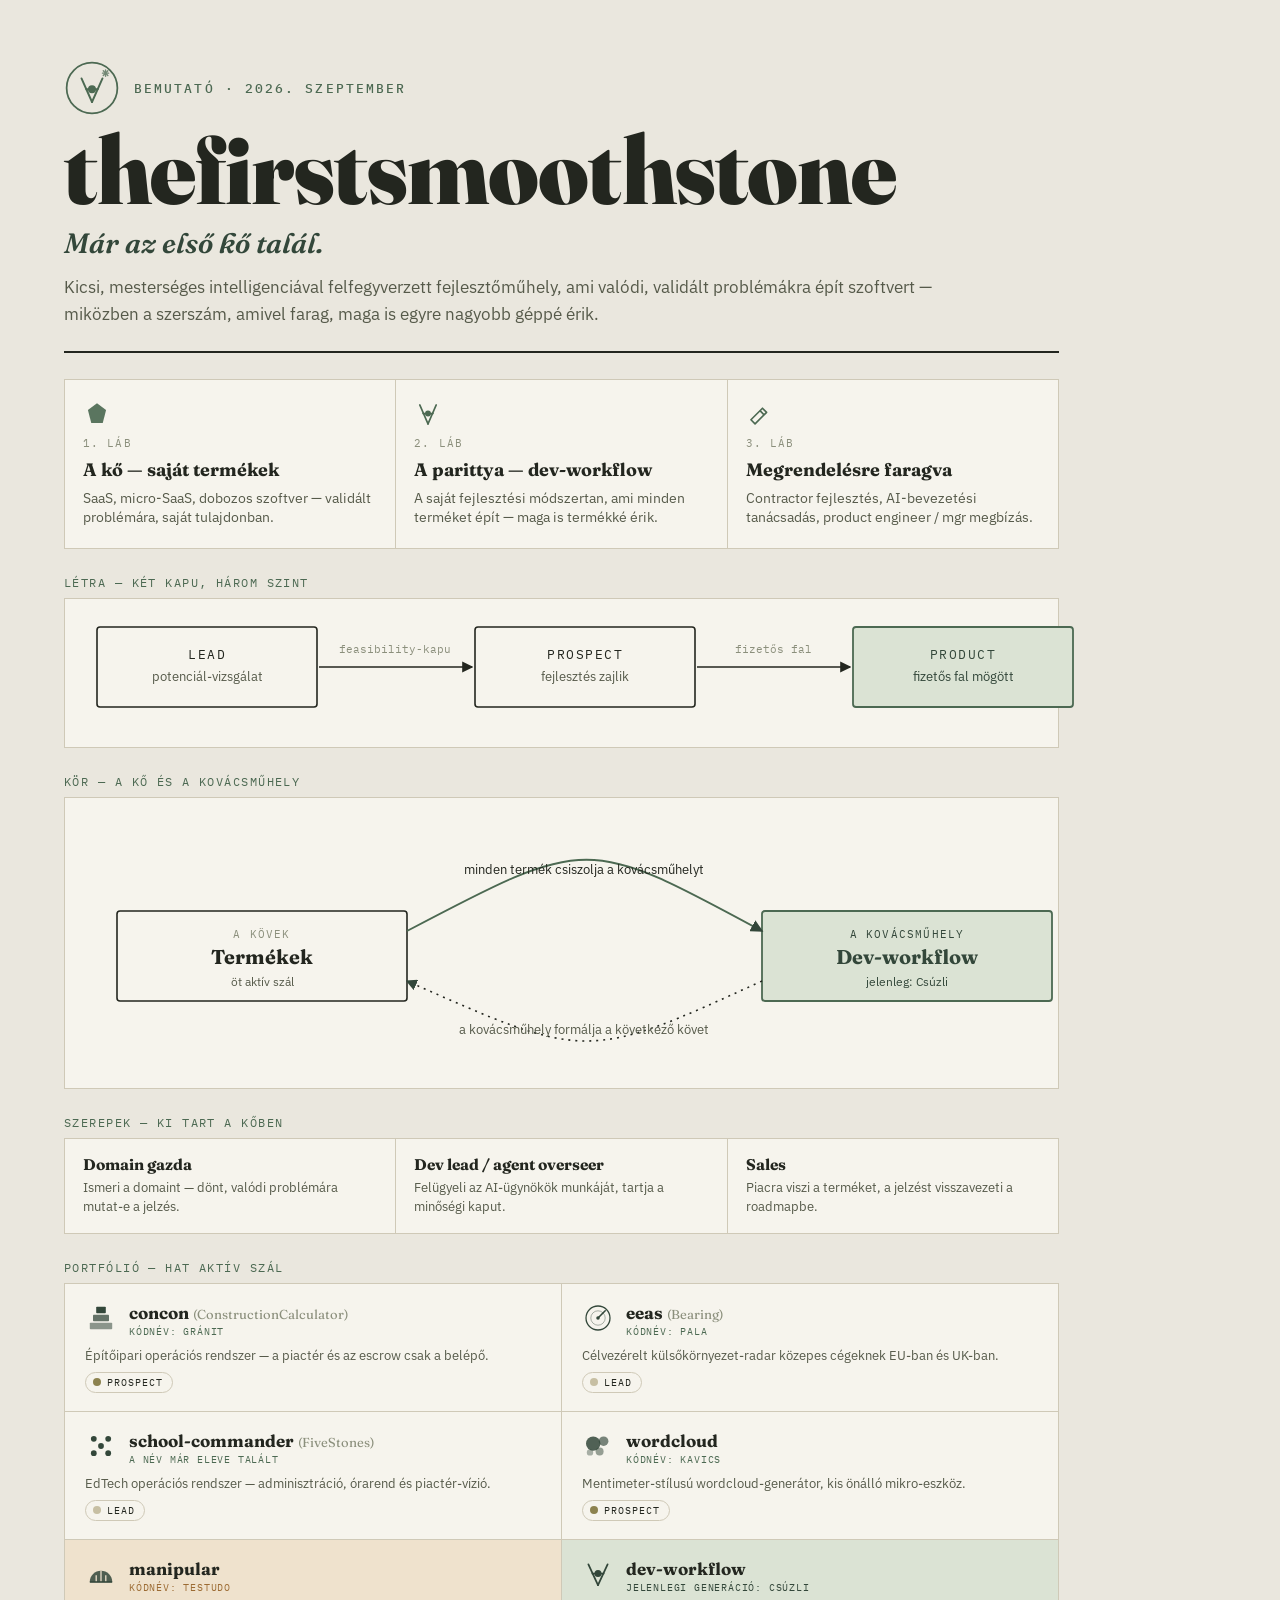
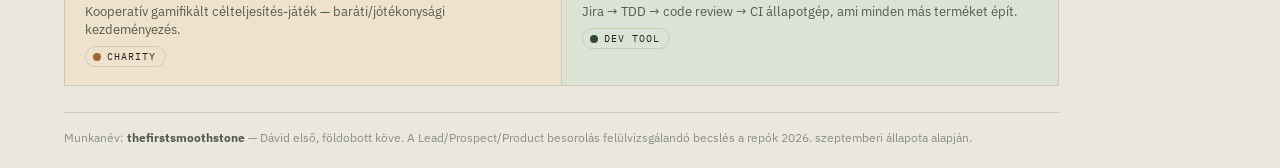
<file: mukodes/index.html>
<!doctype html>
<html lang="hu">
<head>
<meta charset="utf-8">
<title>thefirstsmoothstone</title>
<link rel="preconnect" href="https://fonts.googleapis.com">
<link rel="preconnect" href="https://fonts.gstatic.com" crossorigin>
<link rel="stylesheet" href="https://fonts.googleapis.com/css2?family=Fraunces:opsz,wght@9..144,600;9..144,700;9..144,900&family=IBM+Plex+Sans:wght@400;500;600;700&family=IBM+Plex+Mono:wght@400;500;600&display=swap">
<style>
  :root{
    --ground:#EAE7DE; --surface:#F6F4ED; --surface-2:#DEDACC;
    --ink:#23261F; --ink-soft:#565A4A; --ink-faint:#8B8F7C;
    --line:#CFC9B7;
    --accent:#4C6952; --accent-strong:#33473A; --accent-soft:#DBE3D4;
    --stone-1:#C7BFA3; --stone-2:#8C824F; --stone-3:#33473A;
    --charity:#9C6B33; --charity-soft:#EFE2CD;
  }
  * { box-sizing: border-box; }
  html, body { margin: 0; background: var(--ground); }
  a { color: var(--accent-strong); }
  a:hover { color: var(--accent); }
</style>
</head>
<body>

<div style="width:1123px; height:1768px; background:var(--ground); color:var(--ink); font-family:'IBM Plex Sans', system-ui, sans-serif; padding:60px 64px 40px; display:flex; flex-direction:column; gap:26px;">

  <!-- HEADER -->
  <div style="display:flex; flex-direction:column; gap:8px; border-bottom:2px solid var(--ink); padding-bottom:24px;">
    <div style="display:flex; align-items:center; gap:14px;">
      <svg width="56" height="56" viewBox="0 0 64 64" role="img" aria-label="thefirstsmoothstone embléma">
        <circle cx="32" cy="32" r="29" fill="none" stroke="var(--accent)" stroke-width="2"/>
        <line x1="32" y1="48" x2="20" y2="21" stroke="var(--accent)" stroke-width="2.2" stroke-linecap="round"/>
        <line x1="32" y1="48" x2="44" y2="21" stroke="var(--accent)" stroke-width="2.2" stroke-linecap="round"/>
        <line x1="25.5" y1="33.5" x2="38.5" y2="33.5" stroke="var(--accent)" stroke-width="2.2" stroke-linecap="round"/>
        <circle cx="32" cy="33.5" r="4.6" fill="var(--accent)"/>
        <g stroke="var(--accent)" stroke-width="1.6" stroke-linecap="round" opacity=".75">
          <line x1="44" y1="15" x2="51" y2="15"/>
          <line x1="47.5" y1="11.5" x2="47.5" y2="18.5"/>
          <line x1="44.9" y1="12.4" x2="50.1" y2="17.6"/>
          <line x1="44.9" y1="17.6" x2="50.1" y2="12.4"/>
        </g>
      </svg>
      <div style="font-family:'IBM Plex Mono', monospace; font-size:13px; font-weight:500; letter-spacing:.16em; text-transform:uppercase; color:var(--accent);">Bemutató · 2026. szeptember</div>
    </div>
    <div style="font-family:'Fraunces', Georgia, serif; font-weight:900; font-size:96px; line-height:.94; letter-spacing:-.01em;">thefirstsmoothstone</div>
    <div style="font-family:'Fraunces', Georgia, serif; font-weight:600; font-style:italic; font-size:28px; color:var(--accent-strong); margin-top:4px;">Már az első kő talál.</div>
    <div style="font-size:17px; line-height:1.55; color:var(--ink-soft); max-width:900px; margin-top:6px;">Kicsi, mesterséges intelligenciával felfegyverzett fejlesztőműhely, ami valódi, validált problémákra épít szoftvert — miközben a szerszám, amivel farag, maga is egyre nagyobb géppé érik.</div>
  </div>

  <!-- THREE PILLARS -->
  <div style="display:grid; grid-template-columns:repeat(3,1fr); gap:1px; background:var(--line); border:1px solid var(--line);">
    <div style="background:var(--surface); padding:20px 18px; display:flex; flex-direction:column; gap:8px;">
      <svg width="28" height="28" viewBox="0 0 34 34"><path d="M17 4 L28 12 L24 28 L10 28 L6 12 Z" fill="var(--accent)" opacity=".92"/></svg>
      <div style="font-family:'IBM Plex Mono', monospace; font-size:11px; letter-spacing:.1em; text-transform:uppercase; color:var(--ink-faint);">1. láb</div>
      <div style="font-family:'Fraunces', serif; font-weight:700; font-size:18px;">A kő — saját termékek</div>
      <div style="font-size:13.5px; line-height:1.45; color:var(--ink-soft);">SaaS, micro-SaaS, dobozos szoftver — validált problémára, saját tulajdonban.</div>
    </div>
    <div style="background:var(--surface); padding:20px 18px; display:flex; flex-direction:column; gap:8px;">
      <svg width="28" height="28" viewBox="0 0 34 34">
        <line x1="17" y1="29" x2="7" y2="6" stroke="var(--accent)" stroke-width="2" stroke-linecap="round"/>
        <line x1="17" y1="29" x2="27" y2="6" stroke="var(--accent)" stroke-width="2" stroke-linecap="round"/>
        <line x1="11" y1="16.5" x2="23" y2="16.5" stroke="var(--accent)" stroke-width="2" stroke-linecap="round"/>
        <circle cx="17" cy="16.5" r="3.6" fill="var(--accent)"/>
      </svg>
      <div style="font-family:'IBM Plex Mono', monospace; font-size:11px; letter-spacing:.1em; text-transform:uppercase; color:var(--ink-faint);">2. láb</div>
      <div style="font-family:'Fraunces', serif; font-weight:700; font-size:18px;">A parittya — dev-workflow</div>
      <div style="font-size:13.5px; line-height:1.45; color:var(--ink-soft);">A saját fejlesztési módszertan, ami minden terméket épít — maga is termékké érik.</div>
    </div>
    <div style="background:var(--surface); padding:20px 18px; display:flex; flex-direction:column; gap:8px;">
      <svg width="28" height="28" viewBox="0 0 34 34">
        <path d="M6 24 L20 10 L25 15 L11 29 Z" fill="none" stroke="var(--accent)" stroke-width="2" stroke-linejoin="round"/>
        <line x1="17" y1="13" x2="22" y2="18" stroke="var(--accent)" stroke-width="2"/>
      </svg>
      <div style="font-family:'IBM Plex Mono', monospace; font-size:11px; letter-spacing:.1em; text-transform:uppercase; color:var(--ink-faint);">3. láb</div>
      <div style="font-family:'Fraunces', serif; font-weight:700; font-size:18px;">Megrendelésre faragva</div>
      <div style="font-size:13.5px; line-height:1.45; color:var(--ink-soft);">Contractor fejlesztés, AI-bevezetési tanácsadás, product engineer / mgr megbízás.</div>
    </div>
  </div>

  <!-- LADDER -->
  <div style="display:flex; flex-direction:column; gap:8px;">
    <div style="font-family:'IBM Plex Mono', monospace; font-size:12px; letter-spacing:.12em; text-transform:uppercase; color:var(--accent);">Létra — két kapu, három szint</div>
    <div style="background:var(--surface); border:1px solid var(--line); padding:18px 22px;">
      <svg viewBox="0 0 995 108" width="995" height="108" role="img" aria-label="Lead, Prospect, Product szint két kapuval">
        <rect x="10" y="10" width="220" height="80" rx="3" fill="none" stroke="var(--ink)" stroke-width="1.6"/>
        <text x="120" y="42" text-anchor="middle" font-family="IBM Plex Mono, monospace" font-size="13" letter-spacing="1.5" fill="var(--ink)">LEAD</text>
        <text x="120" y="64" text-anchor="middle" font-family="IBM Plex Sans, sans-serif" font-size="13" fill="var(--ink-soft)">potenciál-vizsgálat</text>

        <rect x="388" y="10" width="220" height="80" rx="3" fill="none" stroke="var(--ink)" stroke-width="1.6"/>
        <text x="498" y="42" text-anchor="middle" font-family="IBM Plex Mono, monospace" font-size="13" letter-spacing="1.5" fill="var(--ink)">PROSPECT</text>
        <text x="498" y="64" text-anchor="middle" font-family="IBM Plex Sans, sans-serif" font-size="13" fill="var(--ink-soft)">fejlesztés zajlik</text>

        <rect x="766" y="10" width="220" height="80" rx="3" fill="var(--accent-soft)" stroke="var(--accent)" stroke-width="1.8"/>
        <text x="876" y="42" text-anchor="middle" font-family="IBM Plex Mono, monospace" font-size="13" letter-spacing="1.5" fill="var(--accent-strong)">PRODUCT</text>
        <text x="876" y="64" text-anchor="middle" font-family="IBM Plex Sans, sans-serif" font-size="13" fill="var(--accent-strong)">fizetős fal mögött</text>

        <defs>
          <marker id="pv-arrow" viewBox="0 0 8 8" refX="7" refY="4" markerWidth="7" markerHeight="7" orient="auto-start-reverse">
            <path d="M0,0 L8,4 L0,8 Z" fill="var(--ink)"/>
          </marker>
        </defs>
        <line x1="232" y1="50" x2="385" y2="50" stroke="var(--ink)" stroke-width="1.6" marker-end="url(#pv-arrow)"/>
        <text x="308" y="36" text-anchor="middle" font-family="IBM Plex Mono, monospace" font-size="11" fill="var(--ink-faint)">feasibility-kapu</text>
        <line x1="610" y1="50" x2="763" y2="50" stroke="var(--ink)" stroke-width="1.6" marker-end="url(#pv-arrow)"/>
        <text x="686" y="36" text-anchor="middle" font-family="IBM Plex Mono, monospace" font-size="11" fill="var(--ink-faint)">fizetős fal</text>
      </svg>
    </div>
  </div>

  <!-- KŐ ÉS KOVÁCSMŰHELY -->
  <div style="display:flex; flex-direction:column; gap:8px;">
    <div style="font-family:'IBM Plex Mono', monospace; font-size:12px; letter-spacing:.12em; text-transform:uppercase; color:var(--accent);">Kör — a kő és a kovácsműhely</div>
    <div style="background:var(--surface); border:1px solid var(--line); padding:18px 22px;">
      <svg viewBox="0 0 995 250" width="995" height="250" role="img" aria-label="A termékek csiszolják a dev-workflow kovácsműhelyt, a kovácsműhely pedig formálja a következő terméket — a jelenlegi generáció a Csúzli">
        <defs>
          <marker id="fw-arrow" viewBox="0 0 8 8" refX="7" refY="4" markerWidth="7" markerHeight="7" orient="auto-start-reverse">
            <path d="M0,0 L8,4 L0,8 Z" fill="var(--accent-strong)"/>
          </marker>
        </defs>

        <rect x="30" y="95" width="290" height="90" rx="3" fill="var(--surface)" stroke="var(--ink)" stroke-width="1.6"/>
        <text x="175" y="122" text-anchor="middle" font-family="IBM Plex Mono, monospace" font-size="10.5" letter-spacing="1.2" fill="var(--ink-faint)">A KÖVEK</text>
        <text x="175" y="148" text-anchor="middle" font-family="Fraunces, serif" font-weight="700" font-size="20" fill="var(--ink)">Termékek</text>
        <text x="175" y="170" text-anchor="middle" font-family="IBM Plex Sans, sans-serif" font-size="12" fill="var(--ink-soft)">öt aktív szál</text>

        <rect x="675" y="95" width="290" height="90" rx="3" fill="var(--accent-soft)" stroke="var(--accent)" stroke-width="1.8"/>
        <text x="820" y="122" text-anchor="middle" font-family="IBM Plex Mono, monospace" font-size="10.5" letter-spacing="1.2" fill="var(--accent-strong)">A KOVÁCSMŰHELY</text>
        <text x="820" y="148" text-anchor="middle" font-family="Fraunces, serif" font-weight="700" font-size="20" fill="var(--accent-strong)">Dev-workflow</text>
        <text x="820" y="170" text-anchor="middle" font-family="IBM Plex Sans, sans-serif" font-size="12" fill="var(--accent-strong)">jelenleg: Csúzli</text>

        <path d="M 320 115 C 500 20, 500 20, 675 115" fill="none" stroke="var(--accent)" stroke-width="1.8" marker-end="url(#fw-arrow)"/>
        <text x="497" y="58" text-anchor="middle" font-family="IBM Plex Sans, sans-serif" font-size="13" fill="var(--ink)">minden termék csiszolja a kovácsműhelyt</text>

        <path d="M 675 165 C 500 245, 500 245, 320 165" fill="none" stroke="var(--ink)" stroke-width="1.6" stroke-dasharray="2 5" marker-end="url(#fw-arrow)"/>
        <text x="497" y="218" text-anchor="middle" font-family="IBM Plex Sans, sans-serif" font-size="13" fill="var(--ink-soft)">a kovácsműhely formálja a következő követ</text>
      </svg>
    </div>
  </div>

  <!-- ROLES -->
  <div style="display:flex; flex-direction:column; gap:8px;">
    <div style="font-family:'IBM Plex Mono', monospace; font-size:12px; letter-spacing:.12em; text-transform:uppercase; color:var(--accent);">Szerepek — ki tart a kőben</div>
    <div style="display:grid; grid-template-columns:repeat(3,1fr); gap:1px; background:var(--line); border:1px solid var(--line);">
      <div style="background:var(--surface); padding:16px 18px;">
        <div style="font-family:'Fraunces', serif; font-weight:700; font-size:15.5px; margin-bottom:5px;">Domain gazda</div>
        <div style="font-size:13px; line-height:1.45; color:var(--ink-soft);">Ismeri a domaint — dönt, valódi problémára mutat-e a jelzés.</div>
      </div>
      <div style="background:var(--surface); padding:16px 18px;">
        <div style="font-family:'Fraunces', serif; font-weight:700; font-size:15.5px; margin-bottom:5px;">Dev lead / agent overseer</div>
        <div style="font-size:13px; line-height:1.45; color:var(--ink-soft);">Felügyeli az AI-ügynökök munkáját, tartja a minőségi kaput.</div>
      </div>
      <div style="background:var(--surface); padding:16px 18px;">
        <div style="font-family:'Fraunces', serif; font-weight:700; font-size:15.5px; margin-bottom:5px;">Sales</div>
        <div style="font-size:13px; line-height:1.45; color:var(--ink-soft);">Piacra viszi a terméket, a jelzést visszavezeti a roadmapbe.</div>
      </div>
    </div>
  </div>

  <!-- PORTFOLIO -->
  <div style="display:flex; flex-direction:column; gap:8px;">
    <div style="font-family:'IBM Plex Mono', monospace; font-size:12px; letter-spacing:.12em; text-transform:uppercase; color:var(--accent);">Portfólió — hat aktív szál</div>
    <div style="display:grid; grid-template-columns:repeat(2,1fr); gap:1px; background:var(--line); border:1px solid var(--line);">

      <div style="background:var(--surface); padding:18px 20px; display:flex; flex-direction:column; gap:8px;">
        <div style="display:flex; align-items:flex-start; gap:12px;">
          <svg width="32" height="32" viewBox="0 0 40 40">
            <rect x="6" y="26" width="28" height="8" rx="1" fill="var(--accent-strong)" opacity=".55"/>
            <rect x="10" y="16" width="20" height="8" rx="1" fill="var(--accent-strong)" opacity=".75"/>
            <rect x="14" y="6" width="12" height="8" rx="1" fill="var(--accent-strong)"/>
          </svg>
          <div>
            <div style="font-family:'Fraunces', serif; font-weight:700; font-size:17px;">concon <span style="font-weight:400; color:var(--ink-faint); font-size:13px;">(ConstructionCalculator)</span></div>
            <div style="font-family:'IBM Plex Mono', monospace; font-size:10px; letter-spacing:.08em; text-transform:uppercase; color:var(--accent); margin-top:2px;">kódnév: Gránit</div>
          </div>
        </div>
        <div style="font-size:12.5px; line-height:1.45; color:var(--ink-soft);">Építőipari operációs rendszer — a piactér és az escrow csak a belépő.</div>
        <div style="display:inline-flex; align-items:center; gap:6px; font-family:'IBM Plex Mono', monospace; font-size:10px; letter-spacing:.1em; text-transform:uppercase; padding:3px 9px 3px 7px; border-radius:20px; border:1px solid var(--line); width:fit-content;"><span style="width:8px; height:8px; border-radius:50%; background:var(--stone-2);"></span>Prospect</div>
      </div>

      <div style="background:var(--surface); padding:18px 20px; display:flex; flex-direction:column; gap:8px;">
        <div style="display:flex; align-items:flex-start; gap:12px;">
          <svg width="32" height="32" viewBox="0 0 40 40">
            <circle cx="20" cy="20" r="15" fill="none" stroke="var(--accent-strong)" stroke-width="1.6"/>
            <circle cx="20" cy="20" r="9" fill="none" stroke="var(--accent-strong)" stroke-width="1" opacity=".5"/>
            <line x1="20" y1="20" x2="29" y2="11" stroke="var(--accent-strong)" stroke-width="2" stroke-linecap="round"/>
            <circle cx="20" cy="20" r="2.2" fill="var(--accent-strong)"/>
          </svg>
          <div>
            <div style="font-family:'Fraunces', serif; font-weight:700; font-size:17px;">eeas <span style="font-weight:400; color:var(--ink-faint); font-size:13px;">(Bearing)</span></div>
            <div style="font-family:'IBM Plex Mono', monospace; font-size:10px; letter-spacing:.08em; text-transform:uppercase; color:var(--accent); margin-top:2px;">kódnév: Pala</div>
          </div>
        </div>
        <div style="font-size:12.5px; line-height:1.45; color:var(--ink-soft);">Célvezérelt külsőkörnyezet-radar közepes cégeknek EU-ban és UK-ban.</div>
        <div style="display:inline-flex; align-items:center; gap:6px; font-family:'IBM Plex Mono', monospace; font-size:10px; letter-spacing:.1em; text-transform:uppercase; padding:3px 9px 3px 7px; border-radius:20px; border:1px solid var(--line); width:fit-content;"><span style="width:8px; height:8px; border-radius:50%; background:var(--stone-1);"></span>Lead</div>
      </div>

      <div style="background:var(--surface); padding:18px 20px; display:flex; flex-direction:column; gap:8px;">
        <div style="display:flex; align-items:flex-start; gap:12px;">
          <svg width="32" height="32" viewBox="0 0 40 40">
            <circle cx="11" cy="11" r="3.6" fill="var(--accent-strong)"/>
            <circle cx="29" cy="11" r="3.6" fill="var(--accent-strong)"/>
            <circle cx="20" cy="20" r="3.6" fill="var(--accent-strong)"/>
            <circle cx="11" cy="29" r="3.6" fill="var(--accent-strong)"/>
            <circle cx="29" cy="29" r="3.6" fill="var(--accent-strong)"/>
          </svg>
          <div>
            <div style="font-family:'Fraunces', serif; font-weight:700; font-size:17px;">school-commander <span style="font-weight:400; color:var(--ink-faint); font-size:13px;">(FiveStones)</span></div>
            <div style="font-family:'IBM Plex Mono', monospace; font-size:10px; letter-spacing:.08em; text-transform:uppercase; color:var(--accent); margin-top:2px;">a név már eleve talált</div>
          </div>
        </div>
        <div style="font-size:12.5px; line-height:1.45; color:var(--ink-soft);">EdTech operációs rendszer — adminisztráció, órarend és piactér-vízió.</div>
        <div style="display:inline-flex; align-items:center; gap:6px; font-family:'IBM Plex Mono', monospace; font-size:10px; letter-spacing:.1em; text-transform:uppercase; padding:3px 9px 3px 7px; border-radius:20px; border:1px solid var(--line); width:fit-content;"><span style="width:8px; height:8px; border-radius:50%; background:var(--stone-1);"></span>Lead</div>
      </div>

      <div style="background:var(--surface); padding:18px 20px; display:flex; flex-direction:column; gap:8px;">
        <div style="display:flex; align-items:flex-start; gap:12px;">
          <svg width="32" height="32" viewBox="0 0 40 40">
            <circle cx="14" cy="17" r="9" fill="var(--accent-strong)" opacity=".85"/>
            <circle cx="27" cy="14" r="6" fill="var(--accent-strong)" opacity=".65"/>
            <circle cx="22" cy="27" r="5" fill="var(--accent-strong)" opacity=".5"/>
            <circle cx="10" cy="28" r="4" fill="var(--accent-strong)" opacity=".4"/>
          </svg>
          <div>
            <div style="font-family:'Fraunces', serif; font-weight:700; font-size:17px;">wordcloud</div>
            <div style="font-family:'IBM Plex Mono', monospace; font-size:10px; letter-spacing:.08em; text-transform:uppercase; color:var(--accent); margin-top:2px;">kódnév: Kavics</div>
          </div>
        </div>
        <div style="font-size:12.5px; line-height:1.45; color:var(--ink-soft);">Mentimeter-stílusú wordcloud-generátor, kis önálló mikro-eszköz.</div>
        <div style="display:inline-flex; align-items:center; gap:6px; font-family:'IBM Plex Mono', monospace; font-size:10px; letter-spacing:.1em; text-transform:uppercase; padding:3px 9px 3px 7px; border-radius:20px; border:1px solid var(--line); width:fit-content;"><span style="width:8px; height:8px; border-radius:50%; background:var(--stone-2);"></span>Prospect</div>
      </div>

      <div style="background:var(--charity-soft); padding:18px 20px; display:flex; flex-direction:column; gap:8px;">
        <div style="display:flex; align-items:flex-start; gap:12px;">
          <svg width="32" height="32" viewBox="0 0 40 40">
            <path d="M6 30 A14 14 0 0 1 34 30 Z" fill="var(--accent-strong)" opacity=".85"/>
            <line x1="14" y1="30" x2="14" y2="21.5" stroke="var(--charity-soft)" stroke-width="1.6"/>
            <line x1="20" y1="30" x2="20" y2="16" stroke="var(--charity-soft)" stroke-width="1.6"/>
            <line x1="26" y1="30" x2="26" y2="21.5" stroke="var(--charity-soft)" stroke-width="1.6"/>
            <line x1="6" y1="30" x2="34" y2="30" stroke="var(--accent-strong)" stroke-width="2"/>
          </svg>
          <div>
            <div style="font-family:'Fraunces', serif; font-weight:700; font-size:17px;">manipular</div>
            <div style="font-family:'IBM Plex Mono', monospace; font-size:10px; letter-spacing:.08em; text-transform:uppercase; color:var(--charity); margin-top:2px;">kódnév: Testudo</div>
          </div>
        </div>
        <div style="font-size:12.5px; line-height:1.45; color:var(--ink-soft);">Kooperatív gamifikált célteljesítés-játék — baráti/jótékonysági kezdeményezés.</div>
        <div style="display:inline-flex; align-items:center; gap:6px; font-family:'IBM Plex Mono', monospace; font-size:10px; letter-spacing:.1em; text-transform:uppercase; padding:3px 9px 3px 7px; border-radius:20px; border:1px solid var(--line); width:fit-content;"><span style="width:8px; height:8px; border-radius:50%; background:var(--charity);"></span>Charity</div>
      </div>

      <div style="background:var(--accent-soft); padding:18px 20px; display:flex; flex-direction:column; gap:8px;">
        <div style="display:flex; align-items:flex-start; gap:12px;">
          <svg width="32" height="32" viewBox="0 0 40 40">
            <line x1="20" y1="34" x2="8" y2="8" stroke="var(--accent-strong)" stroke-width="2.2" stroke-linecap="round"/>
            <line x1="20" y1="34" x2="32" y2="8" stroke="var(--accent-strong)" stroke-width="2.2" stroke-linecap="round"/>
            <line x1="13" y1="19.5" x2="27" y2="19.5" stroke="var(--accent-strong)" stroke-width="2.2" stroke-linecap="round"/>
            <circle cx="20" cy="19.5" r="4.4" fill="var(--accent-strong)"/>
          </svg>
          <div>
            <div style="font-family:'Fraunces', serif; font-weight:700; font-size:17px;">dev-workflow</div>
            <div style="font-family:'IBM Plex Mono', monospace; font-size:10px; letter-spacing:.08em; text-transform:uppercase; color:var(--accent-strong); margin-top:2px;">jelenlegi generáció: Csúzli</div>
          </div>
        </div>
        <div style="font-size:12.5px; line-height:1.45; color:var(--ink-soft);">Jira → TDD → code review → CI állapotgép, ami minden más terméket épít.</div>
        <div style="display:inline-flex; align-items:center; gap:6px; font-family:'IBM Plex Mono', monospace; font-size:10px; letter-spacing:.1em; text-transform:uppercase; padding:3px 9px 3px 7px; border-radius:20px; border:1px solid var(--line); width:fit-content;"><span style="width:8px; height:8px; border-radius:50%; background:var(--accent-strong);"></span>Dev tool</div>
      </div>

    </div>
  </div>

  <!-- FOOTER -->
  <div style="border-top:1px solid var(--line); padding-top:16px; font-size:11.5px; line-height:1.5; color:var(--ink-faint);">Munkanév: <strong style="color:var(--ink-soft);">thefirstsmoothstone</strong> — Dávid első, földobott köve. A Lead/Prospect/Product besorolás felülvizsgálandó becslés a repók 2026. szeptemberi állapota alapján.</div>

</div>
</body>
</html>
</file>
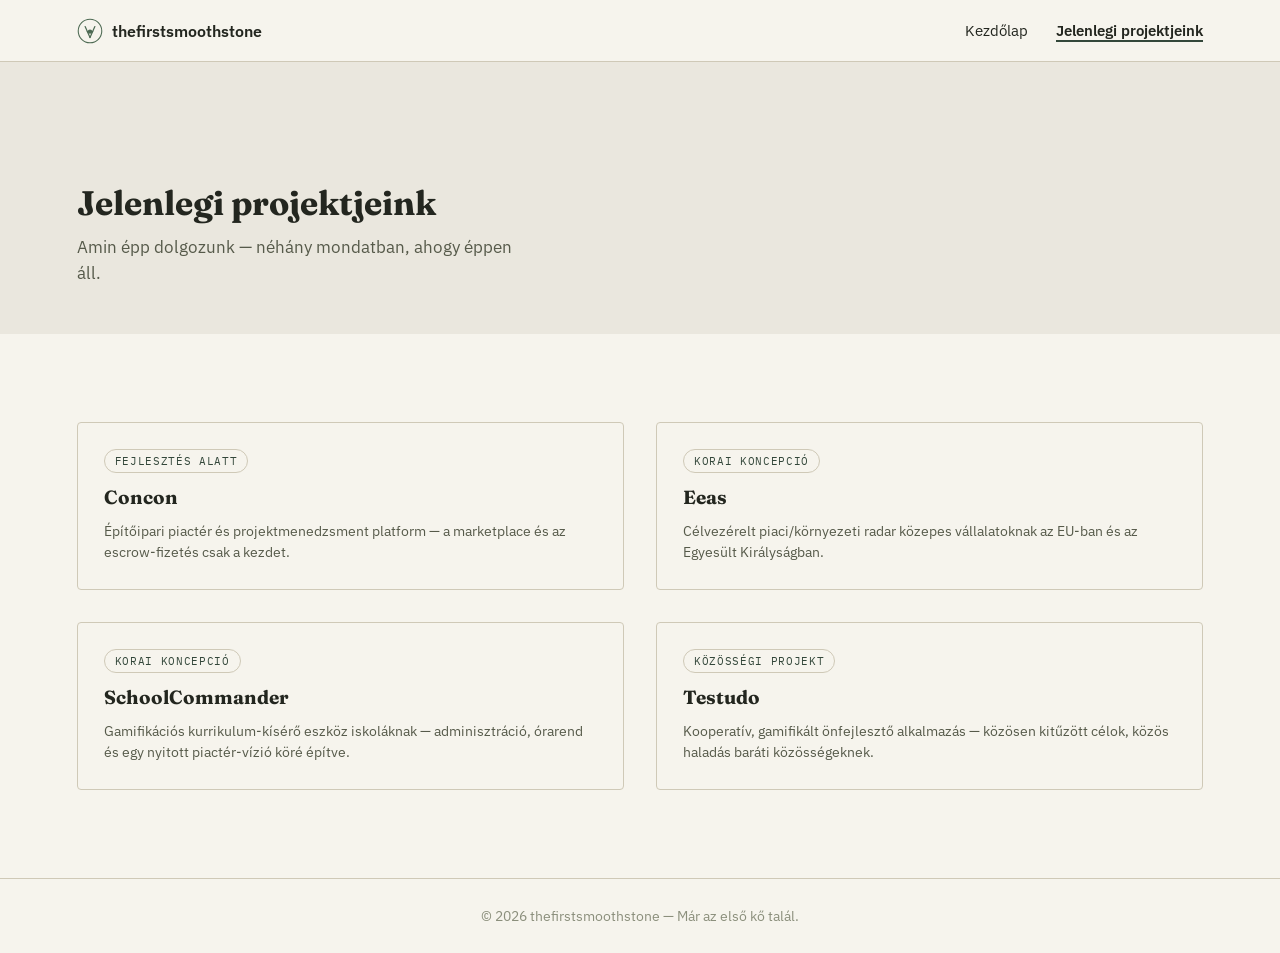
<file: projektek/index.html>
<!doctype html>
<html lang="hu">
<head>
<meta charset="utf-8">
<title>Jelenlegi projektjeink — thefirstsmoothstone</title>
<meta name="viewport" content="width=device-width, initial-scale=1">
<meta name="description" content="Amin épp dolgozunk — thefirstsmoothstone jelenlegi projektjei.">
<link rel="preconnect" href="https://fonts.googleapis.com">
<link rel="preconnect" href="https://fonts.gstatic.com" crossorigin>
<link rel="stylesheet" href="https://fonts.googleapis.com/css2?family=Fraunces:ital,opsz,wght@0,9..144,700;0,9..144,900;1,9..144,600&family=IBM+Plex+Sans:wght@400;600&family=IBM+Plex+Mono:wght@500&display=swap">
<link rel="stylesheet" href="/assets/style.css">
</head>
<body>

<header class="nav">
  <a class="nav-brand" href="/">
    <svg class="nav-emblem" viewBox="0 0 64 64" xmlns="http://www.w3.org/2000/svg" aria-hidden="true">
      <circle cx="32" cy="32" r="29" fill="none" stroke="#4C6952" stroke-width="2.6"/>
      <line x1="32" y1="48" x2="20" y2="21" stroke="#4C6952" stroke-width="3" stroke-linecap="round"/>
      <line x1="32" y1="48" x2="44" y2="21" stroke="#4C6952" stroke-width="3" stroke-linecap="round"/>
      <line x1="25.5" y1="33.5" x2="38.5" y2="33.5" stroke="#4C6952" stroke-width="3" stroke-linecap="round"/>
      <circle cx="32" cy="33.5" r="5.5" fill="#4C6952"/>
    </svg>
    <span>thefirstsmoothstone</span>
  </a>
  <nav class="nav-links">
    <a href="/">Kezdőlap</a>
    <a href="/projektek/" class="active">Jelenlegi projektjeink</a>
  </nav>
</header>

<section class="hero" style="padding-bottom: clamp(24px,4vw,48px); gap:.6rem;">
  <h2 class="section-title" style="margin:0;">Jelenlegi projektjeink</h2>
  <p class="lead">Amin épp dolgozunk — néhány mondatban, ahogy éppen áll.</p>
</section>

<section class="section section--surface">
  <div class="projects-grid">
    <div class="project-card">
      <span class="status-pill">FEJLESZTÉS ALATT</span>
      <h3>Concon</h3>
      <p>Építőipari piactér és projektmenedzsment platform — a marketplace és az escrow-fizetés csak a kezdet.</p>
    </div>
    <div class="project-card">
      <span class="status-pill">KORAI KONCEPCIÓ</span>
      <h3>Eeas</h3>
      <p>Célvezérelt piaci/környezeti radar közepes vállalatoknak az EU-ban és az Egyesült Királyságban.</p>
    </div>
    <div class="project-card">
      <span class="status-pill">KORAI KONCEPCIÓ</span>
      <h3>SchoolCommander</h3>
      <p>Gamifikációs kurrikulum-kísérő eszköz iskoláknak — adminisztráció, órarend és egy nyitott piactér-vízió köré építve.</p>
    </div>
    <div class="project-card">
      <span class="status-pill">KÖZÖSSÉGI PROJEKT</span>
      <h3>Testudo</h3>
      <p>Kooperatív, gamifikált önfejlesztő alkalmazás — közösen kitűzött célok, közös haladás baráti közösségeknek.</p>
    </div>
  </div>
</section>

<footer class="site-footer">© 2026 thefirstsmoothstone — Már az első kő talál.</footer>

</body>
</html>
</file>
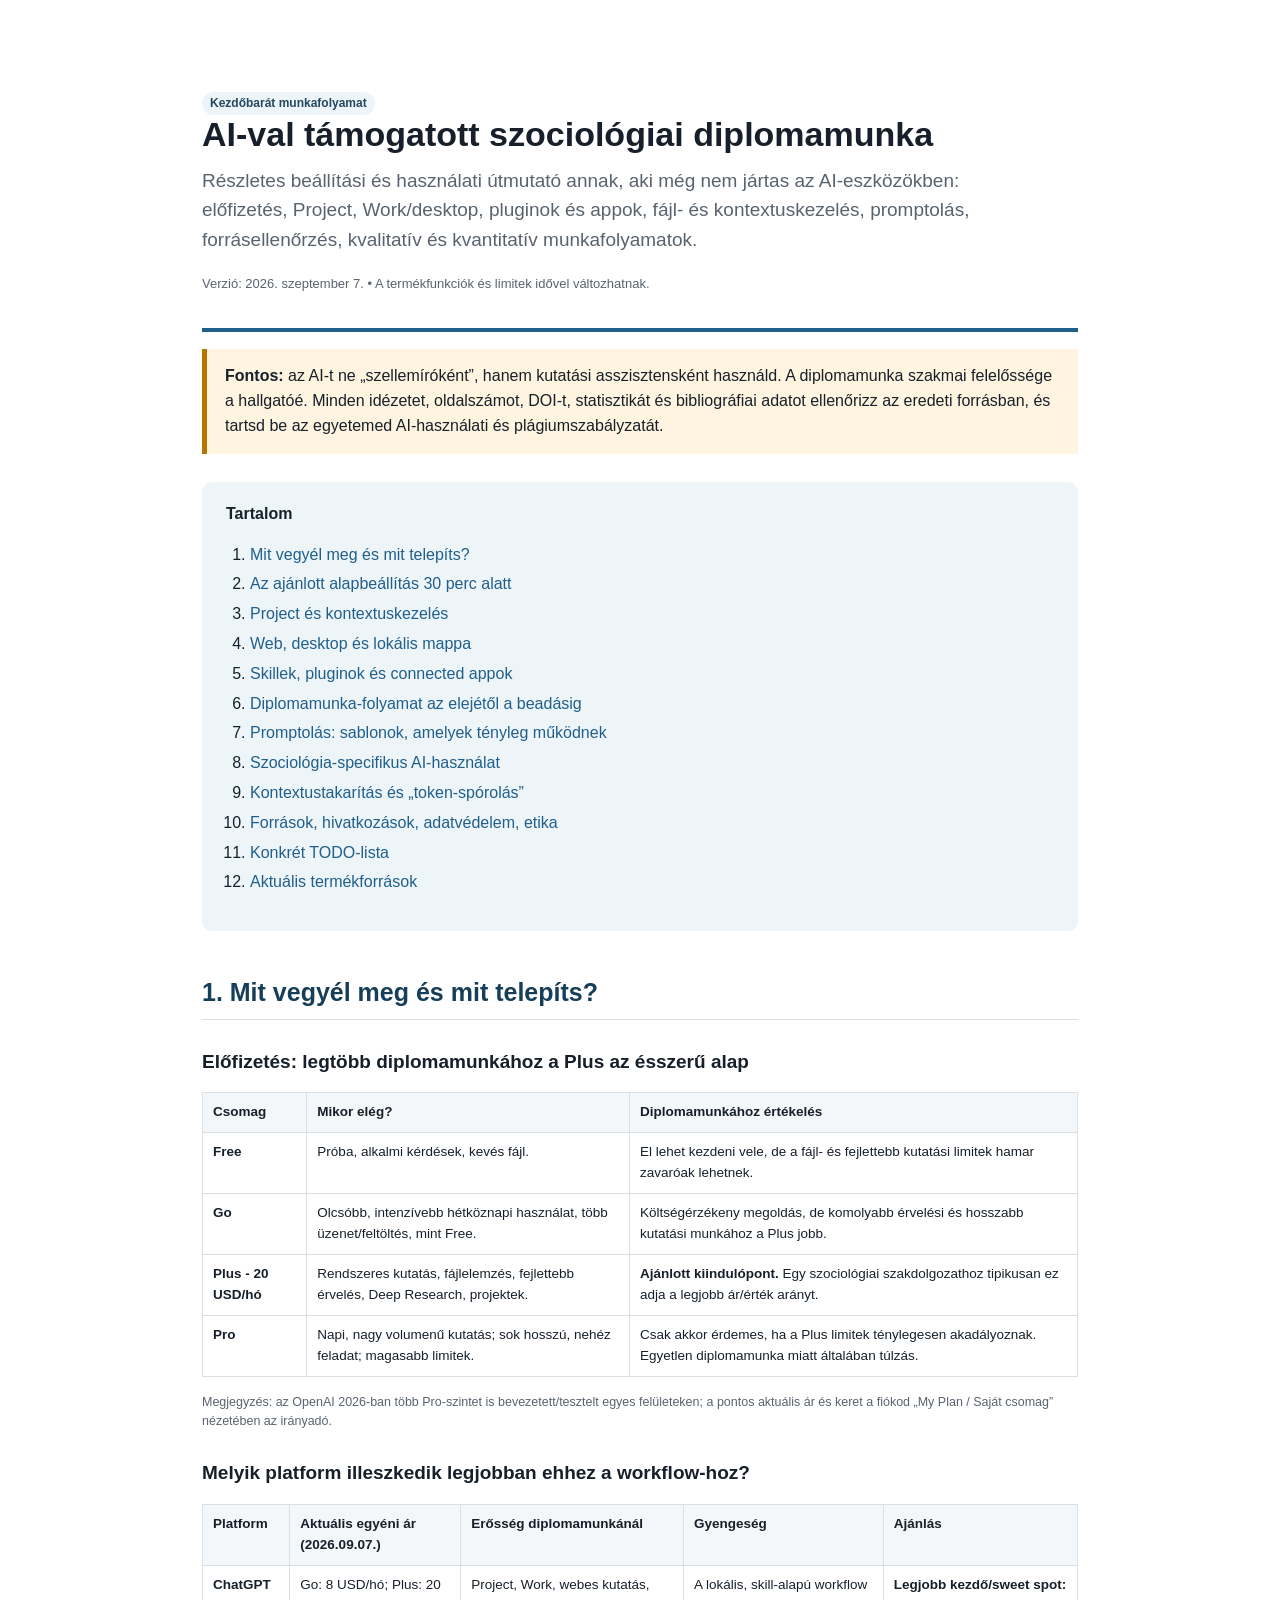
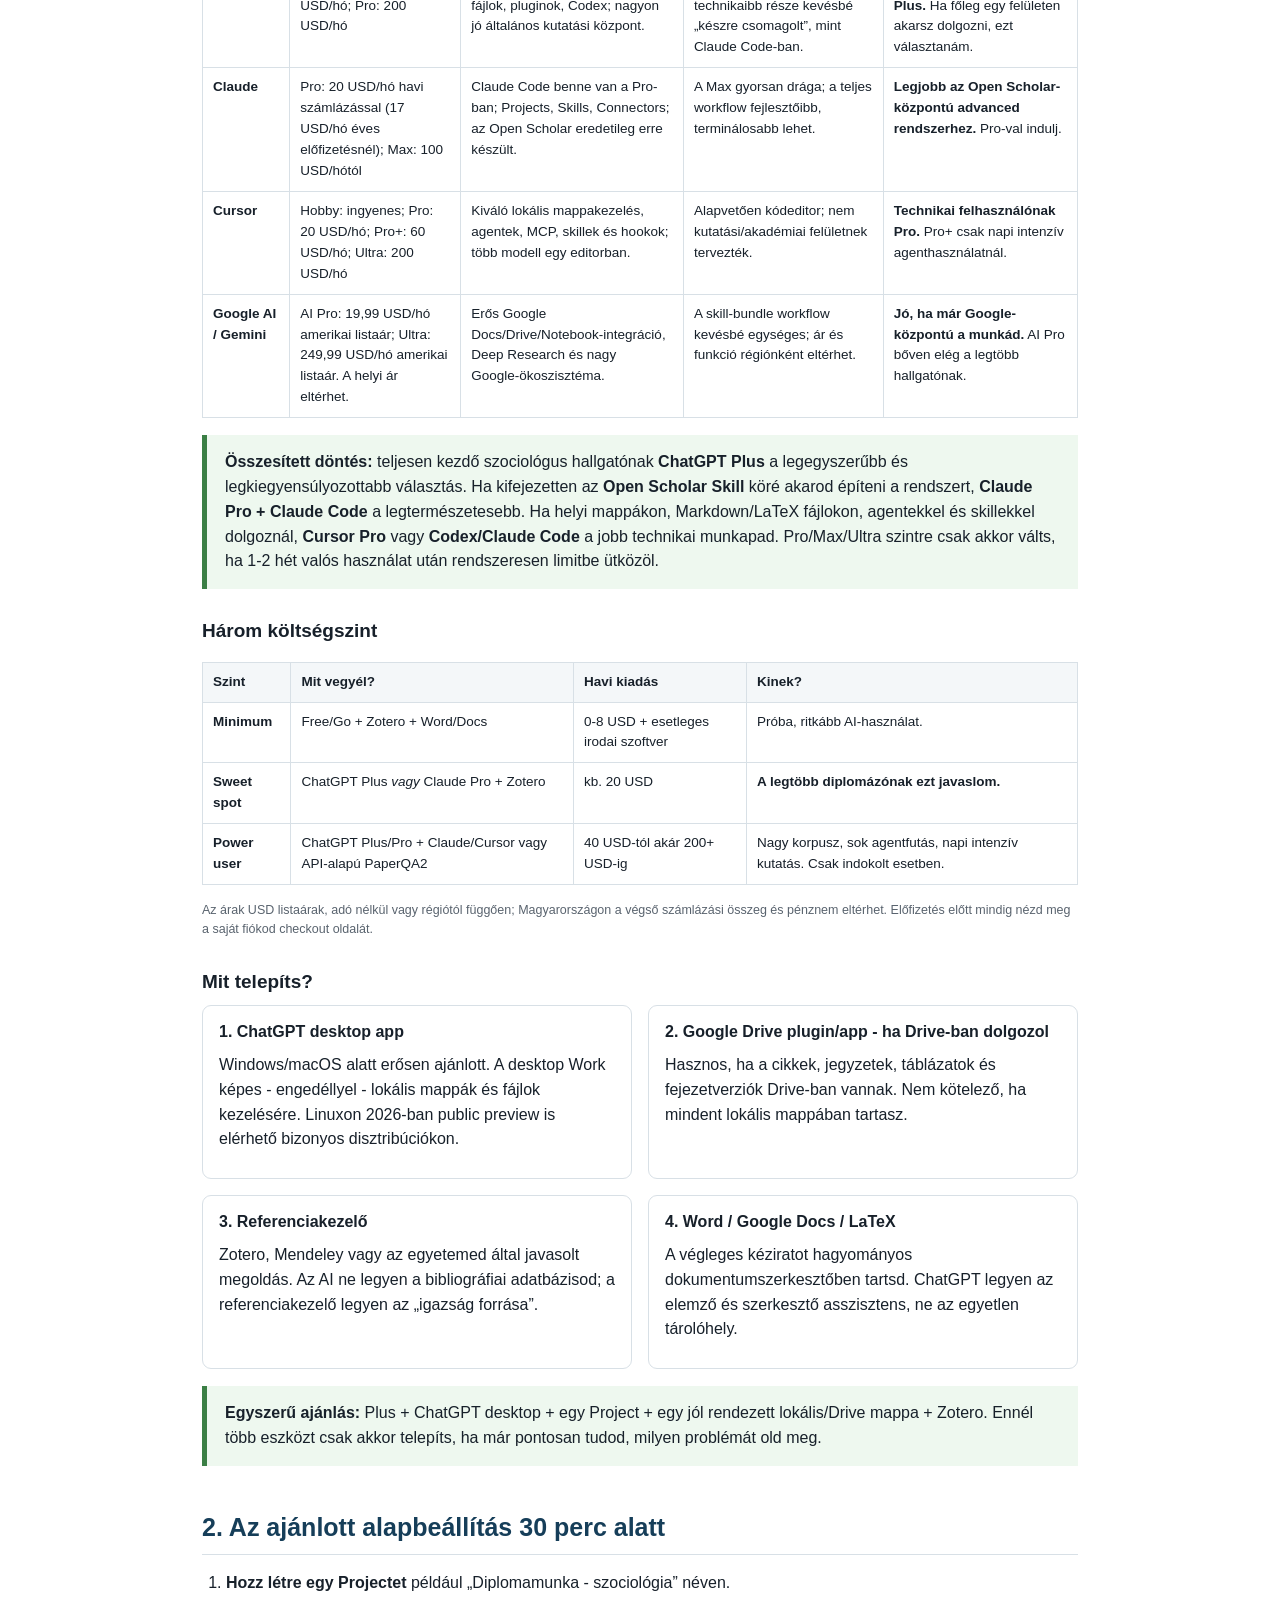
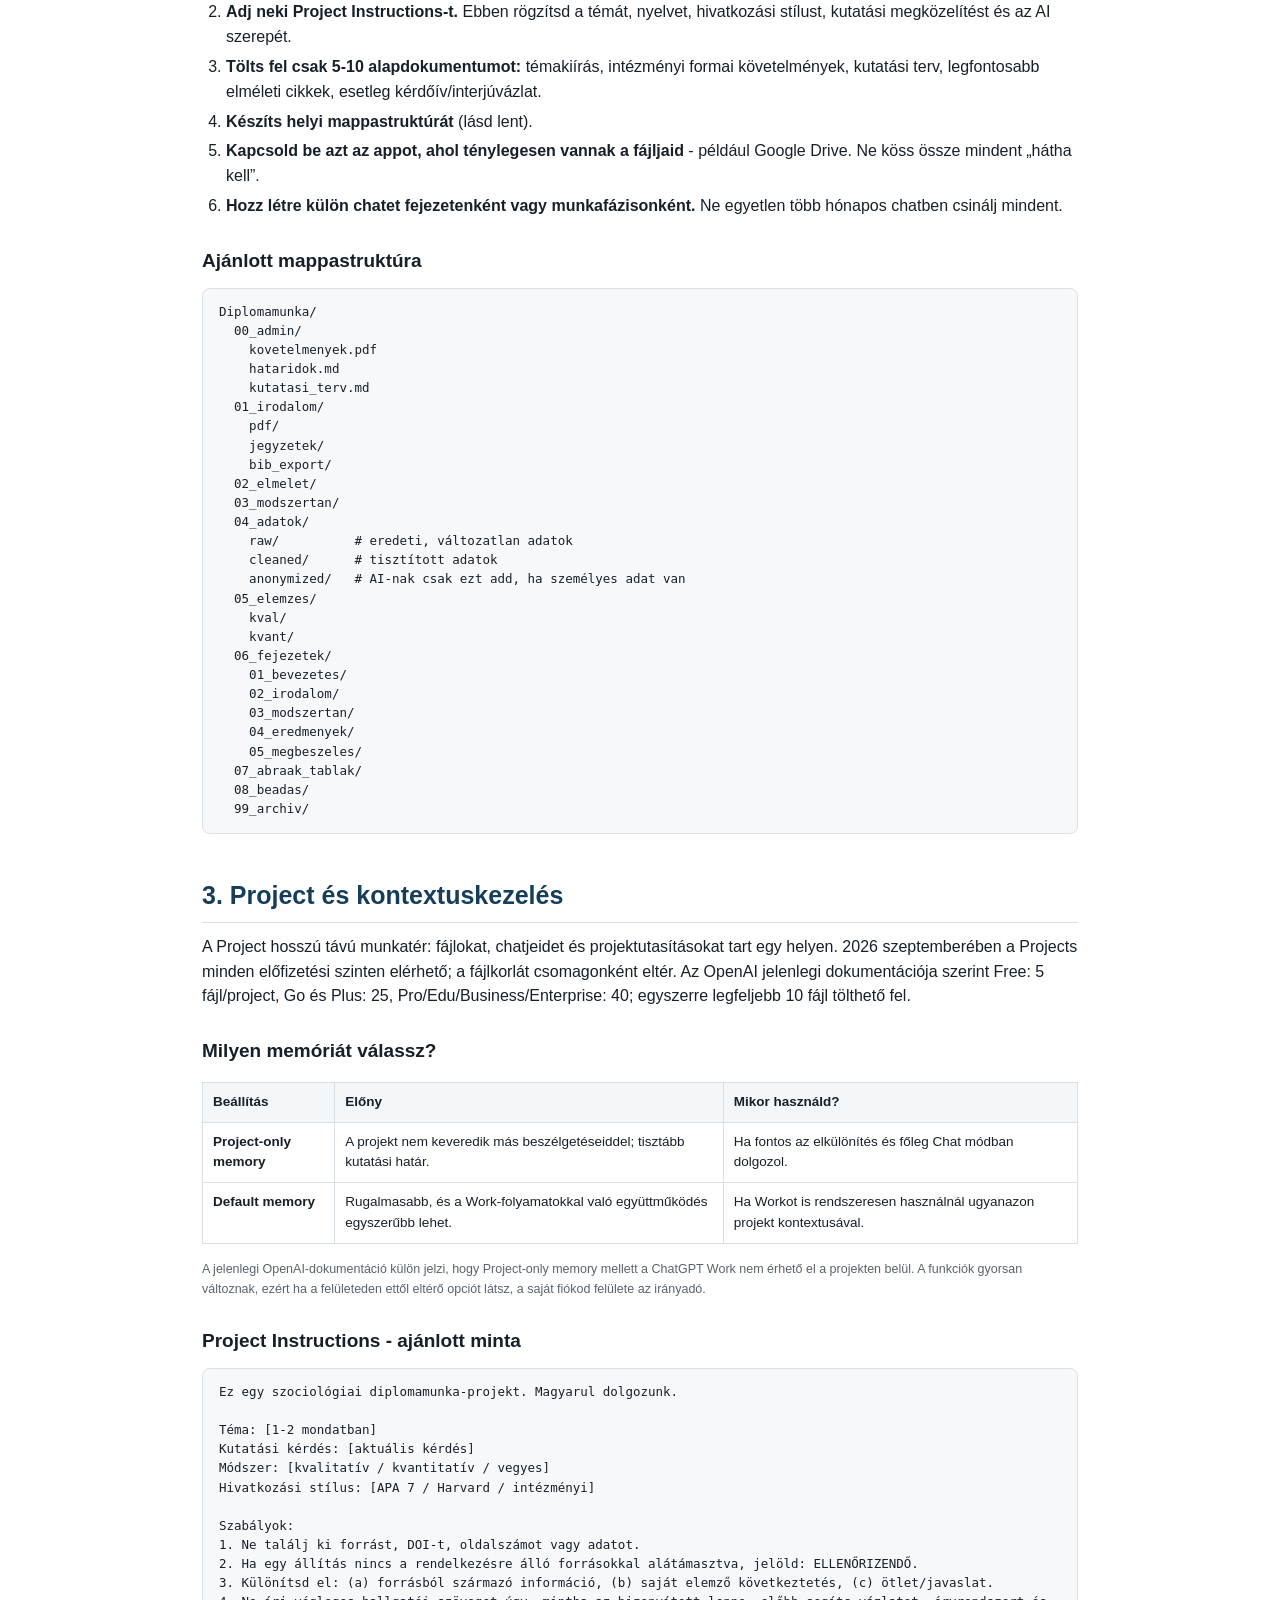
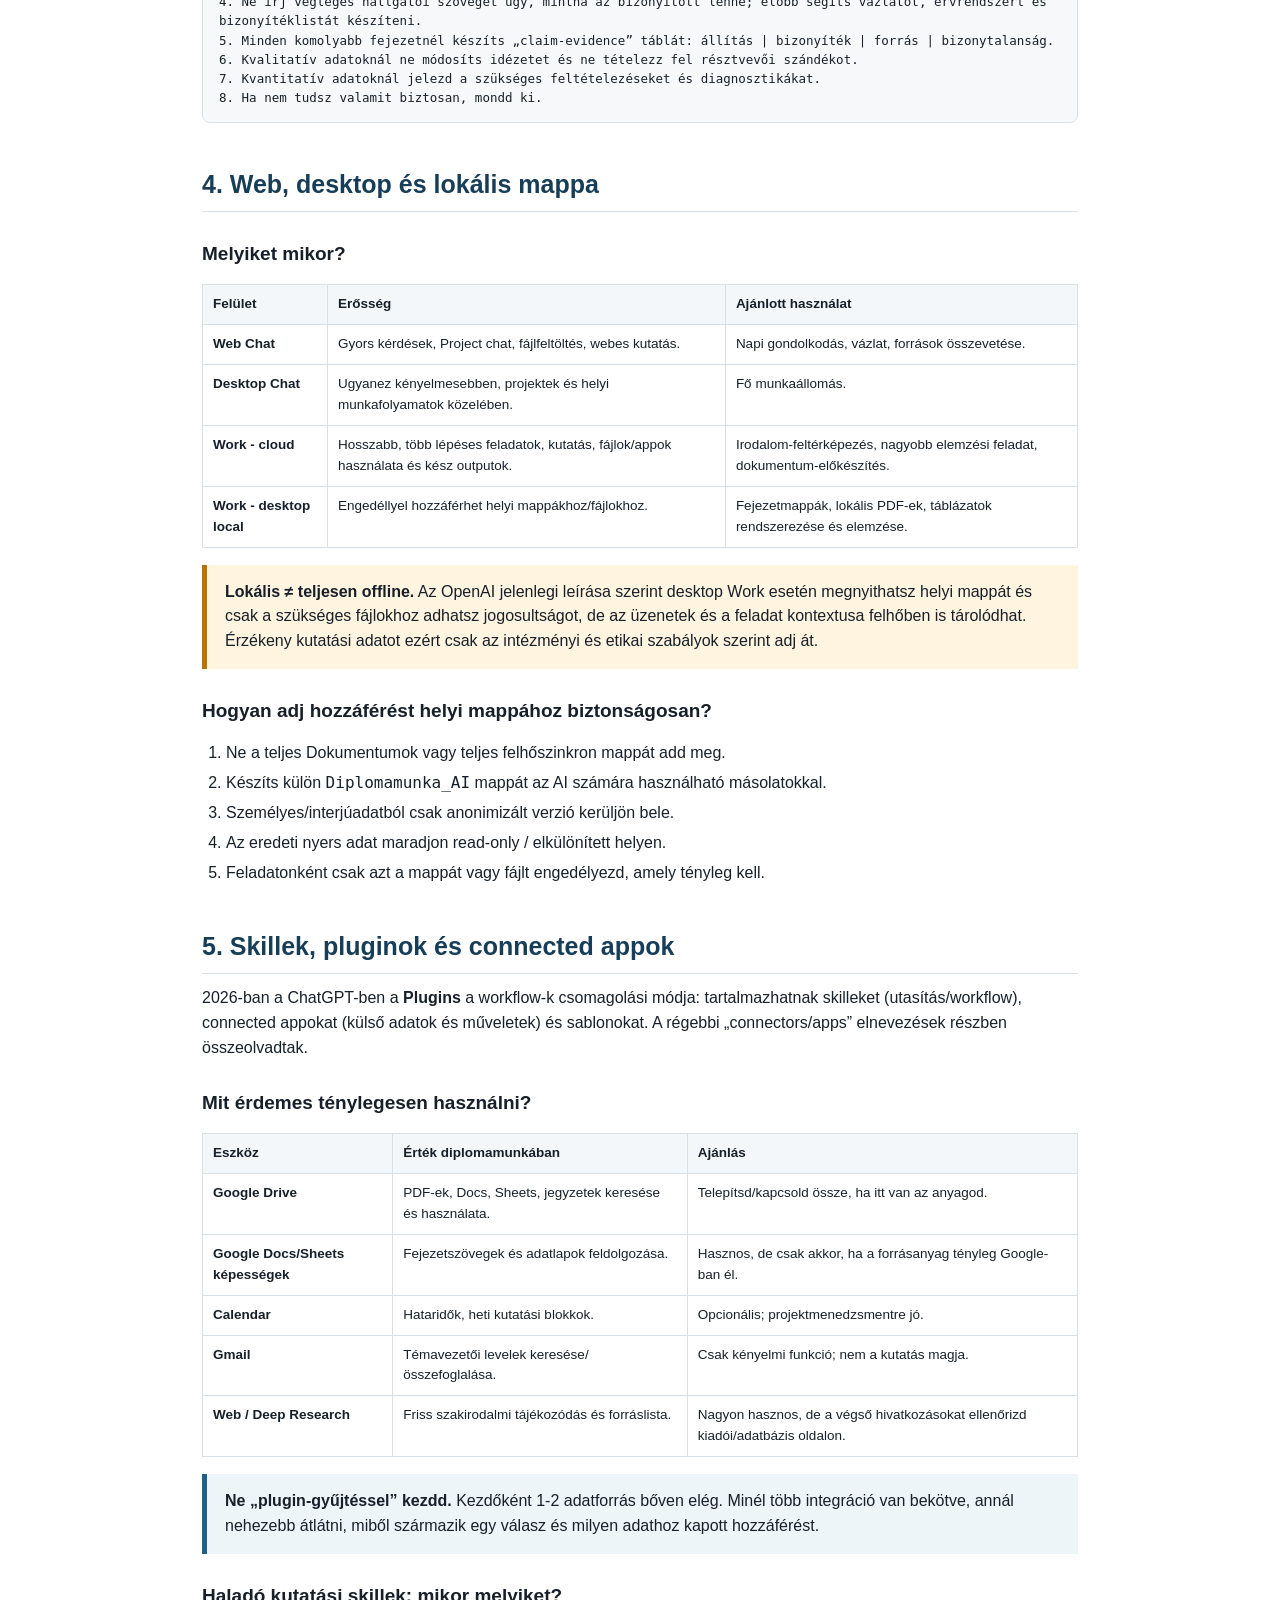
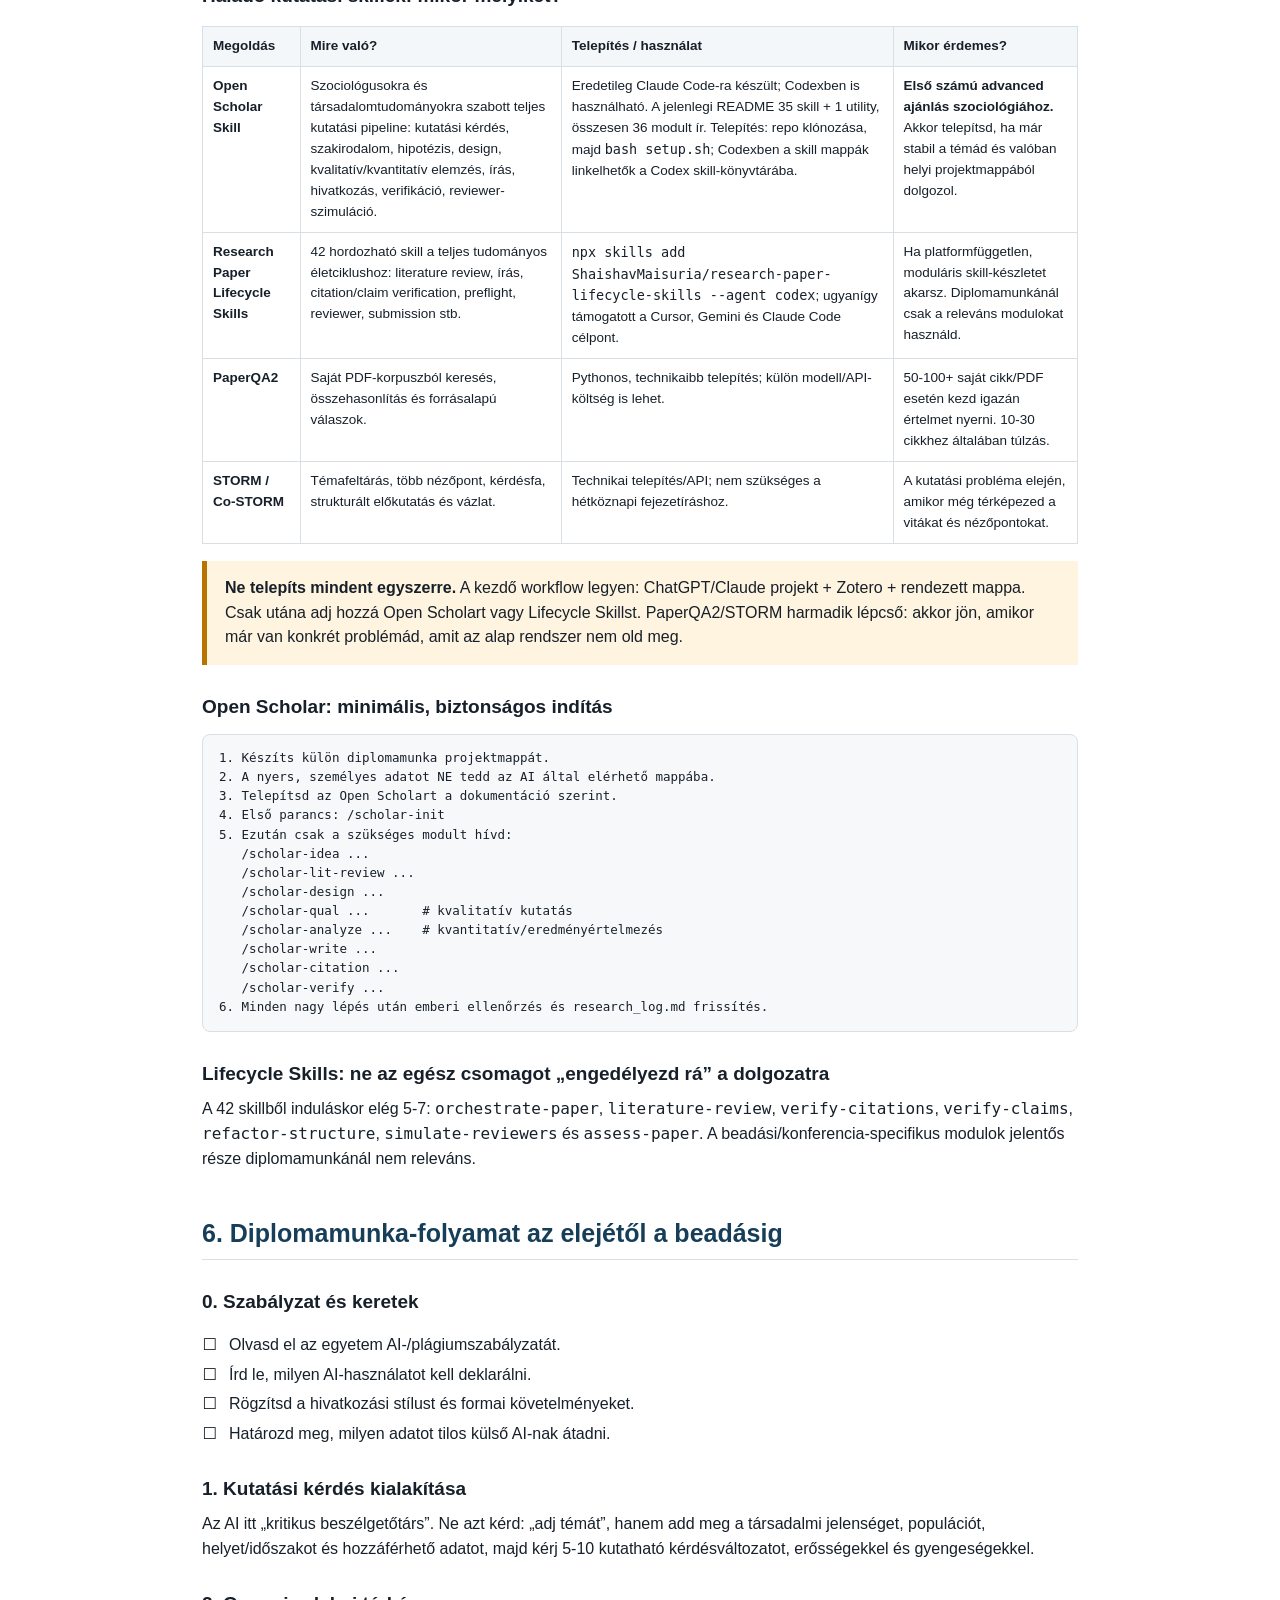
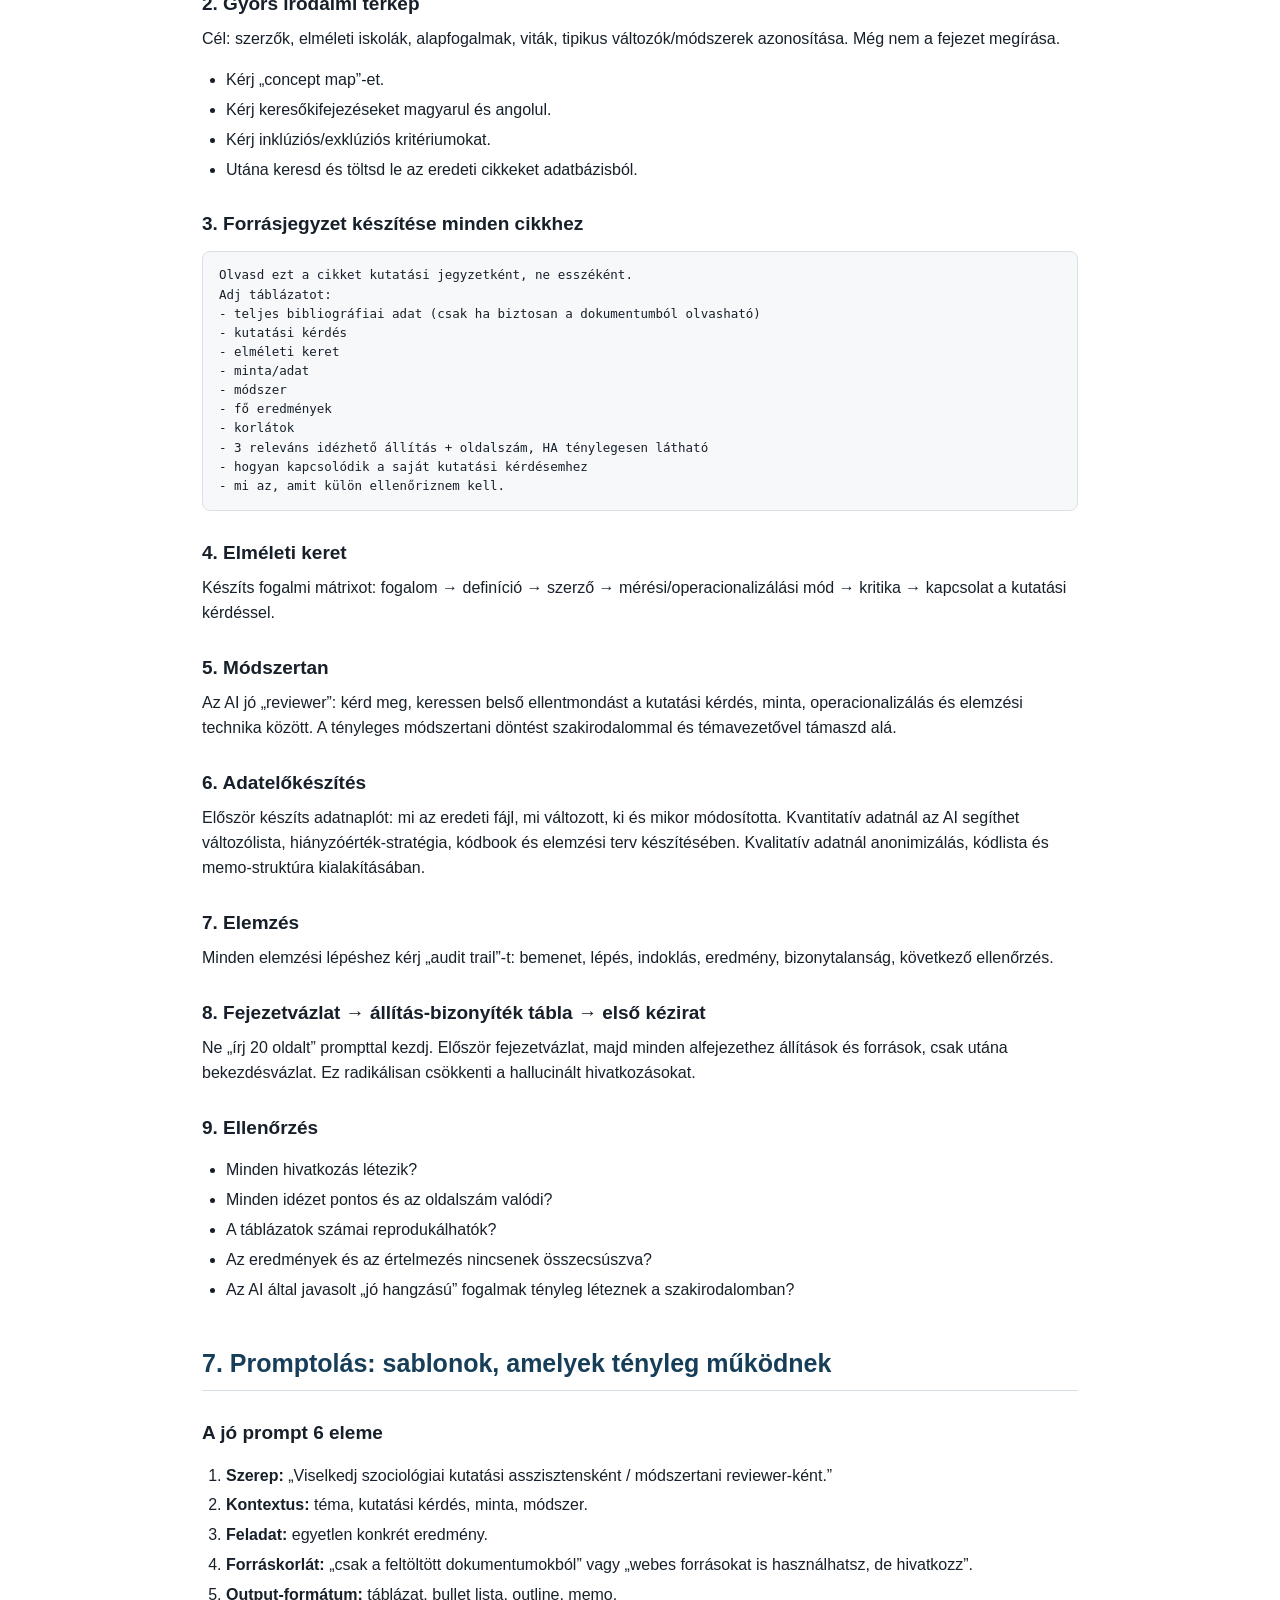
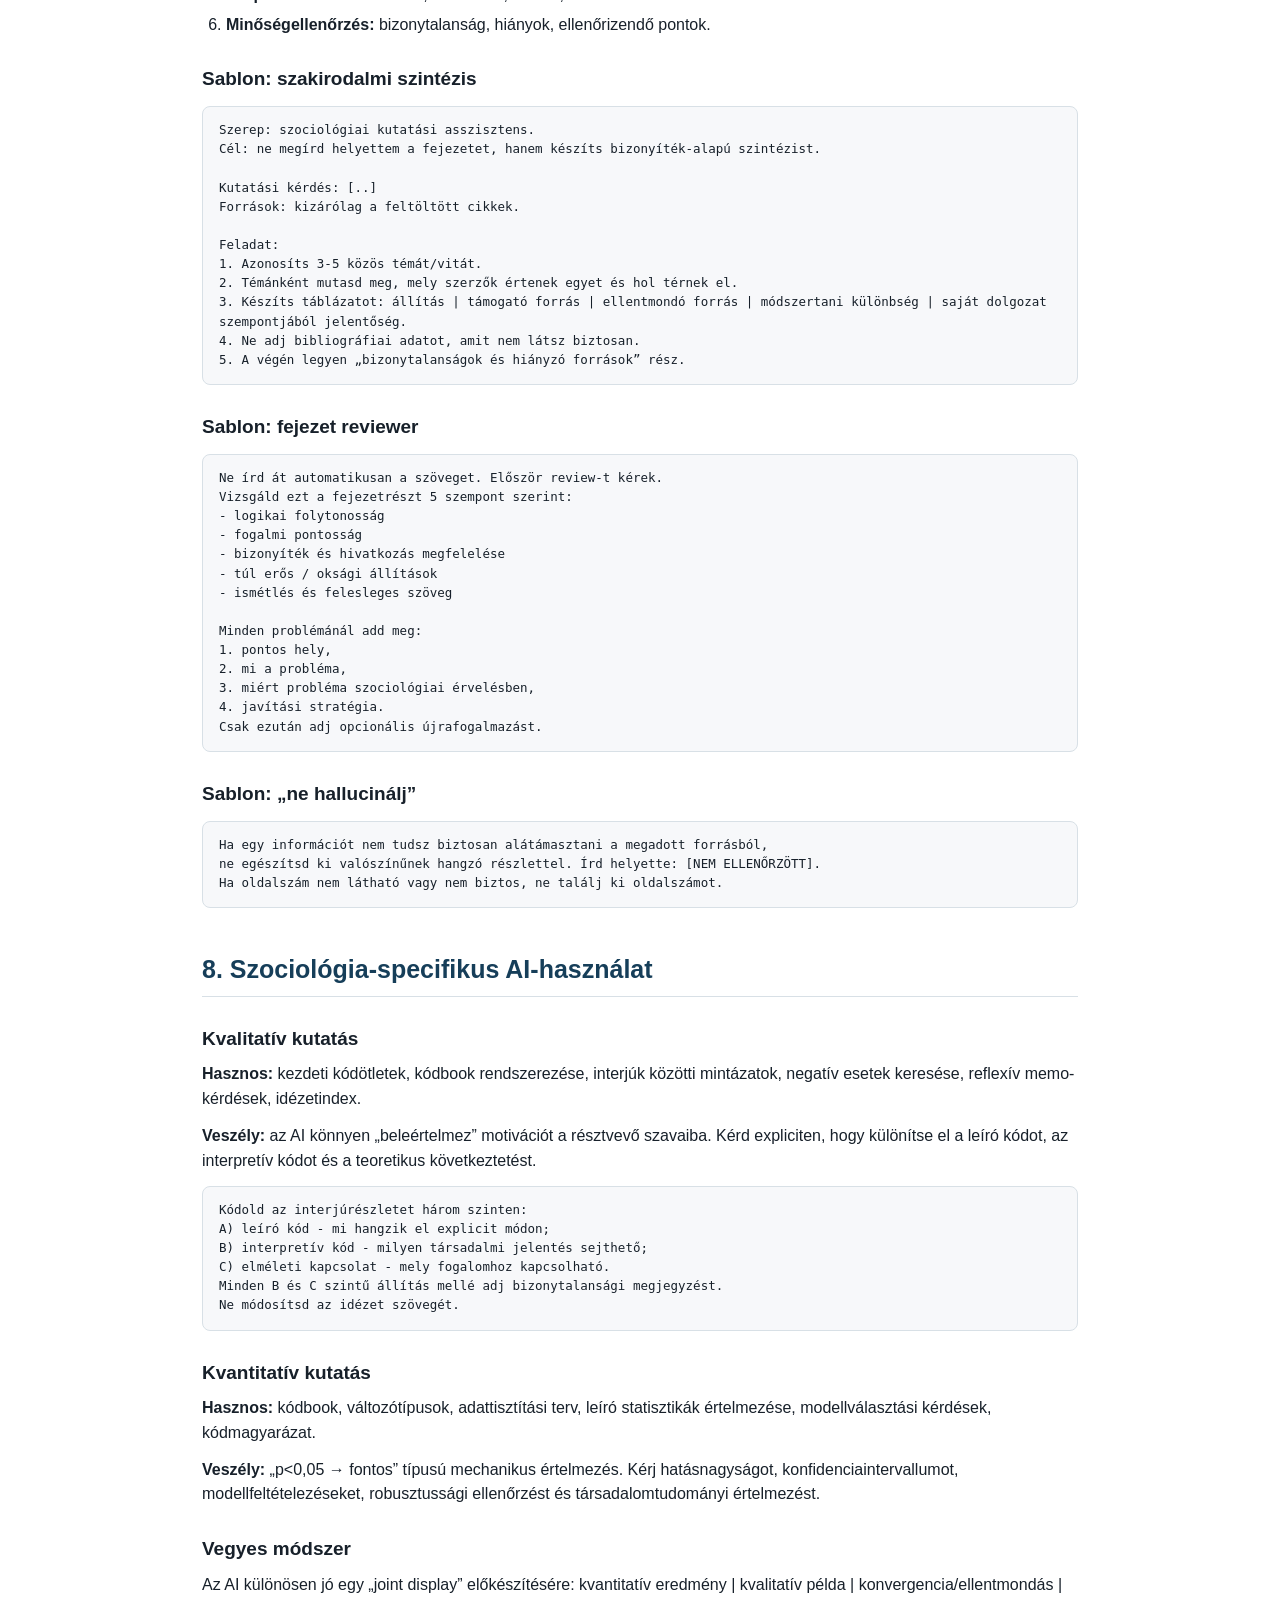
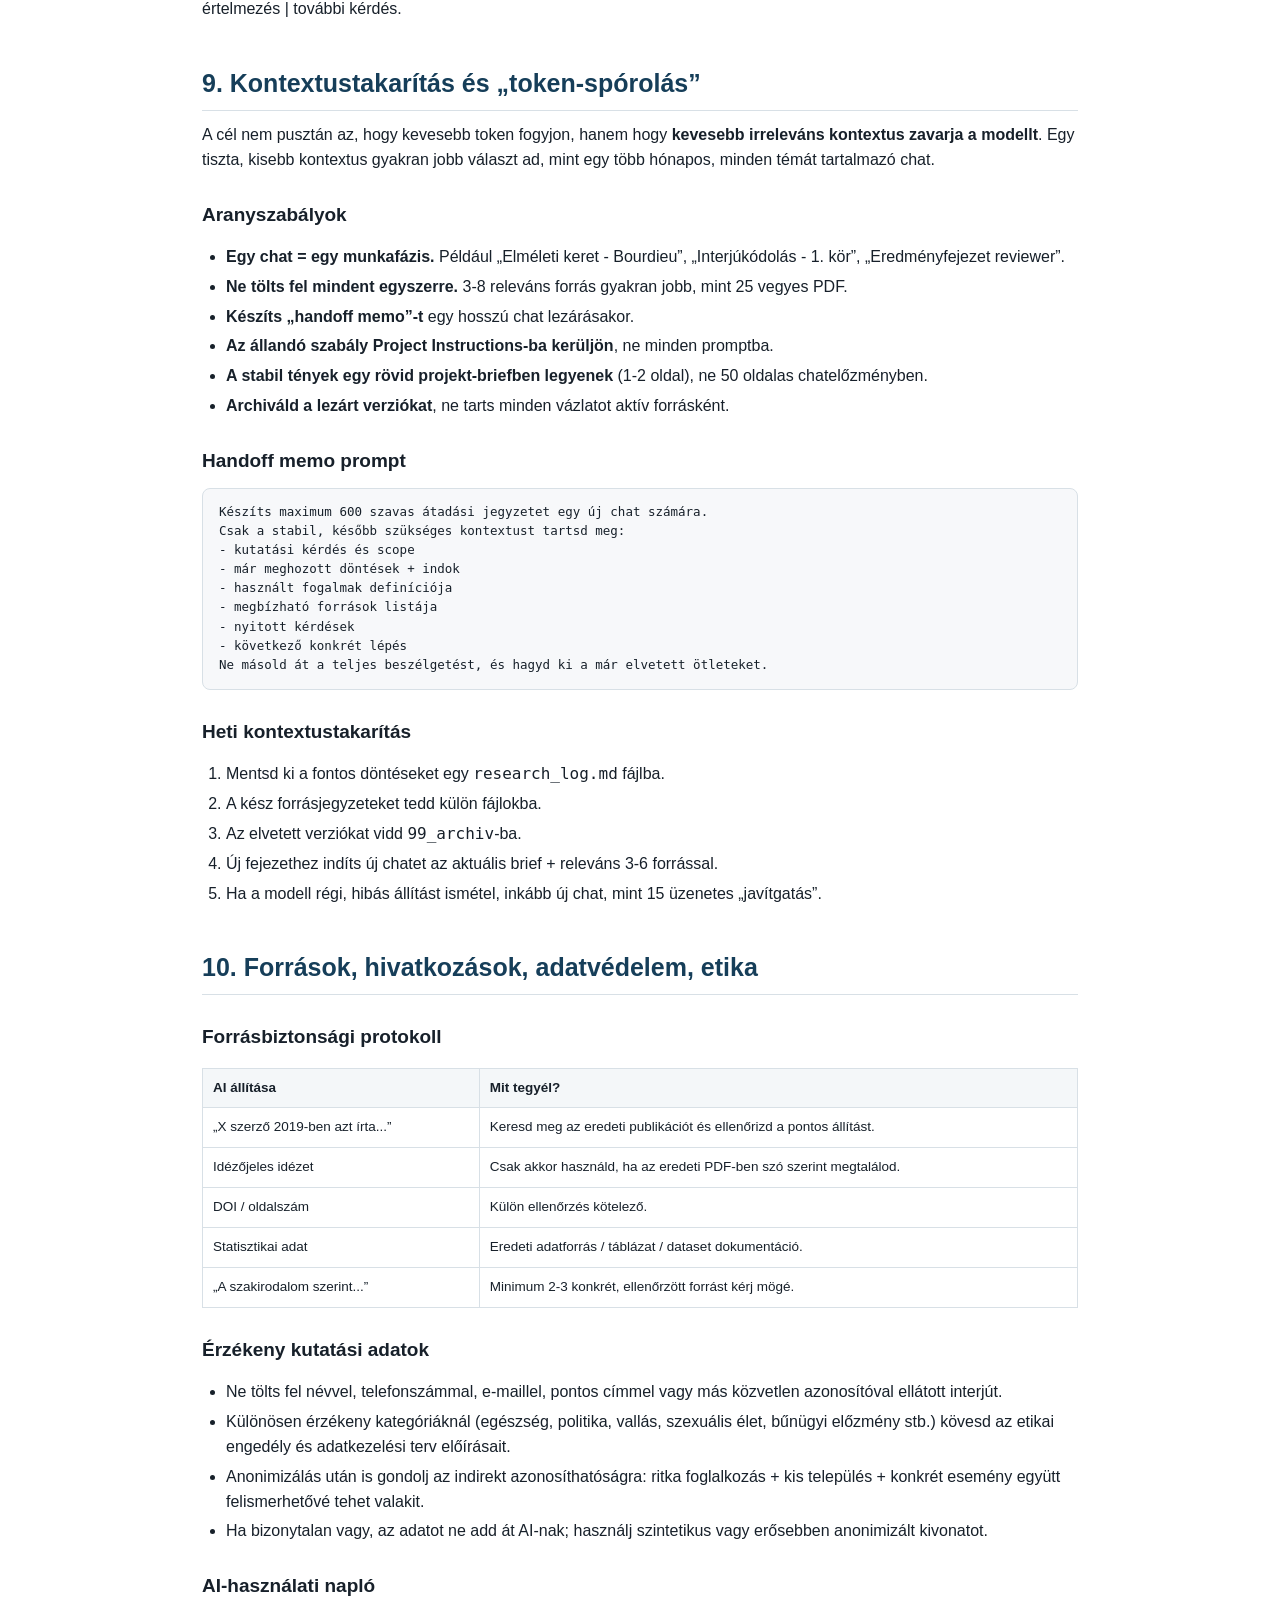
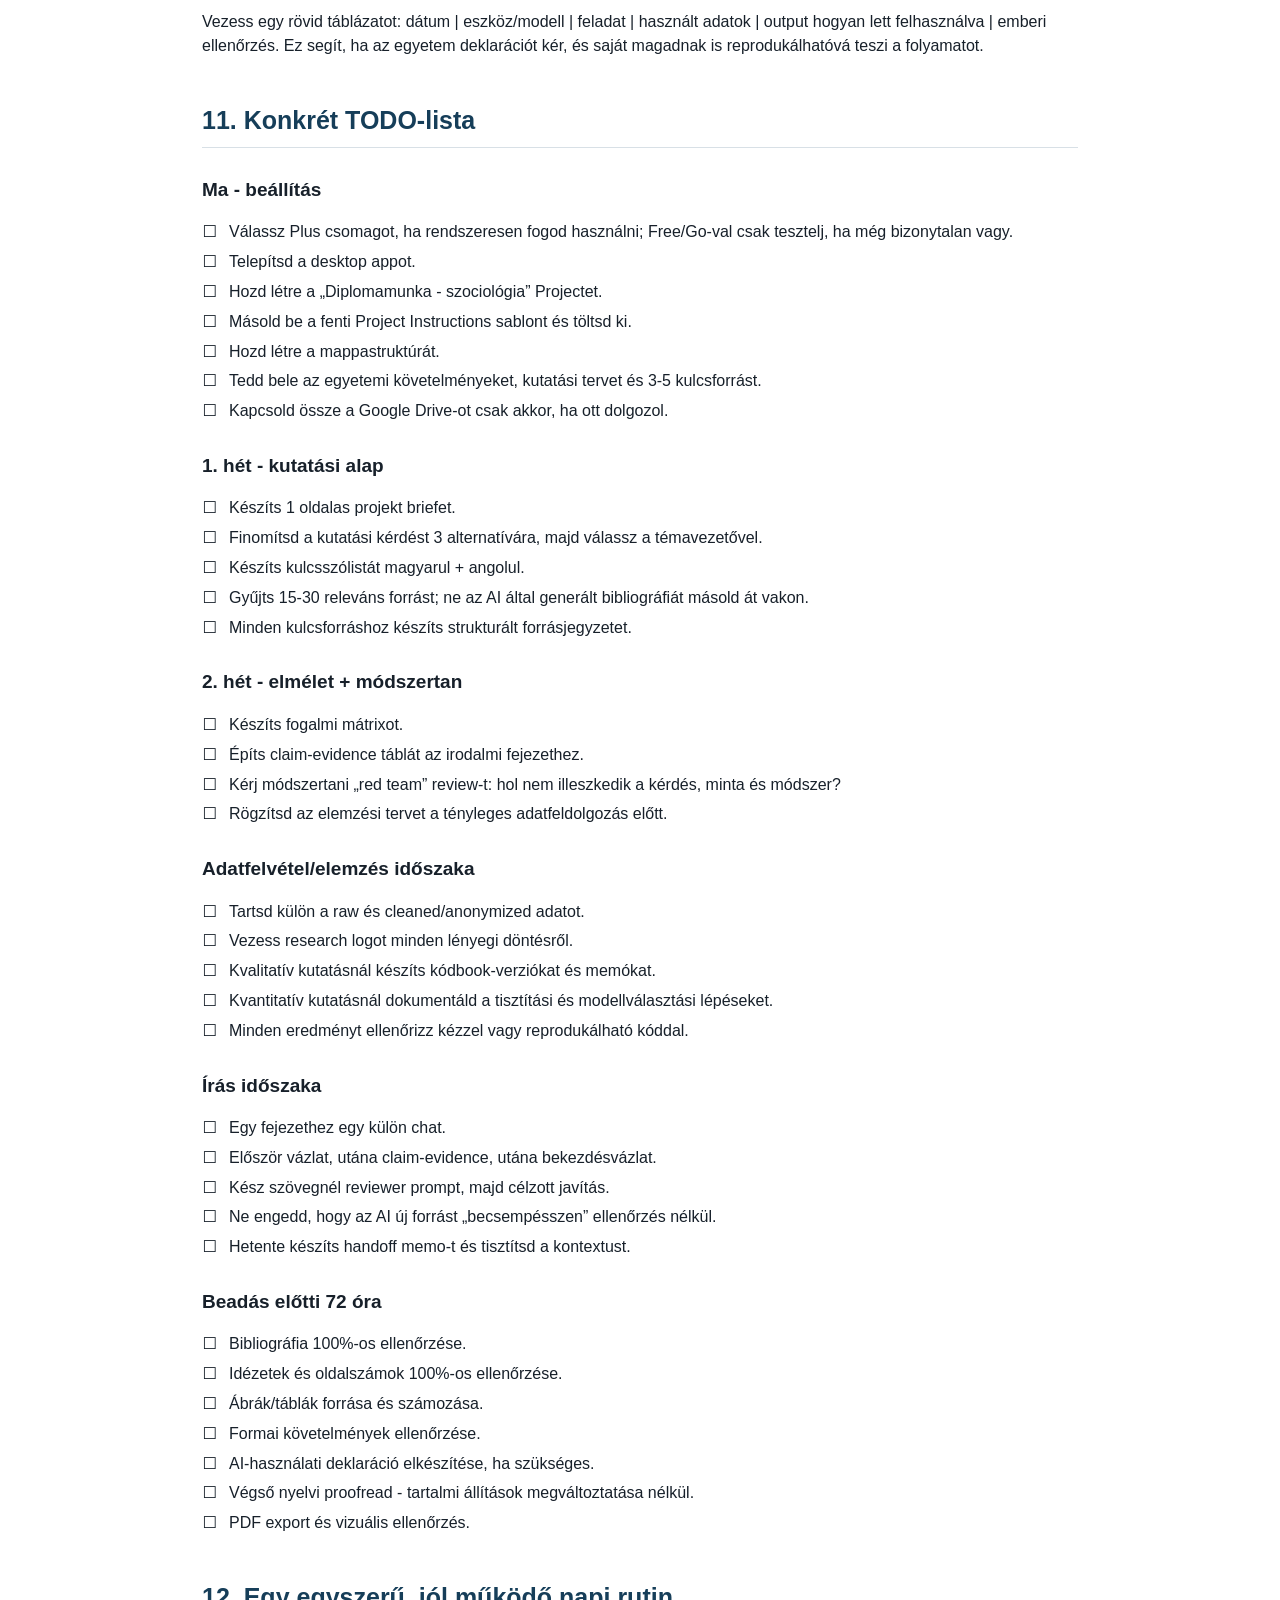
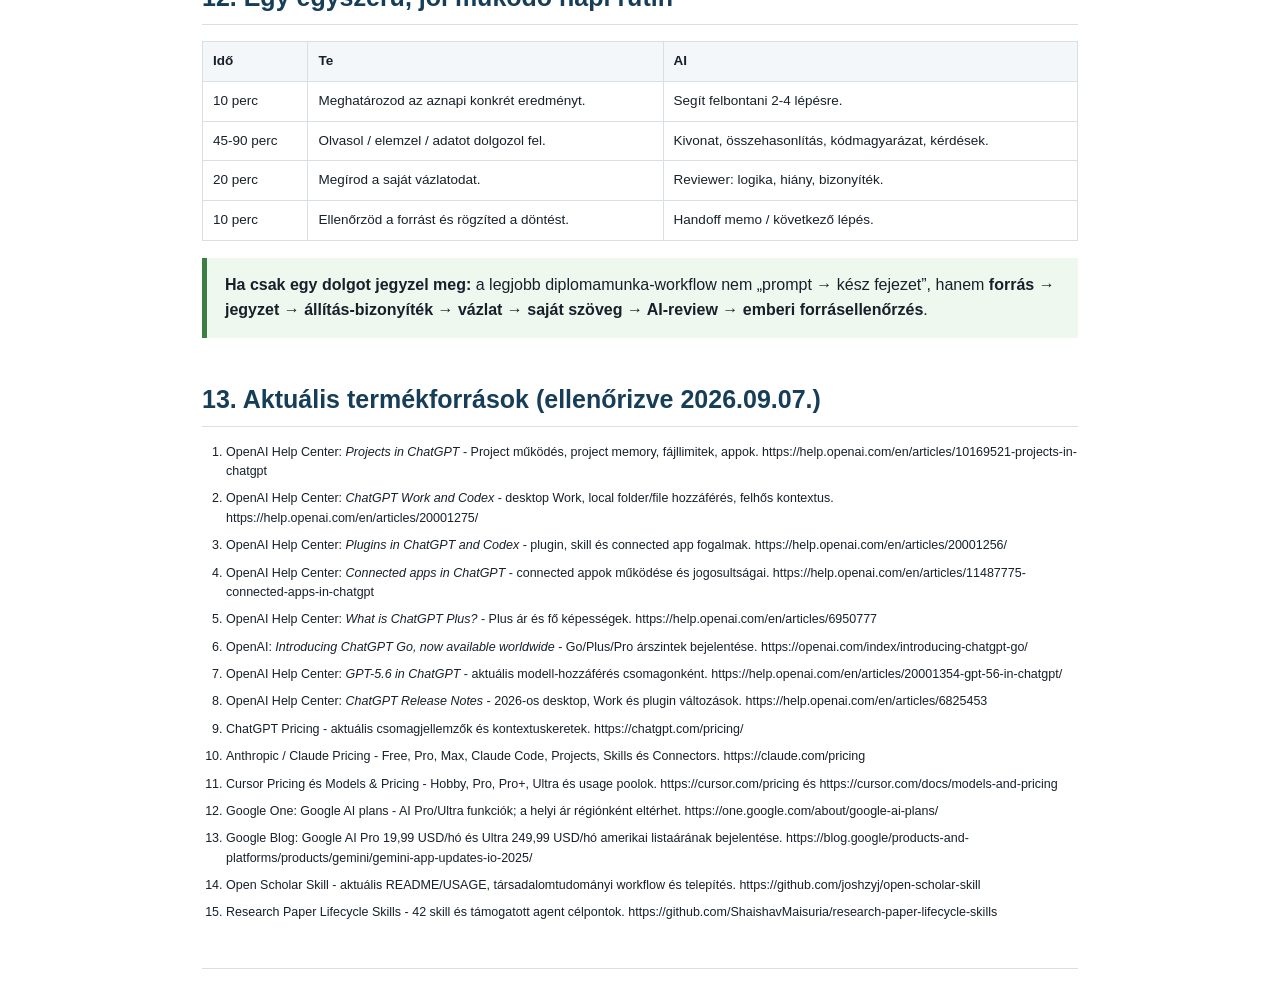
<file: zalan/index.html>
<!doctype html>
<html lang="hu">
<head>
<meta charset="utf-8">
<meta name="viewport" content="width=device-width, initial-scale=1">
<title>AI-val támogatott szociológiai diplomamunka - kezdőbarát útmutató</title>
<style>
:root{--ink:#17202a;--muted:#59636e;--accent:#1f5f8b;--soft:#eef5f9;--warn:#fff4df;--ok:#eef8ef;--line:#d8e0e6}
*{box-sizing:border-box} body{margin:0;font-family:Arial,"DejaVu Sans",sans-serif;color:var(--ink);line-height:1.55;background:white}
main{max-width:980px;margin:0 auto;padding:42px 52px 70px}.cover{padding:48px 0 34px;border-bottom:4px solid var(--accent)}
h1{font-size:34px;line-height:1.15;margin:0 0 12px}.subtitle{font-size:19px;color:var(--muted);max-width:780px}.meta{margin-top:20px;font-size:13px;color:var(--muted)}
h2{font-size:25px;margin:42px 0 12px;color:#163e59;border-bottom:1px solid var(--line);padding-bottom:7px}h3{font-size:19px;margin:27px 0 9px}h4{font-size:16px;margin:20px 0 7px}
p{margin:8px 0 12px}ul,ol{padding-left:24px}li{margin:5px 0}.toc{background:var(--soft);padding:20px 24px;margin:28px 0;border-radius:10px}.toc a{color:var(--accent);text-decoration:none}.callout{padding:15px 18px;border-left:5px solid var(--accent);background:var(--soft);margin:17px 0}.warn{border-left-color:#b77400;background:var(--warn)}.ok{border-left-color:#3b7f45;background:var(--ok)}
.grid{display:grid;grid-template-columns:1fr 1fr;gap:16px}.card{border:1px solid var(--line);border-radius:9px;padding:14px 16px;break-inside:avoid}.card h4{margin-top:0}.badge{display:inline-block;padding:2px 8px;border-radius:12px;background:var(--soft);font-size:12px;font-weight:bold;color:#24485f}
table{width:100%;border-collapse:collapse;margin:16px 0;font-size:13.5px;break-inside:avoid}th,td{border:1px solid var(--line);padding:9px 10px;vertical-align:top}th{background:#f4f7f9;text-align:left}
pre{white-space:pre-wrap;background:#f7f8fa;border:1px solid var(--line);padding:14px 16px;border-radius:8px;font-size:12.5px;line-height:1.45;break-inside:avoid}code{font-family:"DejaVu Sans Mono",monospace}.checklist li{list-style:"☐  ";padding-left:3px}.small{font-size:12.5px;color:var(--muted)}.pagebreak{break-before:page}.sources li{font-size:12.5px;margin:8px 0}.footer-note{margin-top:45px;border-top:1px solid var(--line);padding-top:14px;font-size:12px;color:var(--muted)}
@media(max-width:700px){main{padding:24px 20px}.grid{grid-template-columns:1fr}h1{font-size:28px}}
@media print{main{max-width:none;padding:20mm 17mm}.cover{padding-top:18mm}.toc{break-inside:avoid}a{color:inherit;text-decoration:none}@page{size:A4;margin:12mm 10mm 14mm}h2{break-after:avoid}h3{break-after:avoid}.card,pre,table,.callout{break-inside:avoid}}
</style>
</head>
<body><main>
<section class="cover">
  <div class="badge">Kezdőbarát munkafolyamat</div>
  <h1>AI-val támogatott szociológiai diplomamunka</h1>
  <div class="subtitle">Részletes beállítási és használati útmutató annak, aki még nem jártas az AI-eszközökben: előfizetés, Project, Work/desktop, pluginok és appok, fájl- és kontextuskezelés, promptolás, forrásellenőrzés, kvalitatív és kvantitatív munkafolyamatok.</div>
  <div class="meta">Verzió: 2026. szeptember 7. • A termékfunkciók és limitek idővel változhatnak.</div>
</section>

<div class="callout warn"><strong>Fontos:</strong> az AI-t ne „szellemíróként”, hanem kutatási asszisztensként használd. A diplomamunka szakmai felelőssége a hallgatóé. Minden idézetet, oldalszámot, DOI-t, statisztikát és bibliográfiai adatot ellenőrizz az eredeti forrásban, és tartsd be az egyetemed AI-használati és plágiumszabályzatát.</div>

<nav class="toc">
<strong>Tartalom</strong>
<ol>
<li><a href="#start">Mit vegyél meg és mit telepíts?</a></li>
<li><a href="#setup">Az ajánlott alapbeállítás 30 perc alatt</a></li>
<li><a href="#project">Project és kontextuskezelés</a></li>
<li><a href="#desktop">Web, desktop és lokális mappa</a></li>
<li><a href="#plugins">Skillek, pluginok és connected appok</a></li>
<li><a href="#workflow">Diplomamunka-folyamat az elejétől a beadásig</a></li>
<li><a href="#prompts">Promptolás: sablonok, amelyek tényleg működnek</a></li>
<li><a href="#socio">Szociológia-specifikus AI-használat</a></li>
<li><a href="#context">Kontextustakarítás és „token-spórolás”</a></li>
<li><a href="#integrity">Források, hivatkozások, adatvédelem, etika</a></li>
<li><a href="#todo">Konkrét TODO-lista</a></li>
<li><a href="#sources">Aktuális termékforrások</a></li>
</ol>
</nav>

<h2 id="start">1. Mit vegyél meg és mit telepíts?</h2>
<h3>Előfizetés: legtöbb diplomamunkához a Plus az ésszerű alap</h3>
<table>
<tr><th>Csomag</th><th>Mikor elég?</th><th>Diplomamunkához értékelés</th></tr>
<tr><td><strong>Free</strong></td><td>Próba, alkalmi kérdések, kevés fájl.</td><td>El lehet kezdeni vele, de a fájl- és fejlettebb kutatási limitek hamar zavaróak lehetnek.</td></tr>
<tr><td><strong>Go</strong></td><td>Olcsóbb, intenzívebb hétköznapi használat, több üzenet/feltöltés, mint Free.</td><td>Költségérzékeny megoldás, de komolyabb érvelési és hosszabb kutatási munkához a Plus jobb.</td></tr>
<tr><td><strong>Plus - 20 USD/hó</strong></td><td>Rendszeres kutatás, fájlelemzés, fejlettebb érvelés, Deep Research, projektek.</td><td><strong>Ajánlott kiindulópont.</strong> Egy szociológiai szakdolgozathoz tipikusan ez adja a legjobb ár/érték arányt.</td></tr>
<tr><td><strong>Pro</strong></td><td>Napi, nagy volumenű kutatás; sok hosszú, nehéz feladat; magasabb limitek.</td><td>Csak akkor érdemes, ha a Plus limitek ténylegesen akadályoznak. Egyetlen diplomamunka miatt általában túlzás.</td></tr>
</table>
<p class="small">Megjegyzés: az OpenAI 2026-ban több Pro-szintet is bevezetett/tesztelt egyes felületeken; a pontos aktuális ár és keret a fiókod „My Plan / Saját csomag” nézetében az irányadó.</p>


<h3>Melyik platform illeszkedik legjobban ehhez a workflow-hoz?</h3>
<table>
<tr><th>Platform</th><th>Aktuális egyéni ár (2026.09.07.)</th><th>Erősség diplomamunkánál</th><th>Gyengeség</th><th>Ajánlás</th></tr>
<tr><td><strong>ChatGPT</strong></td><td>Go: 8 USD/hó; Plus: 20 USD/hó; Pro: 200 USD/hó</td><td>Project, Work, webes kutatás, fájlok, pluginok, Codex; nagyon jó általános kutatási központ.</td><td>A lokális, skill-alapú workflow technikaibb része kevésbé „készre csomagolt”, mint Claude Code-ban.</td><td><strong>Legjobb kezdő/sweet spot: Plus.</strong> Ha főleg egy felületen akarsz dolgozni, ezt választanám.</td></tr>
<tr><td><strong>Claude</strong></td><td>Pro: 20 USD/hó havi számlázással (17 USD/hó éves előfizetésnél); Max: 100 USD/hótól</td><td>Claude Code benne van a Pro-ban; Projects, Skills, Connectors; az Open Scholar eredetileg erre készült.</td><td>A Max gyorsan drága; a teljes workflow fejlesztőibb, terminálosabb lehet.</td><td><strong>Legjobb az Open Scholar-központú advanced rendszerhez.</strong> Pro-val indulj.</td></tr>
<tr><td><strong>Cursor</strong></td><td>Hobby: ingyenes; Pro: 20 USD/hó; Pro+: 60 USD/hó; Ultra: 200 USD/hó</td><td>Kiváló lokális mappakezelés, agentek, MCP, skillek és hookok; több modell egy editorban.</td><td>Alapvetően kódeditor; nem kutatási/akadémiai felületnek tervezték.</td><td><strong>Technikai felhasználónak Pro.</strong> Pro+ csak napi intenzív agenthasználatnál.</td></tr>
<tr><td><strong>Google AI / Gemini</strong></td><td>AI Pro: 19,99 USD/hó amerikai listaár; Ultra: 249,99 USD/hó amerikai listaár. A helyi ár eltérhet.</td><td>Erős Google Docs/Drive/Notebook-integráció, Deep Research és nagy Google-ökoszisztéma.</td><td>A skill-bundle workflow kevésbé egységes; ár és funkció régiónként eltérhet.</td><td><strong>Jó, ha már Google-központú a munkád.</strong> AI Pro bőven elég a legtöbb hallgatónak.</td></tr>
</table>
<div class="callout ok"><strong>Összesített döntés:</strong> teljesen kezdő szociológus hallgatónak <strong>ChatGPT Plus</strong> a legegyszerűbb és legkiegyensúlyozottabb választás. Ha kifejezetten az <strong>Open Scholar Skill</strong> köré akarod építeni a rendszert, <strong>Claude Pro + Claude Code</strong> a legtermészetesebb. Ha helyi mappákon, Markdown/LaTeX fájlokon, agentekkel és skillekkel dolgoznál, <strong>Cursor Pro</strong> vagy <strong>Codex/Claude Code</strong> a jobb technikai munkapad. Pro/Max/Ultra szintre csak akkor válts, ha 1-2 hét valós használat után rendszeresen limitbe ütközöl.</div>
<h3>Három költségszint</h3>
<table>
<tr><th>Szint</th><th>Mit vegyél?</th><th>Havi kiadás</th><th>Kinek?</th></tr>
<tr><td><strong>Minimum</strong></td><td>Free/Go + Zotero + Word/Docs</td><td>0-8 USD + esetleges irodai szoftver</td><td>Próba, ritkább AI-használat.</td></tr>
<tr><td><strong>Sweet spot</strong></td><td>ChatGPT Plus <em>vagy</em> Claude Pro + Zotero</td><td>kb. 20 USD</td><td><strong>A legtöbb diplomázónak ezt javaslom.</strong></td></tr>
<tr><td><strong>Power user</strong></td><td>ChatGPT Plus/Pro + Claude/Cursor vagy API-alapú PaperQA2</td><td>40 USD-tól akár 200+ USD-ig</td><td>Nagy korpusz, sok agentfutás, napi intenzív kutatás. Csak indokolt esetben.</td></tr>
</table>
<p class="small">Az árak USD listaárak, adó nélkül vagy régiótól függően; Magyarországon a végső számlázási összeg és pénznem eltérhet. Előfizetés előtt mindig nézd meg a saját fiókod checkout oldalát.</p>

<h3>Mit telepíts?</h3>
<div class="grid">
<div class="card"><h4>1. ChatGPT desktop app</h4><p>Windows/macOS alatt erősen ajánlott. A desktop Work képes - engedéllyel - lokális mappák és fájlok kezelésére. Linuxon 2026-ban public preview is elérhető bizonyos disztribúciókon.</p></div>
<div class="card"><h4>2. Google Drive plugin/app - ha Drive-ban dolgozol</h4><p>Hasznos, ha a cikkek, jegyzetek, táblázatok és fejezetverziók Drive-ban vannak. Nem kötelező, ha mindent lokális mappában tartasz.</p></div>
<div class="card"><h4>3. Referenciakezelő</h4><p>Zotero, Mendeley vagy az egyetemed által javasolt megoldás. Az AI ne legyen a bibliográfiai adatbázisod; a referenciakezelő legyen az „igazság forrása”.</p></div>
<div class="card"><h4>4. Word / Google Docs / LaTeX</h4><p>A végleges kéziratot hagyományos dokumentumszerkesztőben tartsd. ChatGPT legyen az elemző és szerkesztő asszisztens, ne az egyetlen tárolóhely.</p></div>
</div>

<div class="callout ok"><strong>Egyszerű ajánlás:</strong> Plus + ChatGPT desktop + egy Project + egy jól rendezett lokális/Drive mappa + Zotero. Ennél több eszközt csak akkor telepíts, ha már pontosan tudod, milyen problémát old meg.</div>

<h2 id="setup">2. Az ajánlott alapbeállítás 30 perc alatt</h2>
<ol>
<li><strong>Hozz létre egy Projectet</strong> például „Diplomamunka - szociológia” néven.</li>
<li><strong>Adj neki Project Instructions-t.</strong> Ebben rögzítsd a témát, nyelvet, hivatkozási stílust, kutatási megközelítést és az AI szerepét.</li>
<li><strong>Tölts fel csak 5-10 alapdokumentumot:</strong> témakiírás, intézményi formai követelmények, kutatási terv, legfontosabb elméleti cikkek, esetleg kérdőív/interjúvázlat.</li>
<li><strong>Készíts helyi mappastruktúrát</strong> (lásd lent).</li>
<li><strong>Kapcsold be azt az appot, ahol ténylegesen vannak a fájljaid</strong> - például Google Drive. Ne köss össze mindent „hátha kell”.</li>
<li><strong>Hozz létre külön chatet fejezetenként vagy munkafázisonként.</strong> Ne egyetlen több hónapos chatben csinálj mindent.</li>
</ol>

<h3>Ajánlott mappastruktúra</h3>
<pre><code>Diplomamunka/
  00_admin/
    kovetelmenyek.pdf
    hataridok.md
    kutatasi_terv.md
  01_irodalom/
    pdf/
    jegyzetek/
    bib_export/
  02_elmelet/
  03_modszertan/
  04_adatok/
    raw/          # eredeti, változatlan adatok
    cleaned/      # tisztított adatok
    anonymized/   # AI-nak csak ezt add, ha személyes adat van
  05_elemzes/
    kval/
    kvant/
  06_fejezetek/
    01_bevezetes/
    02_irodalom/
    03_modszertan/
    04_eredmenyek/
    05_megbeszeles/
  07_abraak_tablak/
  08_beadas/
  99_archiv/</code></pre>

<h2 id="project">3. Project és kontextuskezelés</h2>
<p>A Project hosszú távú munkatér: fájlokat, chatjeidet és projektutasításokat tart egy helyen. 2026 szeptemberében a Projects minden előfizetési szinten elérhető; a fájlkorlát csomagonként eltér. Az OpenAI jelenlegi dokumentációja szerint Free: 5 fájl/project, Go és Plus: 25, Pro/Edu/Business/Enterprise: 40; egyszerre legfeljebb 10 fájl tölthető fel.</p>

<h3>Milyen memóriát válassz?</h3>
<table>
<tr><th>Beállítás</th><th>Előny</th><th>Mikor használd?</th></tr>
<tr><td><strong>Project-only memory</strong></td><td>A projekt nem keveredik más beszélgetéseiddel; tisztább kutatási határ.</td><td>Ha fontos az elkülönítés és főleg Chat módban dolgozol.</td></tr>
<tr><td><strong>Default memory</strong></td><td>Rugalmasabb, és a Work-folyamatokkal való együttműködés egyszerűbb lehet.</td><td>Ha Workot is rendszeresen használnál ugyanazon projekt kontextusával.</td></tr>
</table>
<p class="small">A jelenlegi OpenAI-dokumentáció külön jelzi, hogy Project-only memory mellett a ChatGPT Work nem érhető el a projekten belül. A funkciók gyorsan változnak, ezért ha a felületeden ettől eltérő opciót látsz, a saját fiókod felülete az irányadó.</p>

<h3>Project Instructions - ajánlott minta</h3>
<pre><code>Ez egy szociológiai diplomamunka-projekt. Magyarul dolgozunk.

Téma: [1-2 mondatban]
Kutatási kérdés: [aktuális kérdés]
Módszer: [kvalitatív / kvantitatív / vegyes]
Hivatkozási stílus: [APA 7 / Harvard / intézményi]

Szabályok:
1. Ne találj ki forrást, DOI-t, oldalszámot vagy adatot.
2. Ha egy állítás nincs a rendelkezésre álló forrásokkal alátámasztva, jelöld: ELLENŐRIZENDŐ.
3. Különítsd el: (a) forrásból származó információ, (b) saját elemző következtetés, (c) ötlet/javaslat.
4. Ne írj végleges hallgatói szöveget úgy, mintha az bizonyított lenne; előbb segíts vázlatot, érvrendszert és bizonyítéklistát készíteni.
5. Minden komolyabb fejezetnél készíts „claim-evidence” táblát: állítás | bizonyíték | forrás | bizonytalanság.
6. Kvalitatív adatoknál ne módosíts idézetet és ne tételezz fel résztvevői szándékot.
7. Kvantitatív adatoknál jelezd a szükséges feltételezéseket és diagnosztikákat.
8. Ha nem tudsz valamit biztosan, mondd ki.</code></pre>

<h2 id="desktop">4. Web, desktop és lokális mappa</h2>
<h3>Melyiket mikor?</h3>
<table>
<tr><th>Felület</th><th>Erősség</th><th>Ajánlott használat</th></tr>
<tr><td><strong>Web Chat</strong></td><td>Gyors kérdések, Project chat, fájlfeltöltés, webes kutatás.</td><td>Napi gondolkodás, vázlat, források összevetése.</td></tr>
<tr><td><strong>Desktop Chat</strong></td><td>Ugyanez kényelmesebben, projektek és helyi munkafolyamatok közelében.</td><td>Fő munkaállomás.</td></tr>
<tr><td><strong>Work - cloud</strong></td><td>Hosszabb, több lépéses feladatok, kutatás, fájlok/appok használata és kész outputok.</td><td>Irodalom-feltérképezés, nagyobb elemzési feladat, dokumentum-előkészítés.</td></tr>
<tr><td><strong>Work - desktop local</strong></td><td>Engedéllyel hozzáférhet helyi mappákhoz/fájlokhoz.</td><td>Fejezetmappák, lokális PDF-ek, táblázatok rendszerezése és elemzése.</td></tr>
</table>

<div class="callout warn"><strong>Lokális ≠ teljesen offline.</strong> Az OpenAI jelenlegi leírása szerint desktop Work esetén megnyithatsz helyi mappát és csak a szükséges fájlokhoz adhatsz jogosultságot, de az üzenetek és a feladat kontextusa felhőben is tárolódhat. Érzékeny kutatási adatot ezért csak az intézményi és etikai szabályok szerint adj át.</div>

<h3>Hogyan adj hozzáférést helyi mappához biztonságosan?</h3>
<ol>
<li>Ne a teljes Dokumentumok vagy teljes felhőszinkron mappát add meg.</li>
<li>Készíts külön <code>Diplomamunka_AI</code> mappát az AI számára használható másolatokkal.</li>
<li>Személyes/interjúadatból csak anonimizált verzió kerüljön bele.</li>
<li>Az eredeti nyers adat maradjon read-only / elkülönített helyen.</li>
<li>Feladatonként csak azt a mappát vagy fájlt engedélyezd, amely tényleg kell.</li>
</ol>

<h2 id="plugins">5. Skillek, pluginok és connected appok</h2>
<p>2026-ban a ChatGPT-ben a <strong>Plugins</strong> a workflow-k csomagolási módja: tartalmazhatnak skilleket (utasítás/workflow), connected appokat (külső adatok és műveletek) és sablonokat. A régebbi „connectors/apps” elnevezések részben összeolvadtak.</p>

<h3>Mit érdemes ténylegesen használni?</h3>
<table>
<tr><th>Eszköz</th><th>Érték diplomamunkában</th><th>Ajánlás</th></tr>
<tr><td><strong>Google Drive</strong></td><td>PDF-ek, Docs, Sheets, jegyzetek keresése és használata.</td><td>Telepítsd/kapcsold össze, ha itt van az anyagod.</td></tr>
<tr><td><strong>Google Docs/Sheets képességek</strong></td><td>Fejezetszövegek és adatlapok feldolgozása.</td><td>Hasznos, de csak akkor, ha a forrásanyag tényleg Google-ban él.</td></tr>
<tr><td><strong>Calendar</strong></td><td>Hataridők, heti kutatási blokkok.</td><td>Opcionális; projektmenedzsmentre jó.</td></tr>
<tr><td><strong>Gmail</strong></td><td>Témavezetői levelek keresése/összefoglalása.</td><td>Csak kényelmi funkció; nem a kutatás magja.</td></tr>
<tr><td><strong>Web / Deep Research</strong></td><td>Friss szakirodalmi tájékozódás és forráslista.</td><td>Nagyon hasznos, de a végső hivatkozásokat ellenőrizd kiadói/adatbázis oldalon.</td></tr>
</table>

<div class="callout"><strong>Ne „plugin-gyűjtéssel” kezdd.</strong> Kezdőként 1-2 adatforrás bőven elég. Minél több integráció van bekötve, annál nehezebb átlátni, miből származik egy válasz és milyen adathoz kapott hozzáférést.</div>

<h3>Haladó kutatási skillek: mikor melyiket?</h3>
<table>
<tr><th>Megoldás</th><th>Mire való?</th><th>Telepítés / használat</th><th>Mikor érdemes?</th></tr>
<tr><td><strong>Open Scholar Skill</strong></td><td>Szociológusokra és társadalomtudományokra szabott teljes kutatási pipeline: kutatási kérdés, szakirodalom, hipotézis, design, kvalitatív/kvantitatív elemzés, írás, hivatkozás, verifikáció, reviewer-szimuláció.</td><td>Eredetileg Claude Code-ra készült; Codexben is használható. A jelenlegi README 35 skill + 1 utility, összesen 36 modult ír. Telepítés: repo klónozása, majd <code>bash setup.sh</code>; Codexben a skill mappák linkelhetők a Codex skill-könyvtárába.</td><td><strong>Első számú advanced ajánlás szociológiához.</strong> Akkor telepítsd, ha már stabil a témád és valóban helyi projektmappából dolgozol.</td></tr>
<tr><td><strong>Research Paper Lifecycle Skills</strong></td><td>42 hordozható skill a teljes tudományos életciklushoz: literature review, írás, citation/claim verification, preflight, reviewer, submission stb.</td><td><code>npx skills add ShaishavMaisuria/research-paper-lifecycle-skills --agent codex</code>; ugyanígy támogatott a Cursor, Gemini és Claude Code célpont.</td><td>Ha platformfüggetlen, moduláris skill-készletet akarsz. Diplomamunkánál csak a releváns modulokat használd.</td></tr>
<tr><td><strong>PaperQA2</strong></td><td>Saját PDF-korpuszból keresés, összehasonlítás és forrásalapú válaszok.</td><td>Pythonos, technikaibb telepítés; külön modell/API-költség is lehet.</td><td>50-100+ saját cikk/PDF esetén kezd igazán értelmet nyerni. 10-30 cikkhez általában túlzás.</td></tr>
<tr><td><strong>STORM / Co-STORM</strong></td><td>Témafeltárás, több nézőpont, kérdésfa, strukturált előkutatás és vázlat.</td><td>Technikai telepítés/API; nem szükséges a hétköznapi fejezetíráshoz.</td><td>A kutatási probléma elején, amikor még térképezed a vitákat és nézőpontokat.</td></tr>
</table>
<div class="callout warn"><strong>Ne telepíts mindent egyszerre.</strong> A kezdő workflow legyen: ChatGPT/Claude projekt + Zotero + rendezett mappa. Csak utána adj hozzá Open Scholart vagy Lifecycle Skillst. PaperQA2/STORM harmadik lépcső: akkor jön, amikor már van konkrét problémád, amit az alap rendszer nem old meg.</div>

<h3>Open Scholar: minimális, biztonságos indítás</h3>
<pre><code>1. Készíts külön diplomamunka projektmappát.
2. A nyers, személyes adatot NE tedd az AI által elérhető mappába.
3. Telepítsd az Open Scholart a dokumentáció szerint.
4. Első parancs: /scholar-init
5. Ezután csak a szükséges modult hívd:
   /scholar-idea ...
   /scholar-lit-review ...
   /scholar-design ...
   /scholar-qual ...       # kvalitatív kutatás
   /scholar-analyze ...    # kvantitatív/eredményértelmezés
   /scholar-write ...
   /scholar-citation ...
   /scholar-verify ...
6. Minden nagy lépés után emberi ellenőrzés és research_log.md frissítés.</code></pre>

<h3>Lifecycle Skills: ne az egész csomagot „engedélyezd rá” a dolgozatra</h3>
<p>A 42 skillből induláskor elég 5-7: <code>orchestrate-paper</code>, <code>literature-review</code>, <code>verify-citations</code>, <code>verify-claims</code>, <code>refactor-structure</code>, <code>simulate-reviewers</code> és <code>assess-paper</code>. A beadási/konferencia-specifikus modulok jelentős része diplomamunkánál nem releváns.</p>


<h2 id="workflow" class="pagebreak">6. Diplomamunka-folyamat az elejétől a beadásig</h2>
<h3>0. Szabályzat és keretek</h3>
<ul class="checklist">
<li>Olvasd el az egyetem AI-/plágiumszabályzatát.</li>
<li>Írd le, milyen AI-használatot kell deklarálni.</li>
<li>Rögzítsd a hivatkozási stílust és formai követelményeket.</li>
<li>Határozd meg, milyen adatot tilos külső AI-nak átadni.</li>
</ul>

<h3>1. Kutatási kérdés kialakítása</h3>
<p>Az AI itt „kritikus beszélgetőtárs”. Ne azt kérd: „adj témát”, hanem add meg a társadalmi jelenséget, populációt, helyet/időszakot és hozzáférhető adatot, majd kérj 5-10 kutatható kérdésváltozatot, erősségekkel és gyengeségekkel.</p>

<h3>2. Gyors irodalmi térkép</h3>
<p>Cél: szerzők, elméleti iskolák, alapfogalmak, viták, tipikus változók/módszerek azonosítása. Még nem a fejezet megírása.</p>
<ul>
<li>Kérj „concept map”-et.</li>
<li>Kérj keresőkifejezéseket magyarul és angolul.</li>
<li>Kérj inklúziós/exklúziós kritériumokat.</li>
<li>Utána keresd és töltsd le az eredeti cikkeket adatbázisból.</li>
</ul>

<h3>3. Forrásjegyzet készítése minden cikkhez</h3>
<pre><code>Olvasd ezt a cikket kutatási jegyzetként, ne esszéként.
Adj táblázatot:
- teljes bibliográfiai adat (csak ha biztosan a dokumentumból olvasható)
- kutatási kérdés
- elméleti keret
- minta/adat
- módszer
- fő eredmények
- korlátok
- 3 releváns idézhető állítás + oldalszám, HA ténylegesen látható
- hogyan kapcsolódik a saját kutatási kérdésemhez
- mi az, amit külön ellenőriznem kell.</code></pre>

<h3>4. Elméleti keret</h3>
<p>Készíts fogalmi mátrixot: fogalom → definíció → szerző → mérési/operacionalizálási mód → kritika → kapcsolat a kutatási kérdéssel.</p>

<h3>5. Módszertan</h3>
<p>Az AI jó „reviewer”: kérd meg, keressen belső ellentmondást a kutatási kérdés, minta, operacionalizálás és elemzési technika között. A tényleges módszertani döntést szakirodalommal és témavezetővel támaszd alá.</p>

<h3>6. Adatelőkészítés</h3>
<p>Először készíts adatnaplót: mi az eredeti fájl, mi változott, ki és mikor módosította. Kvantitatív adatnál az AI segíthet változólista, hiányzóérték-stratégia, kódbook és elemzési terv készítésében. Kvalitatív adatnál anonimizálás, kódlista és memo-struktúra kialakításában.</p>

<h3>7. Elemzés</h3>
<p>Minden elemzési lépéshez kérj „audit trail”-t: bemenet, lépés, indoklás, eredmény, bizonytalanság, következő ellenőrzés.</p>

<h3>8. Fejezetvázlat → állítás-bizonyíték tábla → első kézirat</h3>
<p>Ne „írj 20 oldalt” prompttal kezdj. Először fejezetvázlat, majd minden alfejezethez állítások és források, csak utána bekezdésvázlat. Ez radikálisan csökkenti a hallucinált hivatkozásokat.</p>

<h3>9. Ellenőrzés</h3>
<ul>
<li>Minden hivatkozás létezik?</li>
<li>Minden idézet pontos és az oldalszám valódi?</li>
<li>A táblázatok számai reprodukálhatók?</li>
<li>Az eredmények és az értelmezés nincsenek összecsúszva?</li>
<li>Az AI által javasolt „jó hangzású” fogalmak tényleg léteznek a szakirodalomban?</li>
</ul>

<h2 id="prompts">7. Promptolás: sablonok, amelyek tényleg működnek</h2>
<h3>A jó prompt 6 eleme</h3>
<ol>
<li><strong>Szerep:</strong> „Viselkedj szociológiai kutatási asszisztensként / módszertani reviewer-ként.”</li>
<li><strong>Kontextus:</strong> téma, kutatási kérdés, minta, módszer.</li>
<li><strong>Feladat:</strong> egyetlen konkrét eredmény.</li>
<li><strong>Forráskorlát:</strong> „csak a feltöltött dokumentumokból” vagy „webes forrásokat is használhatsz, de hivatkozz”.</li>
<li><strong>Output-formátum:</strong> táblázat, bullet lista, outline, memo.</li>
<li><strong>Minőségellenőrzés:</strong> bizonytalanság, hiányok, ellenőrizendő pontok.</li>
</ol>

<h3>Sablon: szakirodalmi szintézis</h3>
<pre><code>Szerep: szociológiai kutatási asszisztens.
Cél: ne megírd helyettem a fejezetet, hanem készíts bizonyíték-alapú szintézist.

Kutatási kérdés: [..]
Források: kizárólag a feltöltött cikkek.

Feladat:
1. Azonosíts 3-5 közös témát/vitát.
2. Témánként mutasd meg, mely szerzők értenek egyet és hol térnek el.
3. Készíts táblázatot: állítás | támogató forrás | ellentmondó forrás | módszertani különbség | saját dolgozat szempontjából jelentőség.
4. Ne adj bibliográfiai adatot, amit nem látsz biztosan.
5. A végén legyen „bizonytalanságok és hiányzó források” rész.</code></pre>

<h3>Sablon: fejezet reviewer</h3>
<pre><code>Ne írd át automatikusan a szöveget. Először review-t kérek.
Vizsgáld ezt a fejezetrészt 5 szempont szerint:
- logikai folytonosság
- fogalmi pontosság
- bizonyíték és hivatkozás megfelelése
- túl erős / oksági állítások
- ismétlés és felesleges szöveg

Minden problémánál add meg:
1. pontos hely,
2. mi a probléma,
3. miért probléma szociológiai érvelésben,
4. javítási stratégia.
Csak ezután adj opcionális újrafogalmazást.</code></pre>

<h3>Sablon: „ne hallucinálj”</h3>
<pre><code>Ha egy információt nem tudsz biztosan alátámasztani a megadott forrásból,
ne egészítsd ki valószínűnek hangzó részlettel. Írd helyette: [NEM ELLENŐRZÖTT].
Ha oldalszám nem látható vagy nem biztos, ne találj ki oldalszámot.</code></pre>

<h2 id="socio">8. Szociológia-specifikus AI-használat</h2>
<h3>Kvalitatív kutatás</h3>
<p><strong>Hasznos:</strong> kezdeti kódötletek, kódbook rendszerezése, interjúk közötti mintázatok, negatív esetek keresése, reflexív memo-kérdések, idézetindex.</p>
<p><strong>Veszély:</strong> az AI könnyen „beleértelmez” motivációt a résztvevő szavaiba. Kérd expliciten, hogy különítse el a leíró kódot, az interpretív kódot és a teoretikus következtetést.</p>
<pre><code>Kódold az interjúrészletet három szinten:
A) leíró kód - mi hangzik el explicit módon;
B) interpretív kód - milyen társadalmi jelentés sejthető;
C) elméleti kapcsolat - mely fogalomhoz kapcsolható.
Minden B és C szintű állítás mellé adj bizonytalansági megjegyzést.
Ne módosítsd az idézet szövegét.</code></pre>

<h3>Kvantitatív kutatás</h3>
<p><strong>Hasznos:</strong> kódbook, változótípusok, adattisztítási terv, leíró statisztikák értelmezése, modellválasztási kérdések, kódmagyarázat.</p>
<p><strong>Veszély:</strong> „p&lt;0,05 → fontos” típusú mechanikus értelmezés. Kérj hatásnagyságot, konfidenciaintervallumot, modellfeltételezéseket, robusztussági ellenőrzést és társadalomtudományi értelmezést.</p>

<h3>Vegyes módszer</h3>
<p>Az AI különösen jó egy „joint display” előkészítésére: kvantitatív eredmény | kvalitatív példa | konvergencia/ellentmondás | értelmezés | további kérdés.</p>

<h2 id="context">9. Kontextustakarítás és „token-spórolás”</h2>
<p>A cél nem pusztán az, hogy kevesebb token fogyjon, hanem hogy <strong>kevesebb irreleváns kontextus zavarja a modellt</strong>. Egy tiszta, kisebb kontextus gyakran jobb választ ad, mint egy több hónapos, minden témát tartalmazó chat.</p>

<h3>Aranyszabályok</h3>
<ul>
<li><strong>Egy chat = egy munkafázis.</strong> Például „Elméleti keret - Bourdieu”, „Interjúkódolás - 1. kör”, „Eredményfejezet reviewer”.</li>
<li><strong>Ne tölts fel mindent egyszerre.</strong> 3-8 releváns forrás gyakran jobb, mint 25 vegyes PDF.</li>
<li><strong>Készíts „handoff memo”-t</strong> egy hosszú chat lezárásakor.</li>
<li><strong>Az állandó szabály Project Instructions-ba kerüljön</strong>, ne minden promptba.</li>
<li><strong>A stabil tények egy rövid projekt-briefben legyenek</strong> (1-2 oldal), ne 50 oldalas chatelőzményben.</li>
<li><strong>Archiváld a lezárt verziókat</strong>, ne tarts minden vázlatot aktív forrásként.</li>
</ul>

<h3>Handoff memo prompt</h3>
<pre><code>Készíts maximum 600 szavas átadási jegyzetet egy új chat számára.
Csak a stabil, később szükséges kontextust tartsd meg:
- kutatási kérdés és scope
- már meghozott döntések + indok
- használt fogalmak definíciója
- megbízható források listája
- nyitott kérdések
- következő konkrét lépés
Ne másold át a teljes beszélgetést, és hagyd ki a már elvetett ötleteket.</code></pre>

<h3>Heti kontextustakarítás</h3>
<ol>
<li>Mentsd ki a fontos döntéseket egy <code>research_log.md</code> fájlba.</li>
<li>A kész forrásjegyzeteket tedd külön fájlokba.</li>
<li>Az elvetett verziókat vidd <code>99_archiv</code>-ba.</li>
<li>Új fejezethez indíts új chatet az aktuális brief + releváns 3-6 forrással.</li>
<li>Ha a modell régi, hibás állítást ismétel, inkább új chat, mint 15 üzenetes „javítgatás”.</li>
</ol>

<h2 id="integrity">10. Források, hivatkozások, adatvédelem, etika</h2>
<h3>Forrásbiztonsági protokoll</h3>
<table>
<tr><th>AI állítása</th><th>Mit tegyél?</th></tr>
<tr><td>„X szerző 2019-ben azt írta...”</td><td>Keresd meg az eredeti publikációt és ellenőrizd a pontos állítást.</td></tr>
<tr><td>Idézőjeles idézet</td><td>Csak akkor használd, ha az eredeti PDF-ben szó szerint megtalálod.</td></tr>
<tr><td>DOI / oldalszám</td><td>Külön ellenőrzés kötelező.</td></tr>
<tr><td>Statisztikai adat</td><td>Eredeti adatforrás / táblázat / dataset dokumentáció.</td></tr>
<tr><td>„A szakirodalom szerint...”</td><td>Minimum 2-3 konkrét, ellenőrzött forrást kérj mögé.</td></tr>
</table>

<h3>Érzékeny kutatási adatok</h3>
<ul>
<li>Ne tölts fel névvel, telefonszámmal, e-maillel, pontos címmel vagy más közvetlen azonosítóval ellátott interjút.</li>
<li>Különösen érzékeny kategóriáknál (egészség, politika, vallás, szexuális élet, bűnügyi előzmény stb.) kövesd az etikai engedély és adatkezelési terv előírásait.</li>
<li>Anonimizálás után is gondolj az indirekt azonosíthatóságra: ritka foglalkozás + kis település + konkrét esemény együtt felismerhetővé tehet valakit.</li>
<li>Ha bizonytalan vagy, az adatot ne add át AI-nak; használj szintetikus vagy erősebben anonimizált kivonatot.</li>
</ul>

<h3>AI-használati napló</h3>
<p>Vezess egy rövid táblázatot: dátum | eszköz/modell | feladat | használt adatok | output hogyan lett felhasználva | emberi ellenőrzés. Ez segít, ha az egyetem deklarációt kér, és saját magadnak is reprodukálhatóvá teszi a folyamatot.</p>

<h2 id="todo" class="pagebreak">11. Konkrét TODO-lista</h2>
<h3>Ma - beállítás</h3>
<ul class="checklist">
<li>Válassz Plus csomagot, ha rendszeresen fogod használni; Free/Go-val csak tesztelj, ha még bizonytalan vagy.</li>
<li>Telepítsd a desktop appot.</li>
<li>Hozd létre a „Diplomamunka - szociológia” Projectet.</li>
<li>Másold be a fenti Project Instructions sablont és töltsd ki.</li>
<li>Hozd létre a mappastruktúrát.</li>
<li>Tedd bele az egyetemi követelményeket, kutatási tervet és 3-5 kulcsforrást.</li>
<li>Kapcsold össze a Google Drive-ot csak akkor, ha ott dolgozol.</li>
</ul>

<h3>1. hét - kutatási alap</h3>
<ul class="checklist">
<li>Készíts 1 oldalas projekt briefet.</li>
<li>Finomítsd a kutatási kérdést 3 alternatívára, majd válassz a témavezetővel.</li>
<li>Készíts kulcsszólistát magyarul + angolul.</li>
<li>Gyűjts 15-30 releváns forrást; ne az AI által generált bibliográfiát másold át vakon.</li>
<li>Minden kulcsforráshoz készíts strukturált forrásjegyzetet.</li>
</ul>

<h3>2. hét - elmélet + módszertan</h3>
<ul class="checklist">
<li>Készíts fogalmi mátrixot.</li>
<li>Építs claim-evidence táblát az irodalmi fejezethez.</li>
<li>Kérj módszertani „red team” review-t: hol nem illeszkedik a kérdés, minta és módszer?</li>
<li>Rögzítsd az elemzési tervet a tényleges adatfeldolgozás előtt.</li>
</ul>

<h3>Adatfelvétel/elemzés időszaka</h3>
<ul class="checklist">
<li>Tartsd külön a raw és cleaned/anonymized adatot.</li>
<li>Vezess research logot minden lényegi döntésről.</li>
<li>Kvalitatív kutatásnál készíts kódbook-verziókat és memókat.</li>
<li>Kvantitatív kutatásnál dokumentáld a tisztítási és modellválasztási lépéseket.</li>
<li>Minden eredményt ellenőrizz kézzel vagy reprodukálható kóddal.</li>
</ul>

<h3>Írás időszaka</h3>
<ul class="checklist">
<li>Egy fejezethez egy külön chat.</li>
<li>Először vázlat, utána claim-evidence, utána bekezdésvázlat.</li>
<li>Kész szövegnél reviewer prompt, majd célzott javítás.</li>
<li>Ne engedd, hogy az AI új forrást „becsempésszen” ellenőrzés nélkül.</li>
<li>Hetente készíts handoff memo-t és tisztítsd a kontextust.</li>
</ul>

<h3>Beadás előtti 72 óra</h3>
<ul class="checklist">
<li>Bibliográfia 100%-os ellenőrzése.</li>
<li>Idézetek és oldalszámok 100%-os ellenőrzése.</li>
<li>Ábrák/táblák forrása és számozása.</li>
<li>Formai követelmények ellenőrzése.</li>
<li>AI-használati deklaráció elkészítése, ha szükséges.</li>
<li>Végső nyelvi proofread - tartalmi állítások megváltoztatása nélkül.</li>
<li>PDF export és vizuális ellenőrzés.</li>
</ul>

<h2>12. Egy egyszerű, jól működő napi rutin</h2>
<table>
<tr><th>Idő</th><th>Te</th><th>AI</th></tr>
<tr><td>10 perc</td><td>Meghatározod az aznapi konkrét eredményt.</td><td>Segít felbontani 2-4 lépésre.</td></tr>
<tr><td>45-90 perc</td><td>Olvasol / elemzel / adatot dolgozol fel.</td><td>Kivonat, összehasonlítás, kódmagyarázat, kérdések.</td></tr>
<tr><td>20 perc</td><td>Megírod a saját vázlatodat.</td><td>Reviewer: logika, hiány, bizonyíték.</td></tr>
<tr><td>10 perc</td><td>Ellenőrzöd a forrást és rögzíted a döntést.</td><td>Handoff memo / következő lépés.</td></tr>
</table>

<div class="callout ok"><strong>Ha csak egy dolgot jegyzel meg:</strong> a legjobb diplomamunka-workflow nem „prompt → kész fejezet”, hanem <strong>forrás → jegyzet → állítás-bizonyíték → vázlat → saját szöveg → AI-review → emberi forrásellenőrzés</strong>.</div>

<h2 id="sources">13. Aktuális termékforrások (ellenőrizve 2026.09.07.)</h2>
<ol class="sources">
<li>OpenAI Help Center: <em>Projects in ChatGPT</em> - Project működés, project memory, fájllimitek, appok. https://help.openai.com/en/articles/10169521-projects-in-chatgpt</li>
<li>OpenAI Help Center: <em>ChatGPT Work and Codex</em> - desktop Work, local folder/file hozzáférés, felhős kontextus. https://help.openai.com/en/articles/20001275/</li>
<li>OpenAI Help Center: <em>Plugins in ChatGPT and Codex</em> - plugin, skill és connected app fogalmak. https://help.openai.com/en/articles/20001256/</li>
<li>OpenAI Help Center: <em>Connected apps in ChatGPT</em> - connected appok működése és jogosultságai. https://help.openai.com/en/articles/11487775-connected-apps-in-chatgpt</li>
<li>OpenAI Help Center: <em>What is ChatGPT Plus?</em> - Plus ár és fő képességek. https://help.openai.com/en/articles/6950777</li>
<li>OpenAI: <em>Introducing ChatGPT Go, now available worldwide</em> - Go/Plus/Pro árszintek bejelentése. https://openai.com/index/introducing-chatgpt-go/</li>
<li>OpenAI Help Center: <em>GPT-5.6 in ChatGPT</em> - aktuális modell-hozzáférés csomagonként. https://help.openai.com/en/articles/20001354-gpt-56-in-chatgpt/</li>
<li>OpenAI Help Center: <em>ChatGPT Release Notes</em> - 2026-os desktop, Work és plugin változások. https://help.openai.com/en/articles/6825453</li>
<li>ChatGPT Pricing - aktuális csomagjellemzők és kontextuskeretek. https://chatgpt.com/pricing/</li>
<li>Anthropic / Claude Pricing - Free, Pro, Max, Claude Code, Projects, Skills és Connectors. https://claude.com/pricing</li>
<li>Cursor Pricing és Models &amp; Pricing - Hobby, Pro, Pro+, Ultra és usage poolok. https://cursor.com/pricing és https://cursor.com/docs/models-and-pricing</li>
<li>Google One: Google AI plans - AI Pro/Ultra funkciók; a helyi ár régiónként eltérhet. https://one.google.com/about/google-ai-plans/</li>
<li>Google Blog: Google AI Pro 19,99 USD/hó és Ultra 249,99 USD/hó amerikai listaárának bejelentése. https://blog.google/products-and-platforms/products/gemini/gemini-app-updates-io-2025/</li>
<li>Open Scholar Skill - aktuális README/USAGE, társadalomtudományi workflow és telepítés. https://github.com/joshzyj/open-scholar-skill</li>
<li>Research Paper Lifecycle Skills - 42 skill és támogatott agent célpontok. https://github.com/ShaishavMaisuria/research-paper-lifecycle-skills</li>
</ol>

<p class="footer-note">Ez az útmutató technikai és munkaszervezési segítség. Nem helyettesíti a témavezetői, módszertani, etikai vagy intézményi előírásokat. A ChatGPT felülete, csomagjai és limitjei változhatnak; előfizetés előtt ellenőrizd a saját fiókodban látható aktuális feltételeket.</p>
</main></body></html>
</file>
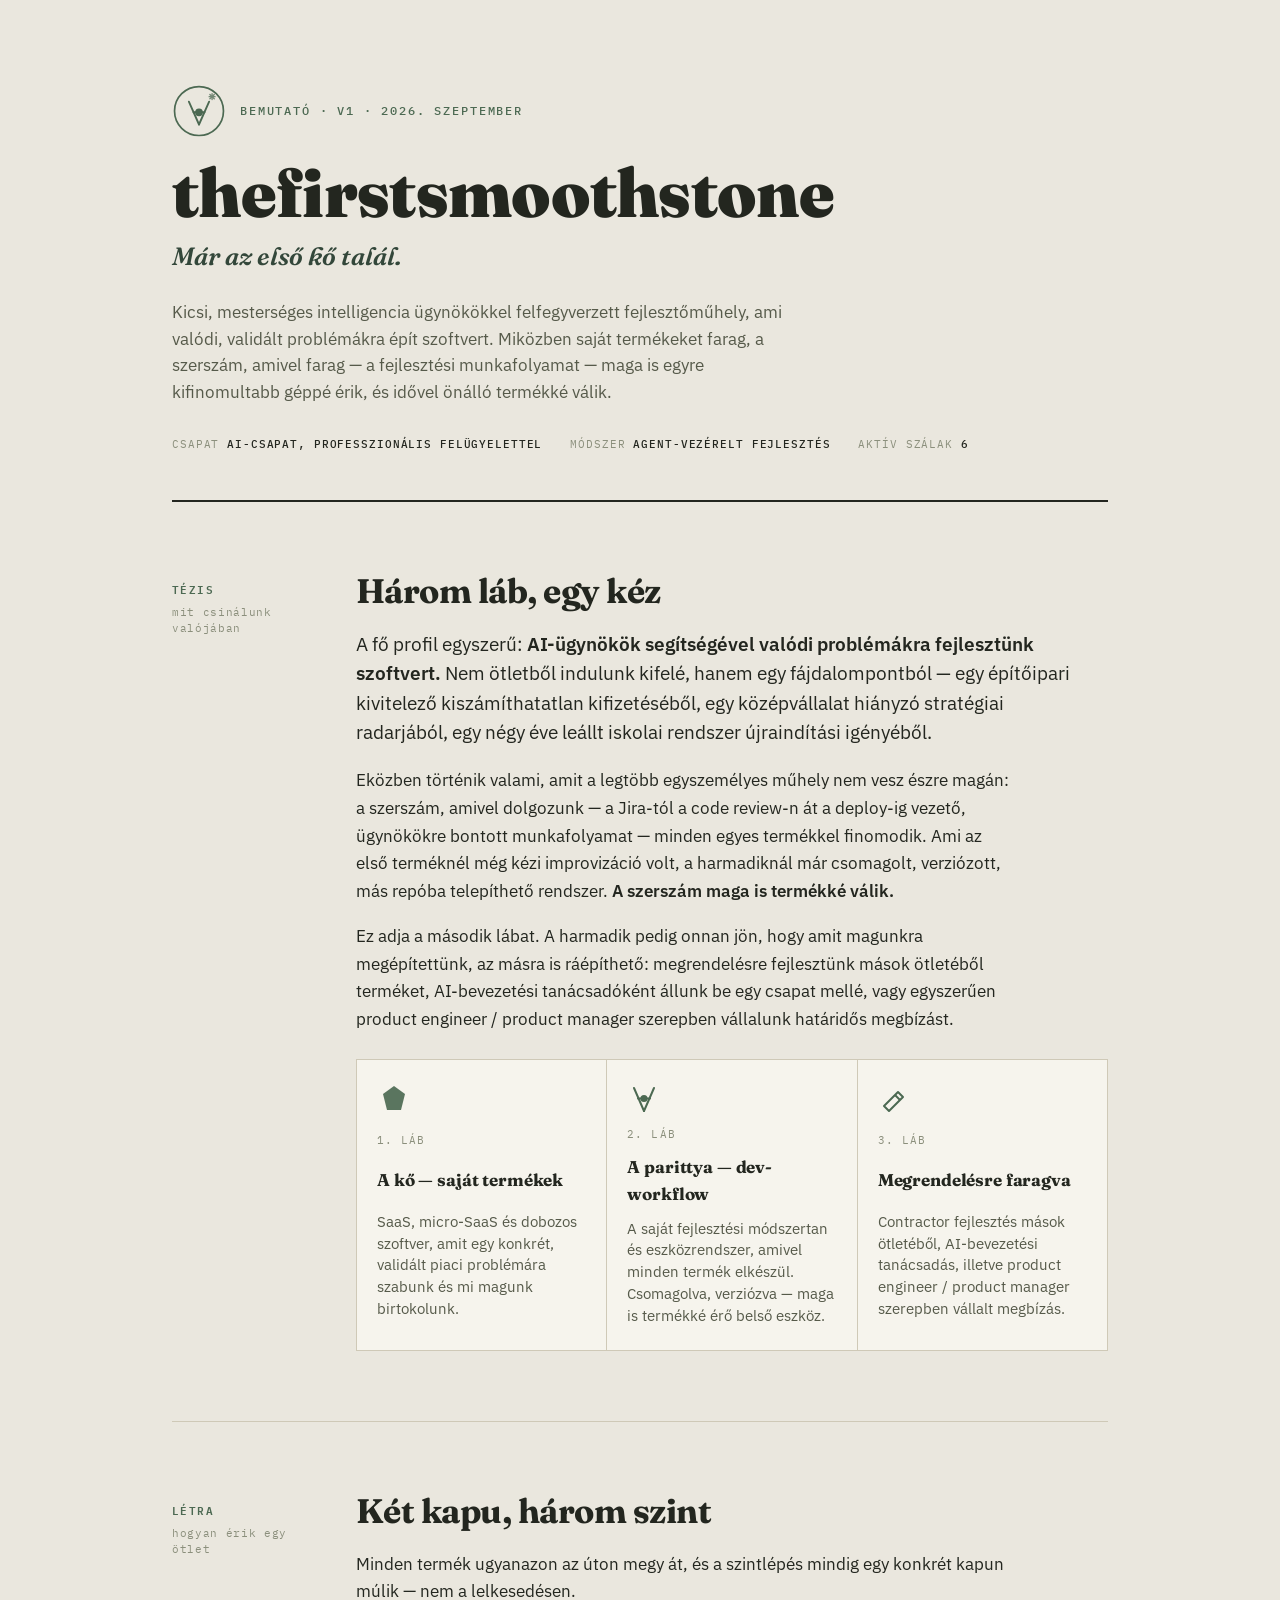
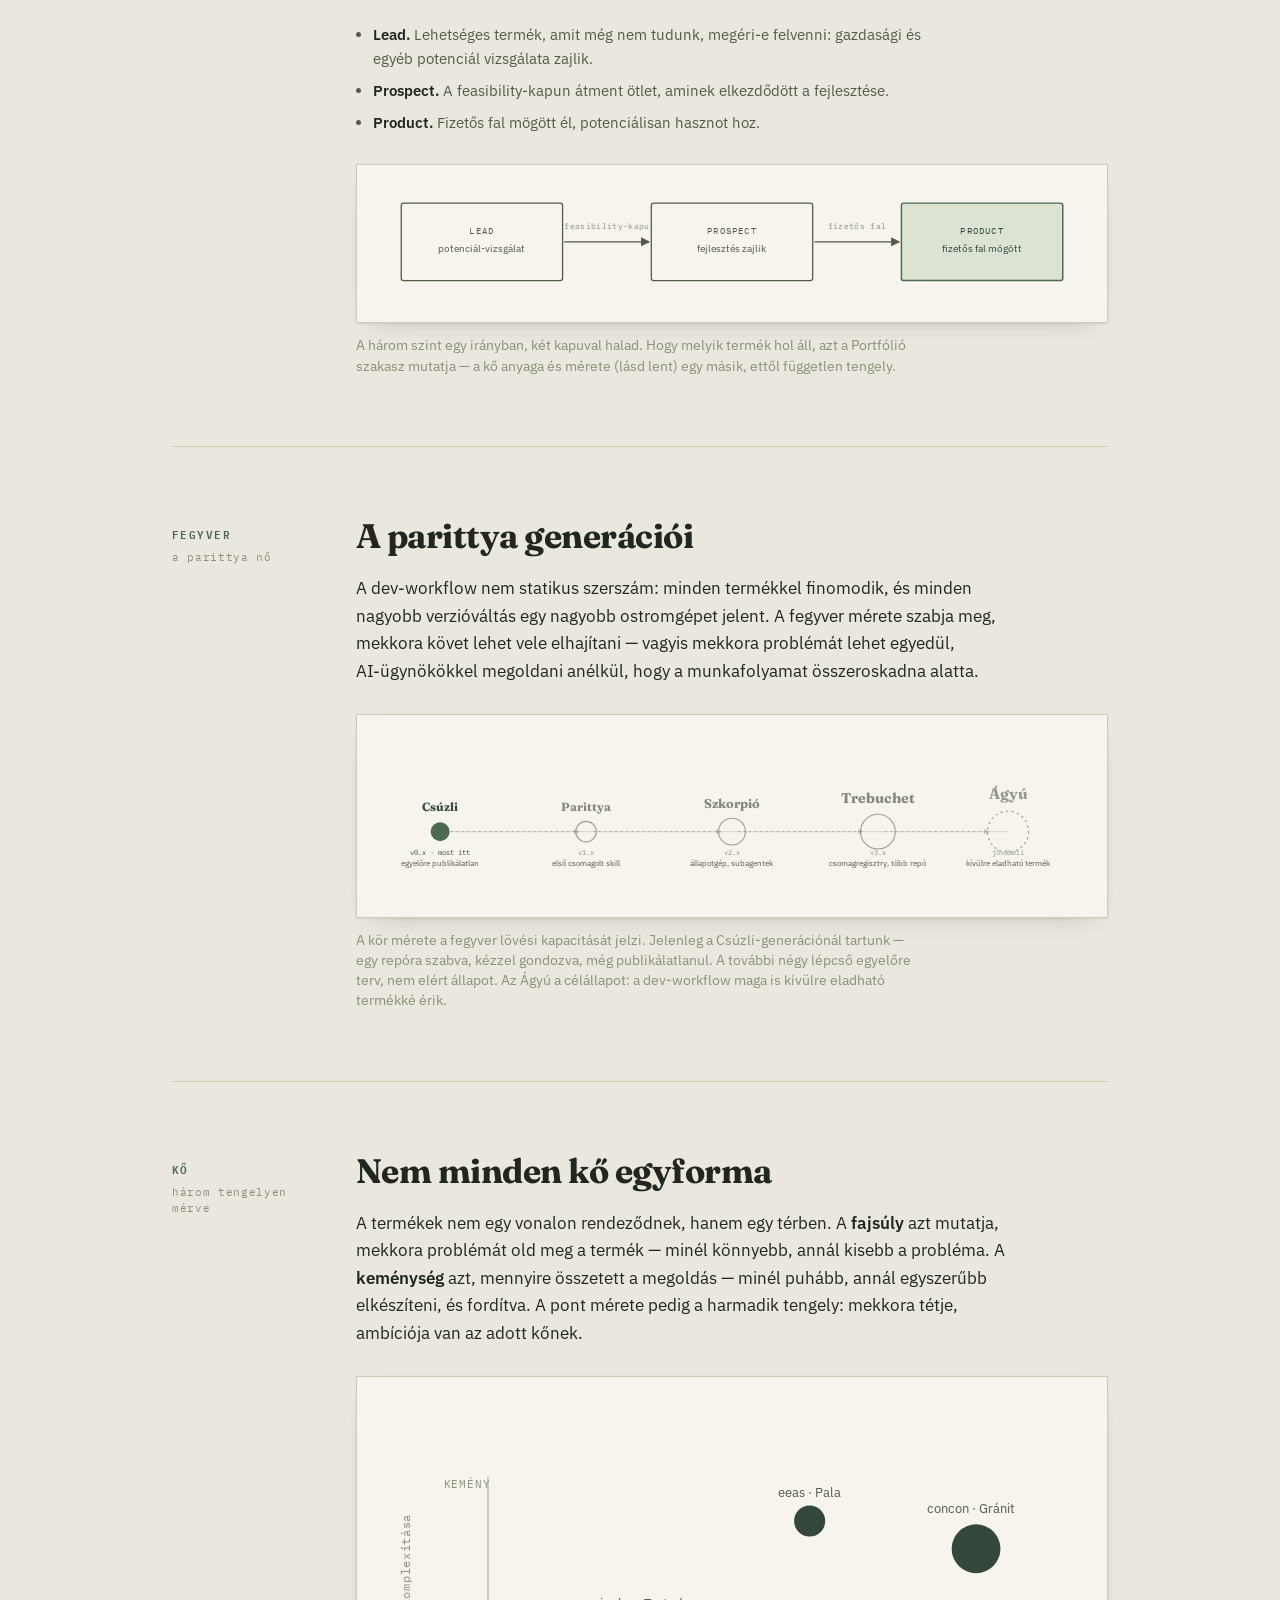
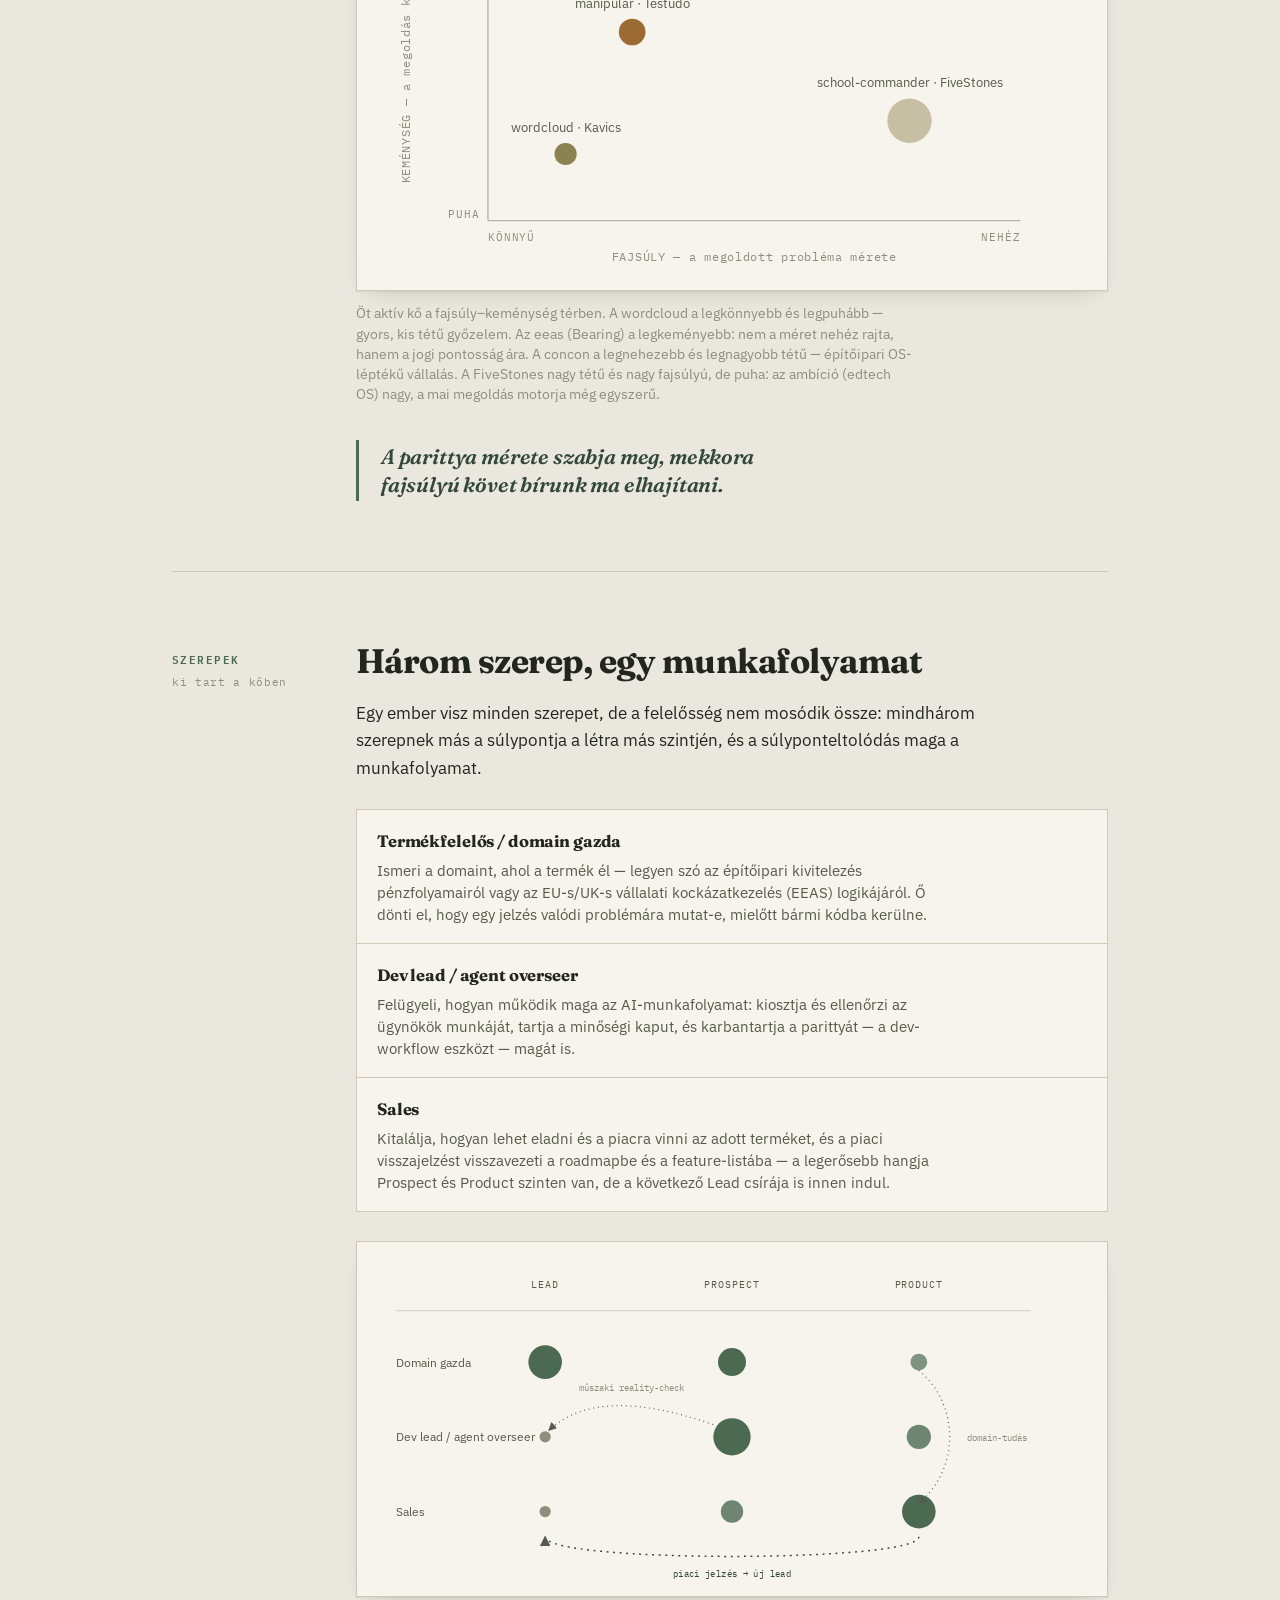
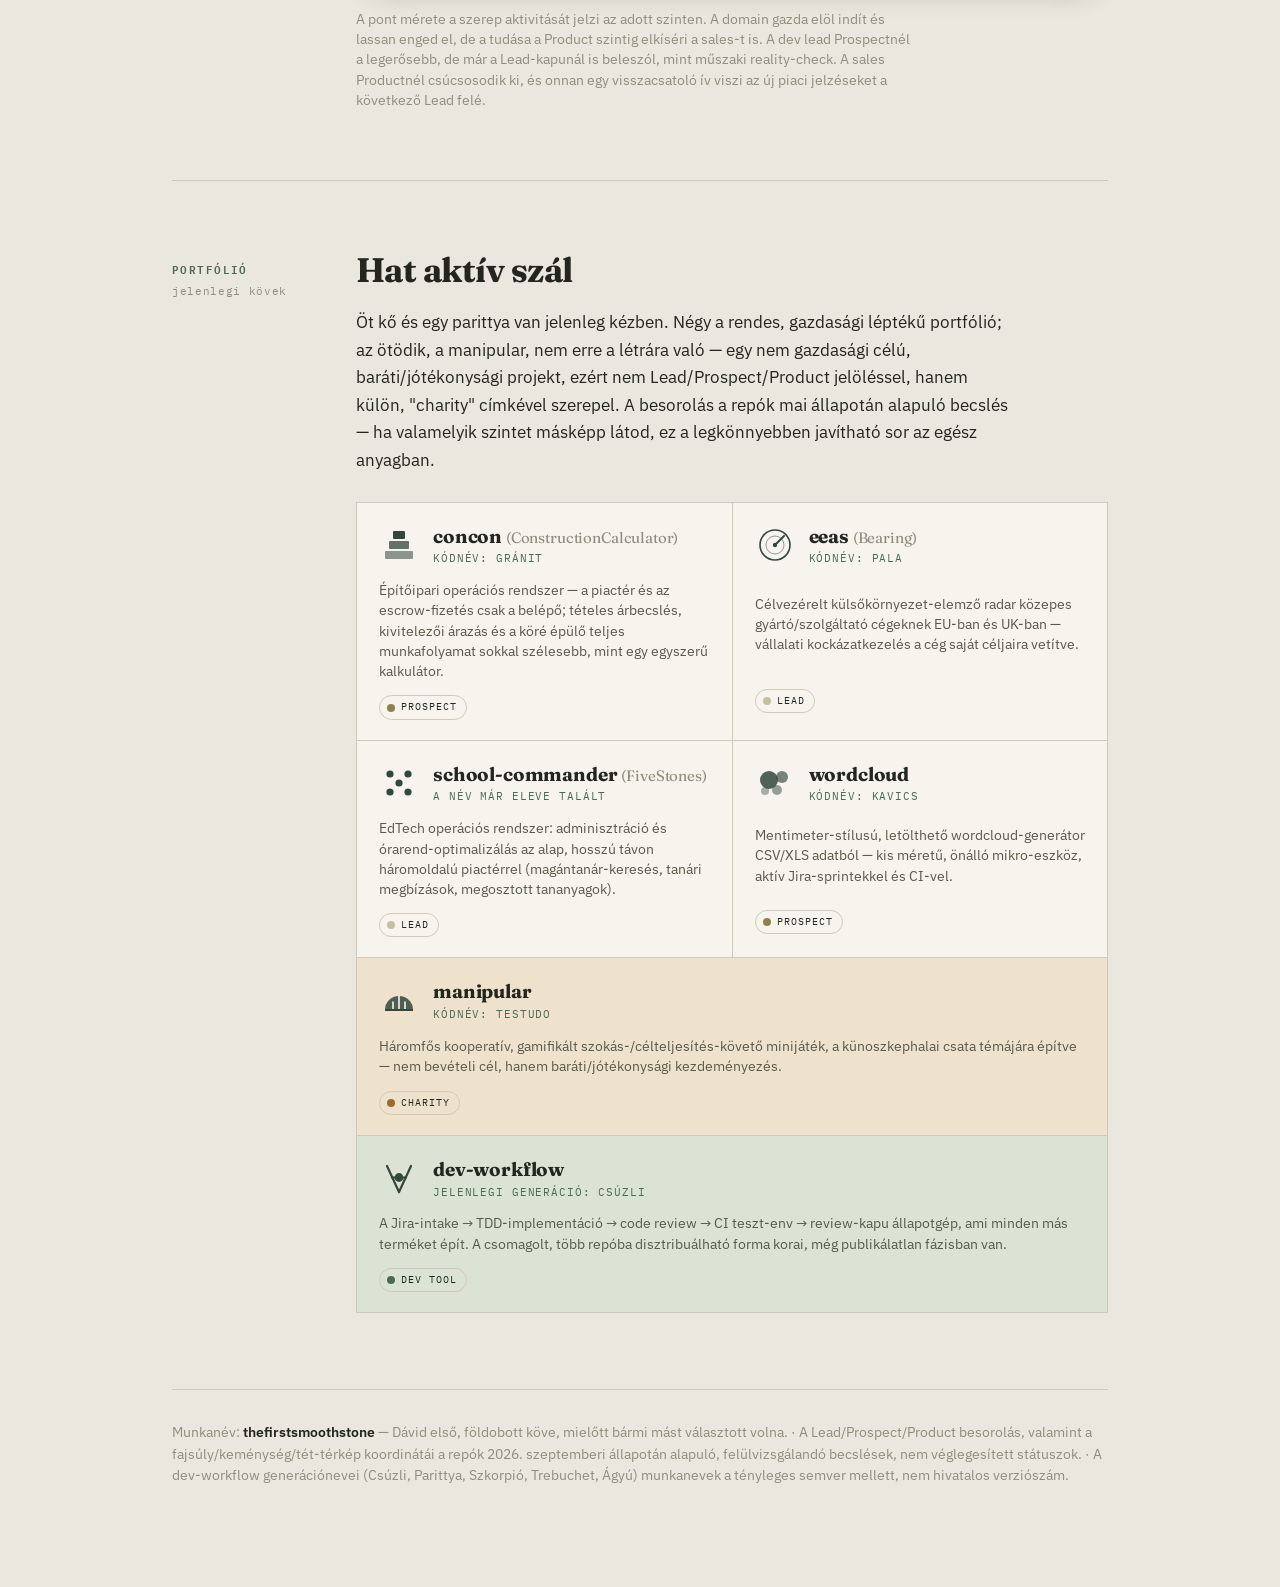
<file: product-strategy-and-presentation/ko-es-parittya.html>
<!doctype html>
<title>Kő és Parittya</title>
<link rel="preconnect" href="https://fonts.googleapis.com">
<link rel="preconnect" href="https://fonts.gstatic.com" crossorigin>
<link rel="stylesheet" href="https://fonts.googleapis.com/css2?family=Fraunces:opsz,wght@9..144,600;9..144,700;9..144,900&family=IBM+Plex+Sans:wght@400;500;600;700&family=IBM+Plex+Mono:wght@400;500;600&display=swap">

<style>
:root{
  --ground:#EAE7DE;
  --surface:#F6F4ED;
  --surface-2:#DEDACC;
  --ink:#23261F;
  --ink-soft:#565A4A;
  --ink-faint:#8B8F7C;
  --line:#CFC9B7;
  --line-soft:#DEDACC;
  --accent:#4C6952;
  --accent-strong:#33473A;
  --accent-soft:#DBE3D4;
  --on-accent:#F6F4ED;
  --good:#3F7D4E;
  --warn:#A8752B;
  --crit:#A3402B;
  --stone-1:#C7BFA3;
  --stone-2:#8C824F;
  --stone-3:#33473A;
  --charity:#9C6B33;
  --charity-soft:#EFE2CD;
  --shadow:0 1px 2px rgba(35,38,31,.07), 0 10px 26px -18px rgba(35,38,31,.32);
}
@media (prefers-color-scheme:dark){
  :root:not([data-theme="light"]){
    --ground:#14160F;
    --surface:#1C1F16;
    --surface-2:#262A1B;
    --ink:#E9E6D9;
    --ink-soft:#B2AF9B;
    --ink-faint:#82806A;
    --line:#333621;
    --line-soft:#262A1B;
    --accent:#8FBF9C;
    --accent-strong:#B7DBBF;
    --accent-soft:#213024;
    --on-accent:#0E150F;
    --good:#6FC17E;
    --warn:#D7A13B;
    --crit:#E0705F;
    --stone-1:#5B5738;
    --stone-2:#8FA05F;
    --stone-3:#BFE2C4;
    --charity:#D9A464;
    --charity-soft:#332510;
    --shadow:0 1px 2px rgba(0,0,0,.45), 0 10px 26px -18px rgba(0,0,0,.8);
  }
}
:root[data-theme="dark"]{
  --ground:#14160F;
  --surface:#1C1F16;
  --surface-2:#262A1B;
  --ink:#E9E6D9;
  --ink-soft:#B2AF9B;
  --ink-faint:#82806A;
  --line:#333621;
  --line-soft:#262A1B;
  --accent:#8FBF9C;
  --accent-strong:#B7DBBF;
  --accent-soft:#213024;
  --on-accent:#0E150F;
  --good:#6FC17E;
  --warn:#D7A13B;
  --crit:#E0705F;
  --stone-1:#5B5738;
  --stone-2:#8FA05F;
  --stone-3:#BFE2C4;
  --charity:#D9A464;
  --charity-soft:#332510;
  --shadow:0 1px 2px rgba(0,0,0,.45), 0 10px 26px -18px rgba(0,0,0,.8);
}

*{box-sizing:border-box}
body{
  background:var(--ground);
  color:var(--ink);
  font-family:"IBM Plex Sans","Segoe UI",Arial,sans-serif;
  font-size:17px;
  line-height:1.62;
  margin:0;
  -webkit-font-smoothing:antialiased;
}
.wrap{max-width:1040px;margin:0 auto;padding:0 clamp(20px,5vw,52px) 100px}

/* ---------- masthead ---------- */
.mast{
  padding:clamp(44px,8vw,84px) 0 clamp(30px,4vw,46px);
  border-bottom:2px solid var(--ink);
  position:relative;
}
.brandrow{display:flex;align-items:center;gap:14px;margin-bottom:22px}
.emblem{width:54px;height:54px;flex:none;color:var(--accent)}
.eyebrow{
  font-family:"IBM Plex Mono",ui-monospace,monospace;
  font-size:11.5px;font-weight:500;letter-spacing:.16em;text-transform:uppercase;
  color:var(--accent);
}
.wordmark{
  font-family:Fraunces,Georgia,serif;
  font-weight:900;font-style:normal;
  font-size:clamp(40px,7.4vw,68px);
  line-height:.96;letter-spacing:-.01em;
  margin:.1em 0 .22em;text-wrap:balance;
}
.tagline{
  font-family:Fraunces,Georgia,serif;
  font-weight:600;font-style:italic;font-size:clamp(19px,2.6vw,25px);line-height:1.3;
  max-width:24ch;margin:0 0 1.05em;color:var(--accent-strong);text-wrap:balance;
}
.standfirst{max-width:64ch;color:var(--ink-soft);margin:0;font-size:16.5px}
.mast-meta{
  display:flex;flex-wrap:wrap;gap:8px 28px;margin-top:30px;
  font-family:"IBM Plex Mono",ui-monospace,monospace;font-size:11px;
  letter-spacing:.08em;text-transform:uppercase;color:var(--ink-faint);
}
.mast-meta b{color:var(--ink);font-weight:500}

/* ---------- sections ---------- */
section{
  display:grid;
  grid-template-columns:9rem minmax(0,1fr);
  gap:0 40px;
  padding:clamp(42px,6vw,70px) 0;
  border-bottom:1px solid var(--line);
}
section:last-of-type{border-bottom:0}
.rail{padding-top:.5em}
.rail .tag{
  font-family:"IBM Plex Mono",ui-monospace,monospace;
  font-size:11px;font-weight:600;letter-spacing:.13em;text-transform:uppercase;
  color:var(--accent);display:block;
}
.rail .sub{
  font-family:"IBM Plex Mono",ui-monospace,monospace;
  font-size:11px;letter-spacing:.06em;
  color:var(--ink-faint);display:block;margin-top:6px;line-height:1.5;max-width:9rem;
}
.body-col{min-width:0}
h2{
  font-family:Fraunces,Georgia,serif;
  font-weight:700;font-size:clamp(25px,3.4vw,34px);line-height:1.16;
  letter-spacing:-.015em;margin:0 0 .55em;text-wrap:balance;
}
h3{
  font-family:Fraunces,Georgia,serif;
  font-weight:600;font-size:19px;letter-spacing:-.005em;
  margin:1.8em 0 .5em;
}
p{margin:0 0 1.05em;max-width:66ch}
p:last-child{margin-bottom:0}
strong{font-weight:600;color:var(--ink)}
em{font-style:italic;color:var(--accent-strong)}
.lede{font-size:19px;line-height:1.55;color:var(--ink)}

/* ---------- three pillars ---------- */
.pillars{display:grid;gap:1px;background:var(--line);border:1px solid var(--line);margin-top:1.5em}
@media(min-width:760px){.pillars{grid-template-columns:repeat(3,1fr)}}
.pillar{background:var(--surface);padding:22px 20px 24px;display:grid;gap:10px}
.pillar .picon{width:34px;height:34px;color:var(--accent)}
.pillar .pname{font-family:Fraunces,serif;font-weight:700;font-size:17px;letter-spacing:-.008em}
.pillar .pwhat{
  font-family:"IBM Plex Mono",monospace;font-size:10.5px;letter-spacing:.1em;text-transform:uppercase;color:var(--ink-faint);
}
.pillar .pdesc{font-size:14.5px;line-height:1.5;color:var(--ink-soft)}

/* ---------- figures ---------- */
figure{margin:1.7em 0 0}
.fig-frame{
  background:var(--surface);border:1px solid var(--line);
  padding:22px 20px 14px;overflow-x:auto;box-shadow:var(--shadow);
}
.fig-frame svg{display:block;min-width:560px;width:100%;height:auto;color:var(--ink-soft)}
figcaption{font-size:13.5px;line-height:1.5;color:var(--ink-faint);margin-top:12px;max-width:70ch}

/* ---------- portfolio grid ---------- */
.portfolio{display:grid;gap:1px;background:var(--line);border:1px solid var(--line);margin-top:1.6em}
@media(min-width:700px){.portfolio{grid-template-columns:repeat(2,1fr)}}
.pf-card{background:var(--surface);padding:22px 22px 20px;display:grid;gap:12px}
.pf-card.tool{background:var(--accent-soft)}
.pf-head{display:flex;align-items:flex-start;gap:14px}
.pf-icon{width:40px;height:40px;flex:none;color:var(--accent-strong)}
.pf-titles{min-width:0}
.pf-name{font-family:Fraunces,serif;font-weight:700;font-size:19px;letter-spacing:-.008em;line-height:1.2}
.pf-code{
  font-family:"IBM Plex Mono",monospace;font-size:11px;letter-spacing:.08em;text-transform:uppercase;
  color:var(--accent);margin-top:3px;display:block;
}
.pf-domain{font-size:13.5px;color:var(--ink-soft);line-height:1.5}
.pf-foot{display:flex;align-items:center;gap:10px;margin-top:2px}
.stage-pill{
  display:inline-flex;align-items:center;gap:6px;
  font-family:"IBM Plex Mono",monospace;font-size:10px;letter-spacing:.1em;text-transform:uppercase;
  padding:3px 9px 3px 7px;border-radius:20px;border:1px solid var(--line);
}
.stage-pill .dot{width:8px;height:8px;border-radius:50%}
.stage-pill.lead .dot{background:var(--stone-1)}
.stage-pill.prospect .dot{background:var(--stone-2)}
.stage-pill.product .dot{background:var(--stone-3)}
.stage-pill.devtool .dot{background:var(--accent)}
.stage-pill.charity .dot{background:var(--charity)}
.pf-card.charity{background:var(--charity-soft)}

/* ---------- role list ---------- */
.roles{display:grid;gap:1px;background:var(--line);border:1px solid var(--line);margin-top:1.6em}
.role{background:var(--surface);padding:18px 20px}
.role .rn{font-family:Fraunces,serif;font-weight:700;font-size:16.5px;letter-spacing:-.008em}
.role .rd{font-size:14.5px;line-height:1.5;color:var(--ink-soft);margin-top:5px;max-width:64ch}

.pull{
  border-left:3px solid var(--accent);padding:2px 0 2px 22px;margin:1.7em 0 0;
  font-family:Fraunces,serif;font-weight:600;font-style:italic;font-size:clamp(18px,2.3vw,21px);
  line-height:1.34;letter-spacing:-.008em;max-width:46ch;color:var(--accent-strong);text-wrap:balance;
}

.foot{
  padding-top:32px;font-size:13.5px;color:var(--ink-faint);line-height:1.6;
  border-top:1px solid var(--line);margin-top:6px;max-width:none;
}

@media(max-width:720px){
  section{grid-template-columns:1fr;gap:0}
  .rail{padding-top:0;margin-bottom:14px;display:flex;gap:12px;align-items:baseline;flex-wrap:wrap}
  .rail .sub{margin-top:0;max-width:none}
  body{font-size:16px}
}
@media(prefers-reduced-motion:reduce){*{animation:none!important;transition:none!important}}
</style>

<div class="wrap">

<header class="mast">
  <div class="brandrow">
    <svg class="emblem" viewBox="0 0 64 64" role="img" aria-label="thefirstsmoothstone embléma">
      <circle cx="32" cy="32" r="29" fill="none" stroke="currentColor" stroke-width="2"/>
      <line x1="32" y1="48" x2="20" y2="21" stroke="currentColor" stroke-width="2.2" stroke-linecap="round"/>
      <line x1="32" y1="48" x2="44" y2="21" stroke="currentColor" stroke-width="2.2" stroke-linecap="round"/>
      <line x1="25.5" y1="33.5" x2="38.5" y2="33.5" stroke="currentColor" stroke-width="2.2" stroke-linecap="round"/>
      <circle cx="32" cy="33.5" r="4.6" fill="currentColor"/>
      <g stroke="currentColor" stroke-width="1.6" stroke-linecap="round" opacity=".75">
        <line x1="44" y1="15" x2="51" y2="15"/>
        <line x1="47.5" y1="11.5" x2="47.5" y2="18.5"/>
        <line x1="44.9" y1="12.4" x2="50.1" y2="17.6"/>
        <line x1="44.9" y1="17.6" x2="50.1" y2="12.4"/>
      </g>
    </svg>
    <span class="eyebrow">Bemutató · v1 · 2026. szeptember</span>
  </div>
  <div class="wordmark">thefirstsmoothstone</div>
  <p class="tagline">Már az első kő talál.</p>
  <p class="standfirst">Kicsi, mesterséges intelligencia ügynökökkel felfegyverzett fejlesztőműhely, ami valódi, validált problémákra épít szoftvert. Miközben saját termékeket farag, a szerszám, amivel farag — a fejlesztési munkafolyamat — maga is egyre kifinomultabb géppé érik, és idővel önálló termékké válik.</p>
  <div class="mast-meta">
    <span>Csapat <b>AI-csapat, professzionális felügyelettel</b></span>
    <span>Módszer <b>agent-vezérelt fejlesztés</b></span>
    <span>Aktív szálak <b>6</b></span>
  </div>
</header>

<section>
  <div class="rail"><span class="tag">Tézis</span><span class="sub">mit csinálunk valójában</span></div>
  <div class="body-col">
    <h2>Három láb, egy kéz</h2>
    <p class="lede">A fő profil egyszerű: <strong>AI-ügynökök segítségével valódi problémákra fejlesztünk szoftvert.</strong> Nem ötletből indulunk kifelé, hanem egy fájdalompontból — egy építőipari kivitelező kiszámíthatatlan kifizetéséből, egy középvállalat hiányzó stratégiai radarjából, egy négy éve leállt iskolai rendszer újraindítási igényéből.</p>
    <p>Eközben történik valami, amit a legtöbb egyszemélyes műhely nem vesz észre magán: a szerszám, amivel dolgozunk — a Jira-tól a code review-n át a deploy-ig vezető, ügynökökre bontott munkafolyamat — minden egyes termékkel finomodik. Ami az első terméknél még kézi improvizáció volt, a harmadiknál már csomagolt, verziózott, más repóba telepíthető rendszer. <strong>A szerszám maga is termékké válik.</strong></p>
    <p>Ez adja a második lábat. A harmadik pedig onnan jön, hogy amit magunkra megépítettünk, az másra is ráépíthető: megrendelésre fejlesztünk mások ötletéből terméket, AI-bevezetési tanácsadóként állunk be egy csapat mellé, vagy egyszerűen product engineer / product manager szerepben vállalunk határidős megbízást.</p>

    <div class="pillars">
      <div class="pillar">
        <svg class="picon" viewBox="0 0 34 34" role="img" aria-label="Kő ikon"><path d="M17 4 L28 12 L24 28 L10 28 L6 12 Z" fill="currentColor" opacity=".92"/></svg>
        <span class="pwhat">1. láb</span>
        <span class="pname">A kő — saját termékek</span>
        <span class="pdesc">SaaS, micro-SaaS és dobozos szoftver, amit egy konkrét, validált piaci problémára szabunk és mi magunk birtokolunk.</span>
      </div>
      <div class="pillar">
        <svg class="picon" viewBox="0 0 34 34" role="img" aria-label="Parittya ikon">
          <line x1="17" y1="29" x2="7" y2="6" stroke="currentColor" stroke-width="2" stroke-linecap="round"/>
          <line x1="17" y1="29" x2="27" y2="6" stroke="currentColor" stroke-width="2" stroke-linecap="round"/>
          <line x1="11" y1="16.5" x2="23" y2="16.5" stroke="currentColor" stroke-width="2" stroke-linecap="round"/>
          <circle cx="17" cy="16.5" r="3.6" fill="currentColor"/>
        </svg>
        <span class="pwhat">2. láb</span>
        <span class="pname">A parittya — dev-workflow</span>
        <span class="pdesc">A saját fejlesztési módszertan és eszközrendszer, amivel minden termék elkészül. Csomagolva, verziózva — maga is termékké érő belső eszköz.</span>
      </div>
      <div class="pillar">
        <svg class="picon" viewBox="0 0 34 34" role="img" aria-label="Bérmunka ikon">
          <path d="M6 24 L20 10 L25 15 L11 29 Z" fill="none" stroke="currentColor" stroke-width="2" stroke-linejoin="round"/>
          <line x1="17" y1="13" x2="22" y2="18" stroke="currentColor" stroke-width="2"/>
        </svg>
        <span class="pwhat">3. láb</span>
        <span class="pname">Megrendelésre faragva</span>
        <span class="pdesc">Contractor fejlesztés mások ötletéből, AI-bevezetési tanácsadás, illetve product engineer / product manager szerepben vállalt megbízás.</span>
      </div>
    </div>
  </div>
</section>

<section>
  <div class="rail"><span class="tag">Létra</span><span class="sub">hogyan érik egy ötlet</span></div>
  <div class="body-col">
    <h2>Két kapu, három szint</h2>
    <p>Minden termék ugyanazon az úton megy át, és a szintlépés mindig egy konkrét kapun múlik — nem a lelkesedésen.</p>

    <ul style="margin:0 0 0;padding-left:1.15em;font-size:15px;line-height:1.6;color:var(--ink-soft);max-width:66ch">
      <li style="margin-bottom:8px"><strong style="color:var(--ink)">Lead.</strong> Lehetséges termék, amit még nem tudunk, megéri-e felvenni: gazdasági és egyéb potenciál vizsgálata zajlik.</li>
      <li style="margin-bottom:8px"><strong style="color:var(--ink)">Prospect.</strong> A feasibility-kapun átment ötlet, aminek elkezdődött a fejlesztése.</li>
      <li><strong style="color:var(--ink)">Product.</strong> Fizetős fal mögött él, potenciálisan hasznot hoz.</li>
    </ul>

    <figure>
      <div class="fig-frame">
        <svg viewBox="0 0 880 150" role="img" aria-label="Az érettségi létra ábrája: Lead, Prospect és Product szint, közöttük a feasibility-kapuval és a fizetős fallal">
          <rect x="30" y="20" width="200" height="96" rx="3" fill="none" stroke="currentColor" stroke-width="1.6"/>
          <text x="130" y="58" text-anchor="middle" font-family="IBM Plex Mono, monospace" font-size="11" letter-spacing="1.5" fill="currentColor">LEAD</text>
          <text x="130" y="80" text-anchor="middle" font-family="IBM Plex Sans, sans-serif" font-size="12.5" fill="currentColor">potenciál-vizsgálat</text>

          <rect x="340" y="20" width="200" height="96" rx="3" fill="none" stroke="currentColor" stroke-width="1.6"/>
          <text x="440" y="58" text-anchor="middle" font-family="IBM Plex Mono, monospace" font-size="11" letter-spacing="1.5" fill="currentColor">PROSPECT</text>
          <text x="440" y="80" text-anchor="middle" font-family="IBM Plex Sans, sans-serif" font-size="12.5" fill="currentColor">fejlesztés zajlik</text>

          <rect x="650" y="20" width="200" height="96" rx="3" fill="var(--accent-soft)" stroke="var(--accent)" stroke-width="1.8"/>
          <text x="750" y="58" text-anchor="middle" font-family="IBM Plex Mono, monospace" font-size="11" letter-spacing="1.5" fill="var(--accent-strong)">PRODUCT</text>
          <text x="750" y="80" text-anchor="middle" font-family="IBM Plex Sans, sans-serif" font-size="12.5" fill="var(--accent-strong)">fizetős fal mögött</text>

          <defs>
            <marker id="kp-arrow" viewBox="0 0 8 8" refX="7" refY="4" markerWidth="7" markerHeight="7" orient="auto-start-reverse">
              <path d="M0,0 L8,4 L0,8 Z" fill="currentColor"/>
            </marker>
          </defs>

          <line x1="232" y1="68" x2="337" y2="68" stroke="currentColor" stroke-width="1.6" marker-end="url(#kp-arrow)"/>
          <text x="285" y="52" text-anchor="middle" font-family="IBM Plex Mono, monospace" font-size="10" letter-spacing=".4" fill="var(--ink-faint)">feasibility-kapu</text>

          <line x1="542" y1="68" x2="647" y2="68" stroke="currentColor" stroke-width="1.6" marker-end="url(#kp-arrow)"/>
          <text x="595" y="52" text-anchor="middle" font-family="IBM Plex Mono, monospace" font-size="10" letter-spacing=".4" fill="var(--ink-faint)">fizetős fal</text>
        </svg>
      </div>
      <figcaption>A három szint egy irányban, két kapuval halad. Hogy melyik termék hol áll, azt a Portfólió szakasz mutatja — a kő anyaga és mérete (lásd lent) egy másik, ettől független tengely.</figcaption>
    </figure>
  </div>
</section>

<section>
  <div class="rail"><span class="tag">Fegyver</span><span class="sub">a parittya nő</span></div>
  <div class="body-col">
    <h2>A parittya generációi</h2>
    <p>A dev-workflow nem statikus szerszám: minden termékkel finomodik, és minden nagyobb verzióváltás egy nagyobb ostromgépet jelent. A fegyver mérete szabja meg, mekkora követ lehet vele elhajítani — vagyis mekkora problémát lehet egyedül, AI-ügynökökkel megoldani anélkül, hogy a munkafolyamat összeroskadna alatta.</p>

    <figure>
      <div class="fig-frame">
        <svg viewBox="0 0 900 210" role="img" aria-label="A dev-workflow öt generációja növekvő méretben: Csúzli, Parittya, Szkorpió, Trebuchet és a jövőbeli Ágyú, a Csúzli a jelenlegi, még publikálatlan állapot">
          <line x1="80" y1="120" x2="800" y2="120" stroke="currentColor" stroke-width="1" opacity=".25"/>
          <defs>
            <marker id="fg-arrow" viewBox="0 0 8 8" refX="7" refY="4" markerWidth="6" markerHeight="6" orient="auto-start-reverse">
              <path d="M0,0 L8,4 L0,8 Z" fill="currentColor" opacity=".5"/>
            </marker>
          </defs>
          <line x1="94" y1="120" x2="256" y2="120" stroke="currentColor" stroke-width="1.2" opacity=".5" stroke-dasharray="2 5" marker-end="url(#fg-arrow)"/>
          <line x1="274" y1="120" x2="436" y2="120" stroke="currentColor" stroke-width="1.2" opacity=".5" stroke-dasharray="2 5" marker-end="url(#fg-arrow)"/>
          <line x1="458" y1="120" x2="616" y2="120" stroke="currentColor" stroke-width="1.2" opacity=".5" stroke-dasharray="2 5" marker-end="url(#fg-arrow)"/>
          <line x1="644" y1="120" x2="776" y2="120" stroke="currentColor" stroke-width="1.2" opacity=".5" stroke-dasharray="2 5" marker-end="url(#fg-arrow)"/>

          <circle cx="80" cy="120" r="12" fill="var(--accent)"/>
          <text x="80" y="94" text-anchor="middle" font-family="Fraunces, serif" font-weight="700" font-size="15" fill="var(--accent-strong)">Csúzli</text>
          <text x="80" y="150" text-anchor="middle" font-family="IBM Plex Mono, monospace" font-size="9.5" fill="var(--accent-strong)">v0.x · most itt</text>
          <text x="80" y="164" text-anchor="middle" font-family="IBM Plex Sans, sans-serif" font-size="10" fill="var(--ink-soft)">egyelőre publikálatlan</text>

          <circle cx="265" cy="120" r="13" fill="none" stroke="currentColor" stroke-width="1.4" opacity=".55"/>
          <text x="265" y="94" text-anchor="middle" font-family="Fraunces, serif" font-weight="700" font-size="15" fill="currentColor" opacity=".7">Parittya</text>
          <text x="265" y="150" text-anchor="middle" font-family="IBM Plex Mono, monospace" font-size="9.5" fill="var(--ink-faint)">v1.x</text>
          <text x="265" y="164" text-anchor="middle" font-family="IBM Plex Sans, sans-serif" font-size="10" fill="var(--ink-soft)">első csomagolt skill</text>

          <circle cx="450" cy="120" r="17" fill="none" stroke="currentColor" stroke-width="1.4" opacity=".55"/>
          <text x="450" y="90" text-anchor="middle" font-family="Fraunces, serif" font-weight="700" font-size="16" fill="currentColor" opacity=".7">Szkorpió</text>
          <text x="450" y="150" text-anchor="middle" font-family="IBM Plex Mono, monospace" font-size="9.5" fill="var(--ink-faint)">v2.x</text>
          <text x="450" y="164" text-anchor="middle" font-family="IBM Plex Sans, sans-serif" font-size="10" fill="var(--ink-soft)">állapotgép, subagentek</text>

          <circle cx="635" cy="120" r="22" fill="none" stroke="currentColor" stroke-width="1.4" opacity=".55"/>
          <text x="635" y="84" text-anchor="middle" font-family="Fraunces, serif" font-weight="700" font-size="18" fill="currentColor" opacity=".7">Trebuchet</text>
          <text x="635" y="150" text-anchor="middle" font-family="IBM Plex Mono, monospace" font-size="9.5" fill="var(--ink-faint)">v3.x</text>
          <text x="635" y="164" text-anchor="middle" font-family="IBM Plex Sans, sans-serif" font-size="10" fill="var(--ink-soft)">csomagregisztry, több repó</text>

          <circle cx="800" cy="120" r="26" fill="none" stroke="currentColor" stroke-width="1.6" stroke-dasharray="3 4" opacity=".5"/>
          <text x="800" y="78" text-anchor="middle" font-family="Fraunces, serif" font-weight="700" font-size="19" fill="currentColor" opacity=".6">Ágyú</text>
          <text x="800" y="150" text-anchor="middle" font-family="IBM Plex Mono, monospace" font-size="9.5" fill="var(--ink-faint)">jövőbeli</text>
          <text x="800" y="164" text-anchor="middle" font-family="IBM Plex Sans, sans-serif" font-size="10" fill="var(--ink-soft)">kívülre eladható termék</text>
        </svg>
      </div>
      <figcaption>A kör mérete a fegyver lövési kapacitását jelzi. Jelenleg a Csúzli-generációnál tartunk — egy repóra szabva, kézzel gondozva, még publikálatlanul. A további négy lépcső egyelőre terv, nem elért állapot. Az Ágyú a célállapot: a dev-workflow maga is kívülre eladható termékké érik.</figcaption>
    </figure>
  </div>
</section>

<section>
  <div class="rail"><span class="tag">Kő</span><span class="sub">három tengelyen mérve</span></div>
  <div class="body-col">
    <h2>Nem minden kő egyforma</h2>
    <p>A termékek nem egy vonalon rendeződnek, hanem egy térben. A <strong>fajsúly</strong> azt mutatja, mekkora problémát old meg a termék — minél könnyebb, annál kisebb a probléma. A <strong>keménység</strong> azt, mennyire összetett a megoldás — minél puhább, annál egyszerűbb elkészíteni, és fordítva. A pont mérete pedig a harmadik tengely: mekkora tétje, ambíciója van az adott kőnek.</p>

    <figure>
      <div class="fig-frame">
        <svg viewBox="0 0 640 430" role="img" aria-label="Buborékdiagram az öt aktív termékről: vízszintesen a fajsúly (a megoldott probléma mérete), függőlegesen a keménység (a megoldás komplexitása), a pont mérete pedig a tét nagysága">
          <line x1="100" y1="380" x2="580" y2="380" stroke="currentColor" stroke-width="1.2" opacity=".4"/>
          <line x1="100" y1="380" x2="100" y2="70" stroke="currentColor" stroke-width="1.2" opacity=".4"/>

          <text x="100" y="398" font-family="IBM Plex Mono, monospace" font-size="10" letter-spacing=".08em" fill="var(--ink-faint)">KÖNNYŰ</text>
          <text x="580" y="398" text-anchor="end" font-family="IBM Plex Mono, monospace" font-size="10" letter-spacing=".08em" fill="var(--ink-faint)">NEHÉZ</text>
          <text x="340" y="416" text-anchor="middle" font-family="IBM Plex Mono, monospace" font-size="10.5" letter-spacing=".06em" fill="var(--ink-faint)">FAJSÚLY — a megoldott probléma mérete</text>

          <text x="64" y="378" font-family="IBM Plex Mono, monospace" font-size="10" letter-spacing=".08em" fill="var(--ink-faint)">PUHA</text>
          <text x="60" y="80" font-family="IBM Plex Mono, monospace" font-size="10" letter-spacing=".08em" fill="var(--ink-faint)">KEMÉNY</text>
          <text x="30" y="225" text-anchor="middle" font-family="IBM Plex Mono, monospace" font-size="10.5" letter-spacing=".06em" fill="var(--ink-faint)" transform="rotate(-90 30 225)">KEMÉNYSÉG — a megoldás komplexitása</text>

          <circle cx="170" cy="320" r="10" fill="var(--stone-2)"/>
          <text x="170" y="300" text-anchor="middle" font-family="IBM Plex Sans, sans-serif" font-size="12" fill="currentColor">wordcloud · Kavics</text>

          <circle cx="230" cy="210" r="12" fill="var(--charity)"/>
          <text x="230" y="188" text-anchor="middle" font-family="IBM Plex Sans, sans-serif" font-size="12" fill="currentColor">manipular · Testudo</text>

          <circle cx="390" cy="110" r="14" fill="var(--stone-3)"/>
          <text x="390" y="88" text-anchor="middle" font-family="IBM Plex Sans, sans-serif" font-size="12" fill="currentColor">eeas · Pala</text>

          <circle cx="480" cy="290" r="20" fill="var(--stone-1)"/>
          <text x="480" y="260" text-anchor="middle" font-family="IBM Plex Sans, sans-serif" font-size="12" fill="currentColor">school-commander · FiveStones</text>

          <circle cx="540" cy="135" r="22" fill="var(--stone-3)"/>
          <text x="575" y="103" text-anchor="end" font-family="IBM Plex Sans, sans-serif" font-size="12" fill="currentColor">concon · Gránit</text>
        </svg>
      </div>
      <figcaption>Öt aktív kő a fajsúly–keménység térben. A wordcloud a legkönnyebb és legpuhább — gyors, kis tétű győzelem. Az eeas (Bearing) a legkeményebb: nem a méret nehéz rajta, hanem a jogi pontosság ára. A concon a legnehezebb és legnagyobb tétű — építőipari OS-léptékű vállalás. A FiveStones nagy tétű és nagy fajsúlyú, de puha: az ambíció (edtech OS) nagy, a mai megoldás motorja még egyszerű.</figcaption>
    </figure>

    <div class="pull">A parittya mérete szabja meg, mekkora fajsúlyú követ bírunk ma elhajítani.</div>
  </div>
</section>

<section>
  <div class="rail"><span class="tag">Szerepek</span><span class="sub">ki tart a kőben</span></div>
  <div class="body-col">
    <h2>Három szerep, egy munkafolyamat</h2>
    <p>Egy ember visz minden szerepet, de a felelősség nem mosódik össze: mindhárom szerepnek más a súlypontja a létra más szintjén, és a súlyponteltolódás maga a munkafolyamat.</p>

    <div class="roles">
      <div class="role">
        <div class="rn">Termékfelelős / domain gazda</div>
        <div class="rd">Ismeri a domaint, ahol a termék él — legyen szó az építőipari kivitelezés pénzfolyamairól vagy az EU-s/UK-s vállalati kockázatkezelés (EEAS) logikájáról. Ő dönti el, hogy egy jelzés valódi problémára mutat-e, mielőtt bármi kódba kerülne.</div>
      </div>
      <div class="role">
        <div class="rn">Dev lead / agent overseer</div>
        <div class="rd">Felügyeli, hogyan működik maga az AI-munkafolyamat: kiosztja és ellenőrzi az ügynökök munkáját, tartja a minőségi kaput, és karbantartja a parittyát — a dev-workflow eszközt — magát is.</div>
      </div>
      <div class="role">
        <div class="rn">Sales</div>
        <div class="rd">Kitalálja, hogyan lehet eladni és a piacra vinni az adott terméket, és a piaci visszajelzést visszavezeti a roadmapbe és a feature-listába — a legerősebb hangja Prospect és Product szinten van, de a következő Lead csírája is innen indul.</div>
      </div>
    </div>

    <figure>
      <div class="fig-frame">
        <svg viewBox="0 0 760 340" role="img" aria-label="Mátrix arról, mennyire aktív a három szerep a Lead, Prospect és Product szinteken, a dev lead Lead-kapuba visszaszóló jelzésével, a domain gazda sales-t tápláló jelzésével, valamint a piaci visszacsatolás ívével a Product szintről vissza a Lead szintre">
          <text x="180" y="26" text-anchor="middle" font-family="IBM Plex Mono, monospace" font-size="11" letter-spacing="1" fill="currentColor">LEAD</text>
          <text x="380" y="26" text-anchor="middle" font-family="IBM Plex Mono, monospace" font-size="11" letter-spacing="1" fill="currentColor">PROSPECT</text>
          <text x="580" y="26" text-anchor="middle" font-family="IBM Plex Mono, monospace" font-size="11" letter-spacing="1" fill="currentColor">PRODUCT</text>

          <text x="20" y="110" font-family="IBM Plex Sans, sans-serif" font-size="12.5" fill="currentColor">Domain gazda</text>
          <text x="20" y="190" font-family="IBM Plex Sans, sans-serif" font-size="12.5" fill="currentColor">Dev lead / agent overseer</text>
          <text x="20" y="270" font-family="IBM Plex Sans, sans-serif" font-size="12.5" fill="currentColor">Sales</text>

          <line x1="20" y1="50" x2="700" y2="50" stroke="currentColor" stroke-width="1" opacity=".25"/>

          <!-- domain gazda: erős Lead/Prospectnél, csillapodik Productnél -->
          <circle cx="180" cy="105" r="18" fill="var(--accent)"/>
          <circle cx="380" cy="105" r="15" fill="var(--accent)"/>
          <circle cx="580" cy="105" r="9" fill="var(--accent)" opacity=".7"/>

          <!-- dev lead / agent overseer: Prospectnél a legerősebb -->
          <circle cx="180" cy="185" r="6" fill="var(--ink-faint)"/>
          <circle cx="380" cy="185" r="20" fill="var(--accent)"/>
          <circle cx="580" cy="185" r="13" fill="var(--accent)" opacity=".8"/>

          <!-- sales: Productnél csúcsosodik -->
          <circle cx="180" cy="265" r="6" fill="var(--ink-faint)"/>
          <circle cx="380" cy="265" r="12" fill="var(--accent)" opacity=".8"/>
          <circle cx="580" cy="265" r="18" fill="var(--accent)"/>

          <!-- dev lead beleszól a feasibility döntésbe is -->
          <path d="M 360 172 C 280 144, 220 144, 184 178" fill="none" stroke="var(--ink-soft)" stroke-width="1.3" stroke-dasharray="1 4" marker-end="url(#kp-arrow)"/>
          <text x="272" y="136" text-anchor="middle" font-family="IBM Plex Mono, monospace" font-size="9.5" fill="var(--ink-faint)">műszaki reality-check</text>

          <!-- domain gazda tudása táplálja a sales-t is -->
          <path d="M 580 114 C 624 150, 624 220, 580 256" fill="none" stroke="var(--ink-soft)" stroke-width="1.3" stroke-dasharray="1 4" marker-end="url(#kp-arrow)"/>
          <text x="632" y="190" font-family="IBM Plex Mono, monospace" font-size="9.5" fill="var(--ink-faint)">domain-tudás</text>

          <!-- feedback loop -->
          <path d="M 580 292 C 580 320, 180 320, 180 292" fill="none" stroke="var(--accent-strong)" stroke-width="1.6" stroke-dasharray="2 5" marker-end="url(#kp-arrow)"/>
          <text x="380" y="335" text-anchor="middle" font-family="IBM Plex Mono, monospace" font-size="10" letter-spacing=".4" fill="var(--accent-strong)">piaci jelzés → új lead</text>
        </svg>
      </div>
      <figcaption>A pont mérete a szerep aktivitását jelzi az adott szinten. A domain gazda elöl indít és lassan enged el, de a tudása a Product szintig elkíséri a sales-t is. A dev lead Prospectnél a legerősebb, de már a Lead-kapunál is beleszól, mint műszaki reality-check. A sales Productnél csúcsosodik ki, és onnan egy visszacsatoló ív viszi az új piaci jelzéseket a következő Lead felé.</figcaption>
    </figure>
  </div>
</section>

<section>
  <div class="rail"><span class="tag">Portfólió</span><span class="sub">jelenlegi kövek</span></div>
  <div class="body-col">
    <h2>Hat aktív szál</h2>
    <p>Öt kő és egy parittya van jelenleg kézben. Négy a rendes, gazdasági léptékű portfólió; az ötödik, a manipular, nem erre a létrára való — egy nem gazdasági célú, baráti/jótékonysági projekt, ezért nem Lead/Prospect/Product jelöléssel, hanem külön, "charity" címkével szerepel. A besorolás a repók mai állapotán alapuló becslés — ha valamelyik szintet másképp látod, ez a legkönnyebben javítható sor az egész anyagban.</p>

    <div class="portfolio">
      <div class="pf-card">
        <div class="pf-head">
          <svg class="pf-icon" viewBox="0 0 40 40" role="img" aria-label="ConstructionCalculator ikon">
            <rect x="6" y="26" width="28" height="8" rx="1" fill="currentColor" opacity=".55"/>
            <rect x="10" y="16" width="20" height="8" rx="1" fill="currentColor" opacity=".75"/>
            <rect x="14" y="6" width="12" height="8" rx="1" fill="currentColor"/>
          </svg>
          <div class="pf-titles">
            <div class="pf-name">concon <span style="font-weight:400;color:var(--ink-faint);font-size:15px">(ConstructionCalculator)</span></div>
            <span class="pf-code">kódnév: Gránit</span>
          </div>
        </div>
        <div class="pf-domain">Építőipari operációs rendszer — a piactér és az escrow-fizetés csak a belépő; tételes árbecslés, kivitelezői árazás és a köré épülő teljes munkafolyamat sokkal szélesebb, mint egy egyszerű kalkulátor.</div>
        <div class="pf-foot"><span class="stage-pill prospect"><span class="dot"></span>Prospect</span></div>
      </div>

      <div class="pf-card">
        <div class="pf-head">
          <svg class="pf-icon" viewBox="0 0 40 40" role="img" aria-label="Bearing ikon">
            <circle cx="20" cy="20" r="15" fill="none" stroke="currentColor" stroke-width="1.6"/>
            <circle cx="20" cy="20" r="9" fill="none" stroke="currentColor" stroke-width="1" opacity=".5"/>
            <line x1="20" y1="20" x2="29" y2="11" stroke="currentColor" stroke-width="2" stroke-linecap="round"/>
            <circle cx="20" cy="20" r="2.2" fill="currentColor"/>
          </svg>
          <div class="pf-titles">
            <div class="pf-name">eeas <span style="font-weight:400;color:var(--ink-faint);font-size:15px">(Bearing)</span></div>
            <span class="pf-code">kódnév: Pala</span>
          </div>
        </div>
        <div class="pf-domain">Célvezérelt külsőkörnyezet-elemző radar közepes gyártó/szolgáltató cégeknek EU-ban és UK-ban — vállalati kockázatkezelés a cég saját céljaira vetítve.</div>
        <div class="pf-foot"><span class="stage-pill lead"><span class="dot"></span>Lead</span></div>
      </div>

      <div class="pf-card">
        <div class="pf-head">
          <svg class="pf-icon" viewBox="0 0 40 40" role="img" aria-label="FiveStones ikon">
            <circle cx="11" cy="11" r="3.6" fill="currentColor"/>
            <circle cx="29" cy="11" r="3.6" fill="currentColor"/>
            <circle cx="20" cy="20" r="3.6" fill="currentColor"/>
            <circle cx="11" cy="29" r="3.6" fill="currentColor"/>
            <circle cx="29" cy="29" r="3.6" fill="currentColor"/>
          </svg>
          <div class="pf-titles">
            <div class="pf-name">school-commander <span style="font-weight:400;color:var(--ink-faint);font-size:15px">(FiveStones)</span></div>
            <span class="pf-code">a név már eleve talált</span>
          </div>
        </div>
        <div class="pf-domain">EdTech operációs rendszer: adminisztráció és órarend-optimalizálás az alap, hosszú távon háromoldalú piactérrel (magántanár-keresés, tanári megbízások, megosztott tananyagok).</div>
        <div class="pf-foot"><span class="stage-pill lead"><span class="dot"></span>Lead</span></div>
      </div>

      <div class="pf-card">
        <div class="pf-head">
          <svg class="pf-icon" viewBox="0 0 40 40" role="img" aria-label="wordcloud ikon">
            <circle cx="14" cy="17" r="9" fill="currentColor" opacity=".85"/>
            <circle cx="27" cy="14" r="6" fill="currentColor" opacity=".65"/>
            <circle cx="22" cy="27" r="5" fill="currentColor" opacity=".5"/>
            <circle cx="10" cy="28" r="4" fill="currentColor" opacity=".4"/>
          </svg>
          <div class="pf-titles">
            <div class="pf-name">wordcloud</div>
            <span class="pf-code">kódnév: Kavics</span>
          </div>
        </div>
        <div class="pf-domain">Mentimeter-stílusú, letölthető wordcloud-generátor CSV/XLS adatból — kis méretű, önálló mikro-eszköz, aktív Jira-sprintekkel és CI-vel.</div>
        <div class="pf-foot"><span class="stage-pill prospect"><span class="dot"></span>Prospect</span></div>
      </div>

      <div class="pf-card charity" style="grid-column:1 / -1">
        <div class="pf-head">
          <svg class="pf-icon" viewBox="0 0 40 40" role="img" aria-label="Testudo ikon">
            <path d="M6 30 A14 14 0 0 1 34 30 Z" fill="currentColor" opacity=".85"/>
            <line x1="14" y1="30" x2="14" y2="21.5" stroke="var(--surface)" stroke-width="1.6"/>
            <line x1="20" y1="30" x2="20" y2="16" stroke="var(--surface)" stroke-width="1.6"/>
            <line x1="26" y1="30" x2="26" y2="21.5" stroke="var(--surface)" stroke-width="1.6"/>
            <line x1="6" y1="30" x2="34" y2="30" stroke="currentColor" stroke-width="2"/>
          </svg>
          <div class="pf-titles">
            <div class="pf-name">manipular</div>
            <span class="pf-code">kódnév: Testudo</span>
          </div>
        </div>
        <div class="pf-domain">Háromfős kooperatív, gamifikált szokás-/célteljesítés-követő minijáték, a künoszkephalai csata témájára építve — nem bevételi cél, hanem baráti/jótékonysági kezdeményezés.</div>
        <div class="pf-foot"><span class="stage-pill charity"><span class="dot"></span>Charity</span></div>
      </div>

      <div class="pf-card tool" style="grid-column:1 / -1">
        <div class="pf-head">
          <svg class="pf-icon" viewBox="0 0 40 40" role="img" aria-label="Dev-workflow ikon">
            <line x1="20" y1="34" x2="8" y2="8" stroke="currentColor" stroke-width="2.2" stroke-linecap="round"/>
            <line x1="20" y1="34" x2="32" y2="8" stroke="currentColor" stroke-width="2.2" stroke-linecap="round"/>
            <line x1="13" y1="19.5" x2="27" y2="19.5" stroke="currentColor" stroke-width="2.2" stroke-linecap="round"/>
            <circle cx="20" cy="19.5" r="4.4" fill="currentColor"/>
          </svg>
          <div class="pf-titles">
            <div class="pf-name">dev-workflow</div>
            <span class="pf-code">jelenlegi generáció: Csúzli</span>
          </div>
        </div>
        <div class="pf-domain">A Jira-intake → TDD-implementáció → code review → CI teszt-env → review-kapu állapotgép, ami minden más terméket épít. A csomagolt, több repóba disztribuálható forma korai, még publikálatlan fázisban van.</div>
        <div class="pf-foot"><span class="stage-pill devtool"><span class="dot"></span>Dev tool</span></div>
      </div>
    </div>
  </div>
</section>

<p class="foot">Munkanév: <strong>thefirstsmoothstone</strong> — Dávid első, földobott köve, mielőtt bármi mást választott volna. &middot; A Lead/Prospect/Product besorolás, valamint a fajsúly/keménység/tét-térkép koordinátái a repók 2026. szeptemberi állapotán alapuló, felülvizsgálandó becslések, nem véglegesített státuszok. &middot; A dev-workflow generációnevei (Csúzli, Parittya, Szkorpió, Trebuchet, Ágyú) munkanevek a tényleges semver mellett, nem hivatalos verziószám.</p>

</div>
</file>
<file: assets/style.css>
:root{
  --ground:#EAE7DE; --surface:#F6F4ED; --surface-2:#DEDACC;
  --ink:#23261F; --ink-soft:#565A4A; --ink-faint:#8B8F7C;
  --line:#CFC9B7;
  --accent:#4C6952; --accent-strong:#33473A; --accent-soft:#DBE3D4;
  --pad: clamp(20px, 6vw, 96px);
}

*{ box-sizing: border-box; }
html,body{ margin:0; }
body{
  background: var(--ground);
  color: var(--ink);
  font-family: 'IBM Plex Sans', system-ui, sans-serif;
}
a{ color: inherit; }
img,svg{ display:block; }

/* --- Nav --- */
.nav{
  display:flex; align-items:center; justify-content:space-between;
  gap: 1rem;
  padding: 1.1rem var(--pad);
  background: var(--surface);
  border-bottom: 1px solid var(--line);
}
.nav-brand{
  display:flex; align-items:center; gap:.6rem;
  text-decoration:none; color:var(--ink);
  font-weight:600; font-size:1rem;
}
.nav-emblem{ width:26px; height:26px; flex:none; }
.nav-links{ display:flex; gap:1.75rem; }
.nav-links a{ text-decoration:none; font-size:.95rem; color:var(--ink); }
.nav-links a.active{ font-weight:600; border-bottom:2px solid var(--accent-strong); }
@media (max-width:700px){
  .nav{ flex-direction:column; align-items:flex-start; gap:.6rem; }
  .nav-links{ flex-direction:column; gap:.35rem; }
}

/* --- Hero --- */
.hero{
  background: var(--ground);
  padding: clamp(56px,10vw,120px) var(--pad) clamp(48px,8vw,96px);
  display:flex; flex-direction:column; gap:1.3rem;
}
.kicker{ display:flex; align-items:center; gap:14px; }
.kicker svg{ width:44px; height:44px; }
.kicker span{
  font-family:'IBM Plex Mono', monospace; font-size:13px; font-weight:500;
  letter-spacing:.16em; text-transform:uppercase; color:var(--accent);
}
h1.brand-title{
  font-family:'Fraunces', Georgia, serif; font-weight:900;
  font-size: clamp(1.7rem, 7vw, 4.25rem);
  line-height:1; letter-spacing:-.01em; margin:0;
  white-space: nowrap;
}
.tagline{
  font-family:'Fraunces', Georgia, serif; font-weight:600; font-style:italic;
  font-size: clamp(1.15rem, 3.2vw, 1.625rem);
  color: var(--accent-strong); margin:0;
}
.lead{
  font-size:1.0625rem; line-height:1.55; color:var(--ink-soft);
  max-width:44ch; margin:0;
}

/* --- Buttons --- */
.btn{
  display:inline-flex; align-items:center; justify-content:center;
  padding: 14px 28px; border-radius:4px;
  background: var(--accent-strong); color: var(--surface);
  font-family:'IBM Plex Sans', sans-serif; font-weight:600; font-size:1rem;
  text-decoration:none; width:fit-content;
}
.btn-inverse{ background: var(--surface); color: var(--accent-strong); }

/* --- Section shells --- */
.section{ padding: clamp(56px,9vw,88px) var(--pad); }
.section--surface{ background: var(--surface); }
.section--trust{ background: var(--accent-soft); }
.section--cta{
  background: var(--accent-strong); color: var(--surface);
  text-align:center; display:flex; flex-direction:column; align-items:center; gap:1rem;
}
.section-title{
  font-family:'Fraunces', Georgia, serif; font-weight:700;
  font-size: clamp(1.6rem, 4vw, 2.125rem);
  margin:0 0 2rem;
}
.section--cta .section-title{ margin-bottom:0; color:var(--surface); }
.section--cta p{ color: var(--accent-soft); margin:0; max-width:40ch; }

/* --- Cards (services) --- */
.cards{ display:grid; grid-template-columns: repeat(3, 1fr); gap:2rem; }
.card{
  background: var(--surface); border:1px solid var(--line); border-radius:4px;
  padding: 24px 22px; display:flex; flex-direction:column; gap:.75rem;
}
.card svg{ width:30px; height:30px; }
.card h3{
  font-family:'Fraunces', Georgia, serif; font-weight:700; font-size:1.1875rem; margin:0;
}
.card p{ font-size:.875rem; line-height:1.5; color:var(--ink-soft); margin:0; }

/* --- Points (how we work) --- */
.points{ display:grid; grid-template-columns: repeat(3, 1fr); gap:2rem; }
.point{ display:flex; flex-direction:column; gap:.6rem; }
.point .n{ font-family:'IBM Plex Mono', monospace; font-size:.9375rem; color:var(--accent-strong); }
.point h3{ font-family:'Fraunces', Georgia, serif; font-weight:700; font-size:1.1875rem; margin:0; }
.point p{ font-size:.875rem; line-height:1.5; color:var(--ink-soft); margin:0; }

/* --- Project cards (projektek page) --- */
.projects-grid{ display:grid; grid-template-columns: repeat(2, 1fr); gap:2rem; }
.project-card{
  background: var(--surface); border:1px solid var(--line); border-radius:4px;
  padding: 26px; display:flex; flex-direction:column; gap:.75rem;
}
.project-card h3{ font-family:'Fraunces', Georgia, serif; font-weight:700; font-size:1.1875rem; margin:0; }
.project-card p{ font-size:.875rem; line-height:1.5; color:var(--ink-soft); margin:0; }
.status-pill{
  display:inline-flex; align-items:center; width:fit-content;
  padding:4px 10px; border-radius:20px; border:1px solid var(--line);
  font-family:'IBM Plex Mono', monospace; font-size:.6875rem; letter-spacing:.06em;
  color: var(--accent-strong);
}

/* --- Footer --- */
footer.site-footer{
  background: var(--surface); border-top:1px solid var(--line);
  padding: 1.75rem var(--pad); text-align:center;
  font-size:.875rem; color: var(--ink-faint);
}

/* --- Responsive overrides (must stay last to win the cascade) --- */
@media (max-width:700px){
  .cards, .points, .projects-grid{ grid-template-columns: 1fr; }
}
</file>
